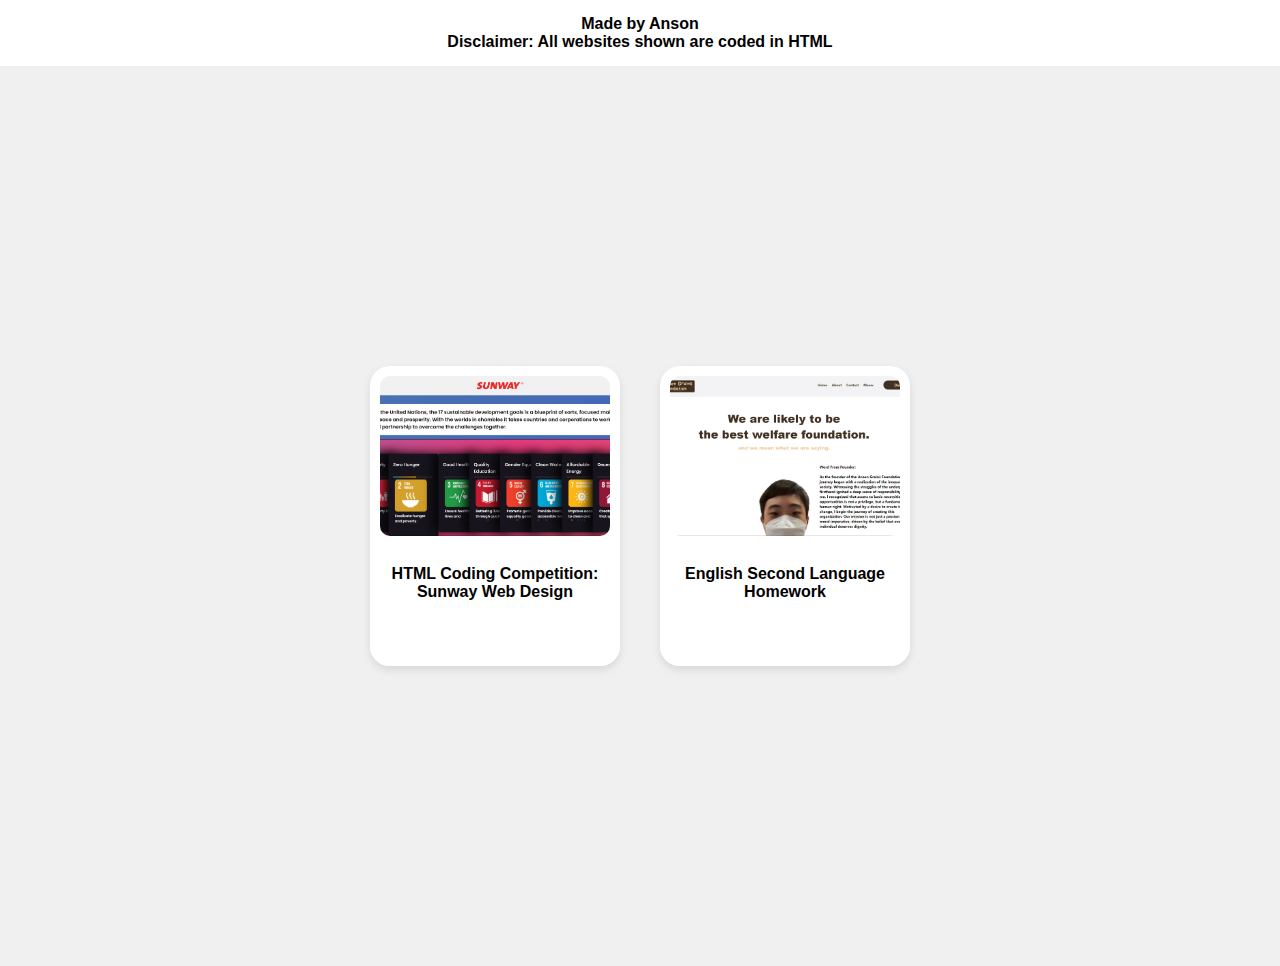
<file: index.html>
<!DOCTYPE html>
<html lang="en">
<head>
<meta charset="UTF-8">
<meta name="viewport" content="width=device-width, initial-scale=1.0">
<title>Choose a project</title>
<style>
  body {
    margin: 0;
    padding: 0;
    font-family: Arial, sans-serif;
    background-color: #f0f0f0; /* Background color of your choice */
  }
  .container {
    display: flex;
    justify-content: center;
    align-items: center;
    height: 100vh;
  }
  .box {
    width: 250px; /* Width of the box */
    height: 300px; /* Height of the box */
    background-color: #fff;
    border-radius: 20px;
    margin: 0 20px;
    box-shadow: 0 4px 8px rgba(0, 0, 0, 0.1);
    overflow: hidden;
    cursor: pointer;
    transition: transform 0.3s ease;
    text-decoration: none; /* Remove underline from links */
  }
  .box:hover {
    transform: scale(1.05);
  }
  .box img {
    width: calc(100% - 10px); /* Width of the image within the box */
    height: calc(60% - 10px); /* Height of the image within the box */
    object-fit: cover;
    border: 5px solid white; /* White border around the image */
    border-radius: 15px; /* Ensure rounded corners */
    margin: 5px; /* Space between the image and the box */
    box-sizing: border-box; /* Include border in the width and height calculation */
  }
  .content {
    padding: 15px;
    background-color: #fff;
    height: 40%; /* Height of the white box */
    text-align: center;
  }
  .content p {
    margin: 0;
    color: #000;
    font-weight: bold;
  }
  .content a {
    text-decoration: none; /* Remove underline from links */
  }

  .scrollingtext {
    white-space: nowrap;
    overflow: hidden;
    animation: scrollText 10s linear infinite;
  }

  @keyframes scrollText {
    0% {
      transform: translateX(100%);
    }
    100% {
      transform: translateX(-100%);
    }
  }

</style>
</head>
<body>
<div class="content">
  <p>Made by Anson</p>
  <p class="scrollingtext">Disclaimer: All websites shown are coded in HTML</p>
</div>
<div class="container">
  <a href="https://yeettheanson.github.io/home.html" rel="noopener noreferrer" class="box">
    <img src="sunwayfrontpic.png" alt="Sample Image">
    <div class="content">
      <p>HTML Coding Competition: Sunway Web Design</p>
    </div>
  </a>
  <a href="https://yeettheanson.github.io/homework.html" rel="noopener noreferrer" class="box">
    <img src="homeworkfrontpic.png" alt="Sample Image">
    <div class="content">
      <p>English Second Language Homework</p>
    </div>
  </a>
</div>
</body>
</html>
</file>
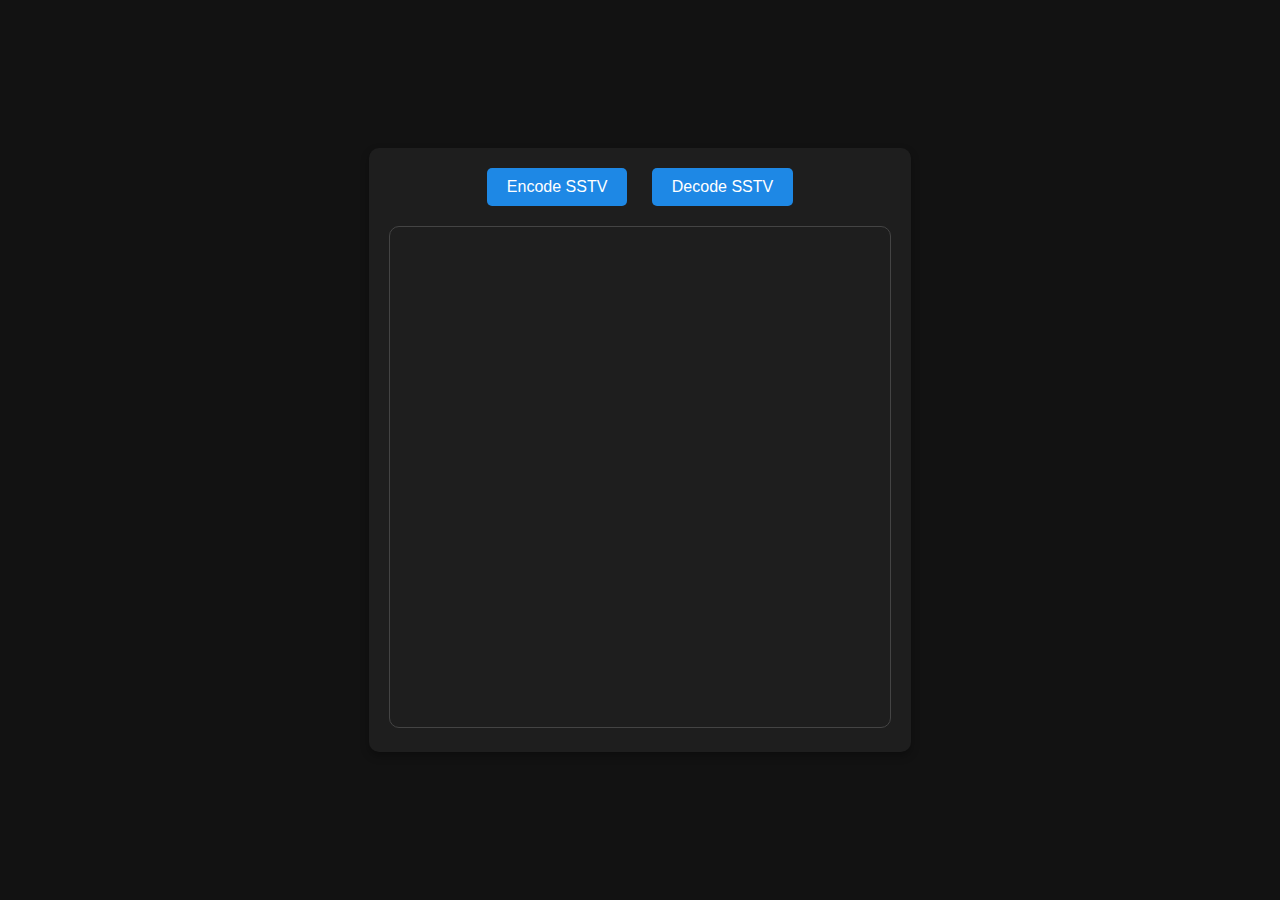
<file: AnsonSSTVProtocol/index.html>
<!DOCTYPE html>
<html lang="en">
<head>
    <meta charset="UTF-8">
    <meta name="viewport" content="width=device-width, initial-scale=1.0">
    <title>AnsonSSTVProtocol</title>
    <link rel="stylesheet" href="styles.css">
</head>
<body>
    <div class="container">
        <div class="buttons">
            <button id="encodeSSTV">Encode SSTV</button>
            <button id="decodeSSTV">Decode SSTV</button>
        </div>
        <div id="drop-area" class="drop-area">
            <p>Drag & Drop an image here or click to select one</p>
            <input type="file" id="fileInput" accept="image/*" />
        </div>
        <canvas id="canvas" width="500" height="500"></canvas>
    </div>
    <script src="script.js"></script>
</body>
</html>
</file>
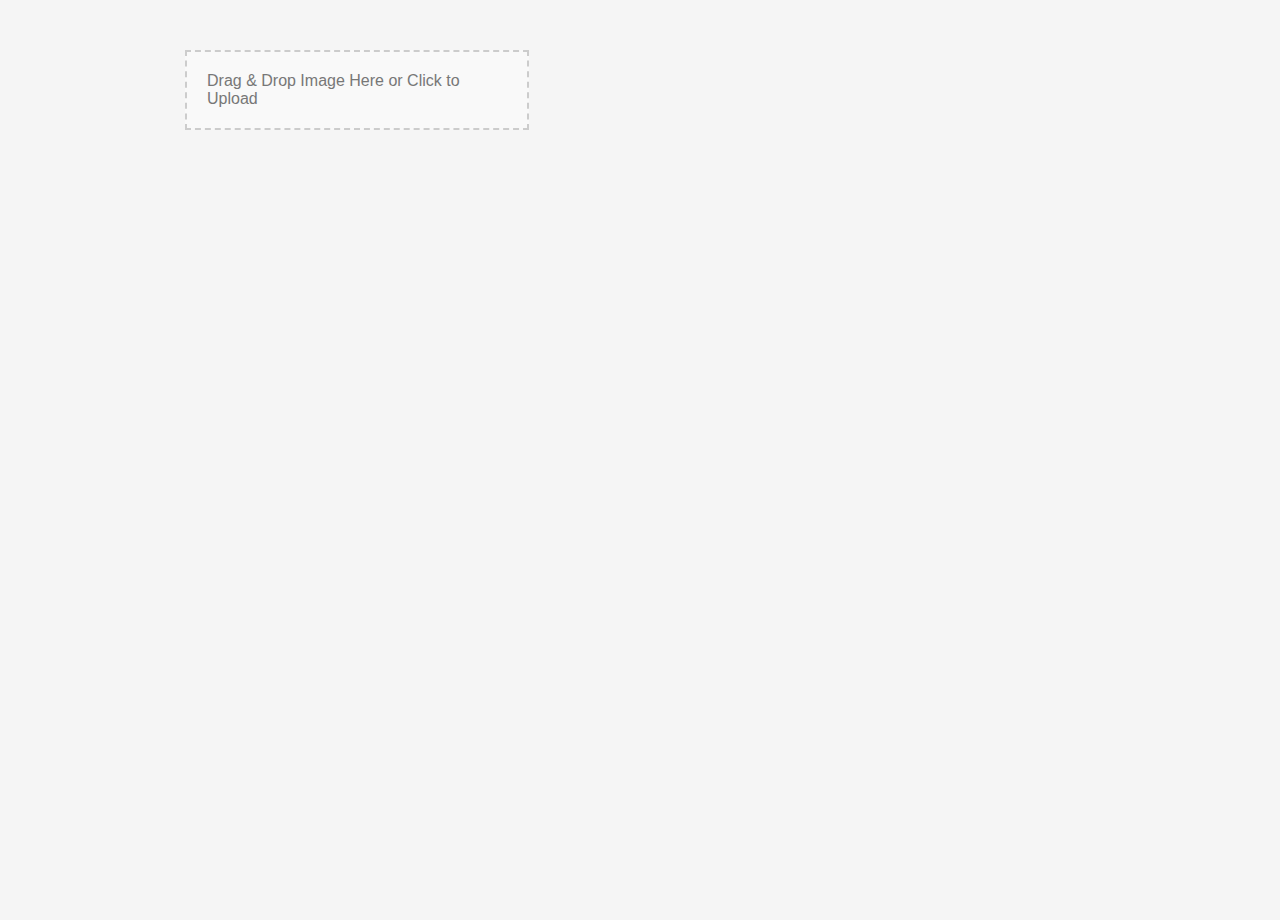
<file: html/index.html>
<!DOCTYPE html>
<html lang="en">
<head>
    <meta charset="UTF-8">
    <meta name="viewport" content="width=device-width, initial-scale=1.0">
    <title>Are you Bartosz?</title>
    <link rel="stylesheet" href="styles.css">
</head>
<body>
    <div class="container">
        <div class="left-column">
            <div id="uploadBox" class="upload-box full-width-upload-box">
                <p>Drag & Drop Image Here or Click to Upload</p>
                <input type="file" id="imageUpload">
            </div>
            
            <canvas id="imageCanvas"></canvas>
            <div id="matrix" class="matrix"></div>
        </div>
        <div class="right-column">
        </div>
    </div>

    <script src="script.js"></script>
</body>
</html>
</file>
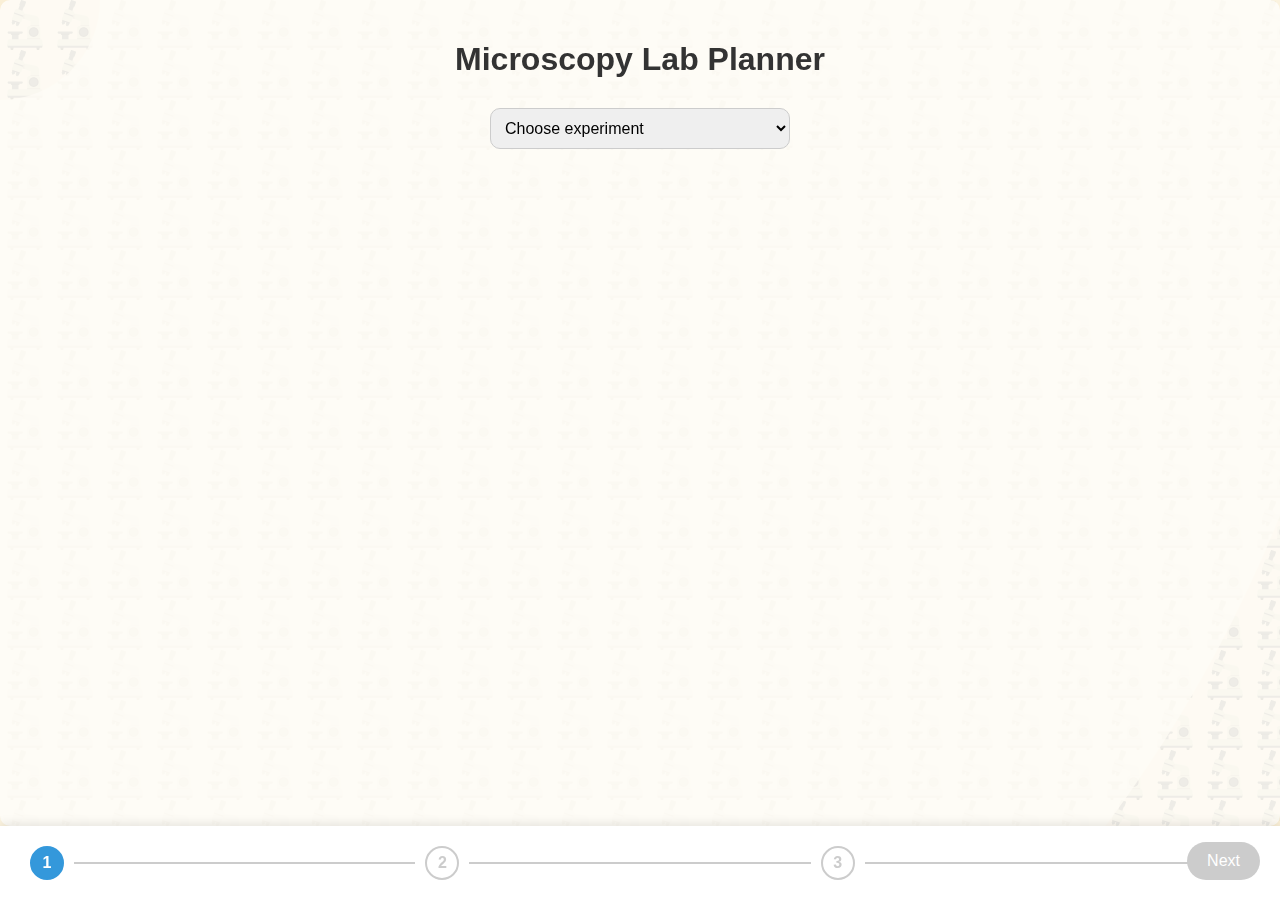
<file: microscopy/index.html>
<!DOCTYPE html>
<html lang="en">
<head>
    <meta charset="UTF-8">
    <meta name="viewport" content="width=device-width, initial-scale=1.0">
    <title>Microscopy Lab Planner</title>
    <link rel="stylesheet" href="styles.css">
</head>
<body>
    <div id="app">
        <div class="container">
            <h1>Microscopy Lab Planner</h1>
            <div id="stage-content"></div>
        </div>
        <div class="footer">
            <div class="progress-container">
                <div class="progress-stage" data-stage="1">1</div>
                <div class="progress-line"></div>
                <div class="progress-stage" data-stage="2">2</div>
                <div class="progress-line"></div>
                <div class="progress-stage" data-stage="3">3</div>
                <div class="progress-line"></div>
                <div class="progress-stage" data-stage="4">4</div>
            </div>
            <button id="next-button" class="next-button" disabled>Next</button>
        </div>
    </div>
    <div class="spotlight" id="spotlight"></div>
    <script src="script.js"></script>
</body>
</html>
</file>
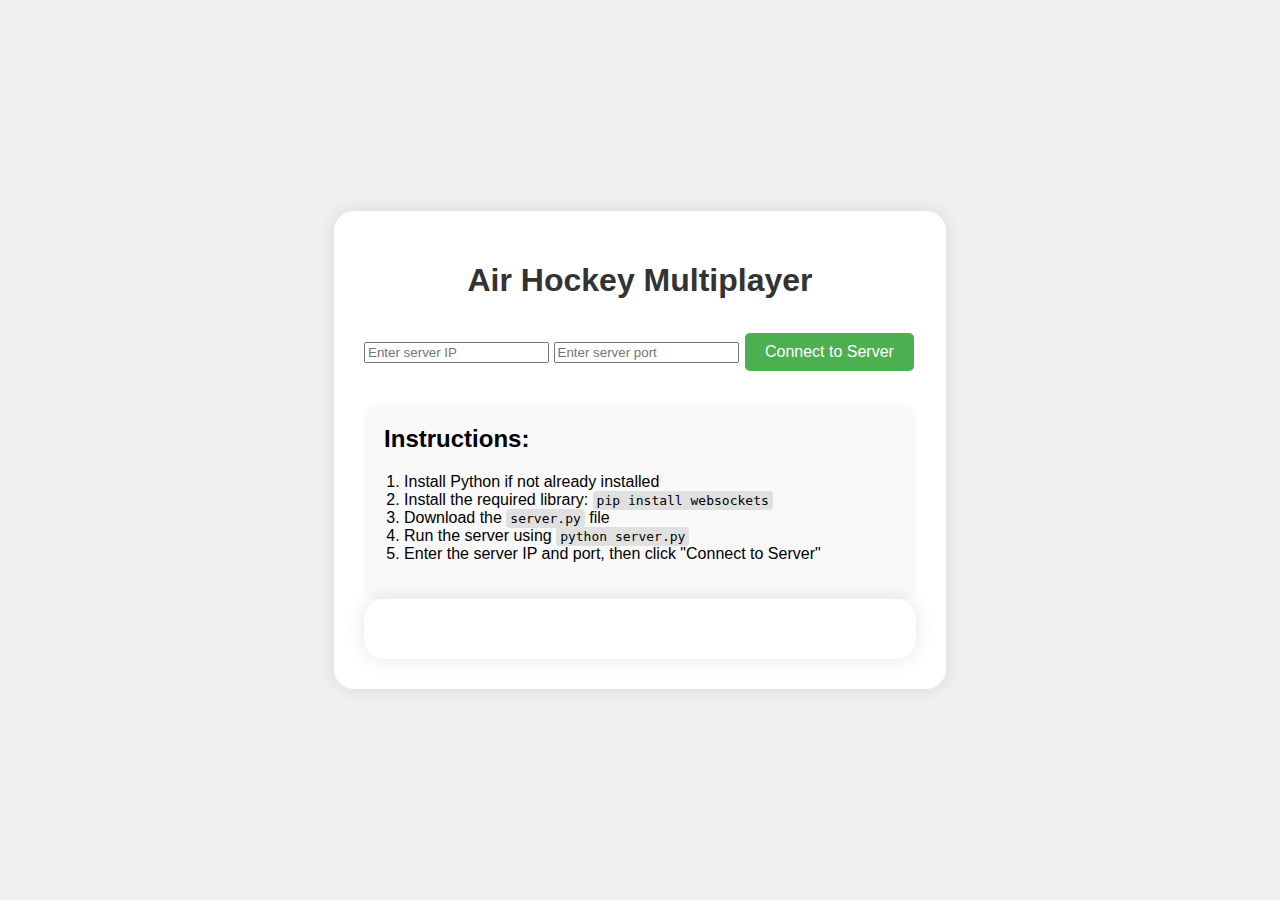
<file: MultiplayerAirHockey/index.html>
<!DOCTYPE html>
<html lang="en">
<head>
    <meta charset="UTF-8">
    <meta name="viewport" content="width=device-width, initial-scale=1.0">
    <title>Air Hockey Multiplayer</title>
    <link rel="stylesheet" href="styles.css">
</head>
<body>
    <div class="container">
        <h1>Air Hockey Multiplayer</h1>
        <div id="connection-container">
            <input type="text" id="server-ip" placeholder="Enter server IP">
            <input type="text" id="server-port" placeholder="Enter server port">
            <button id="connect-button">Connect to Server</button>
        </div>
        <div id="controls-container" style="display:none;">
            <div id="game-controls">
                <div class="join-container">
                    
                    <input type="text" id="join-code" placeholder="Enter code">
                    <button id="join-button">Join Server</button>
                    <button id="host-button">Host Server</button>
                </div>
            </div>
            <div id="user-list-container" style="display:none;">
                <h2>Users in Room</h2>
                <ul id="user-list-ul"></ul>
            </div>
        </div>
        <div id="status-message"></div>
        <div class="instructions">
            <h2>Instructions:</h2>
            <ol>
                <li>Install Python if not already installed</li>
                <li>Install the required library: <code>pip install websockets</code></li>
                <li>Download the <code>server.py</code> file</li>
                <li>Run the server using <code>python server.py</code></li>
                <li>Enter the server IP and port, then click "Connect to Server"</li>
            </ol>
        </div>
        <div class="container">
            <div class="game-box">
                <canvas id="hockeyTable" width="800" height="500"></canvas>
                <button id="startButton" class="start-button">Start Game</button>
                <div id="winnerMessage" class="winner-message"></div>
            </div>
        </div>
    </div>
    <script src="script.js"></script>
</body>
</html>
</file>
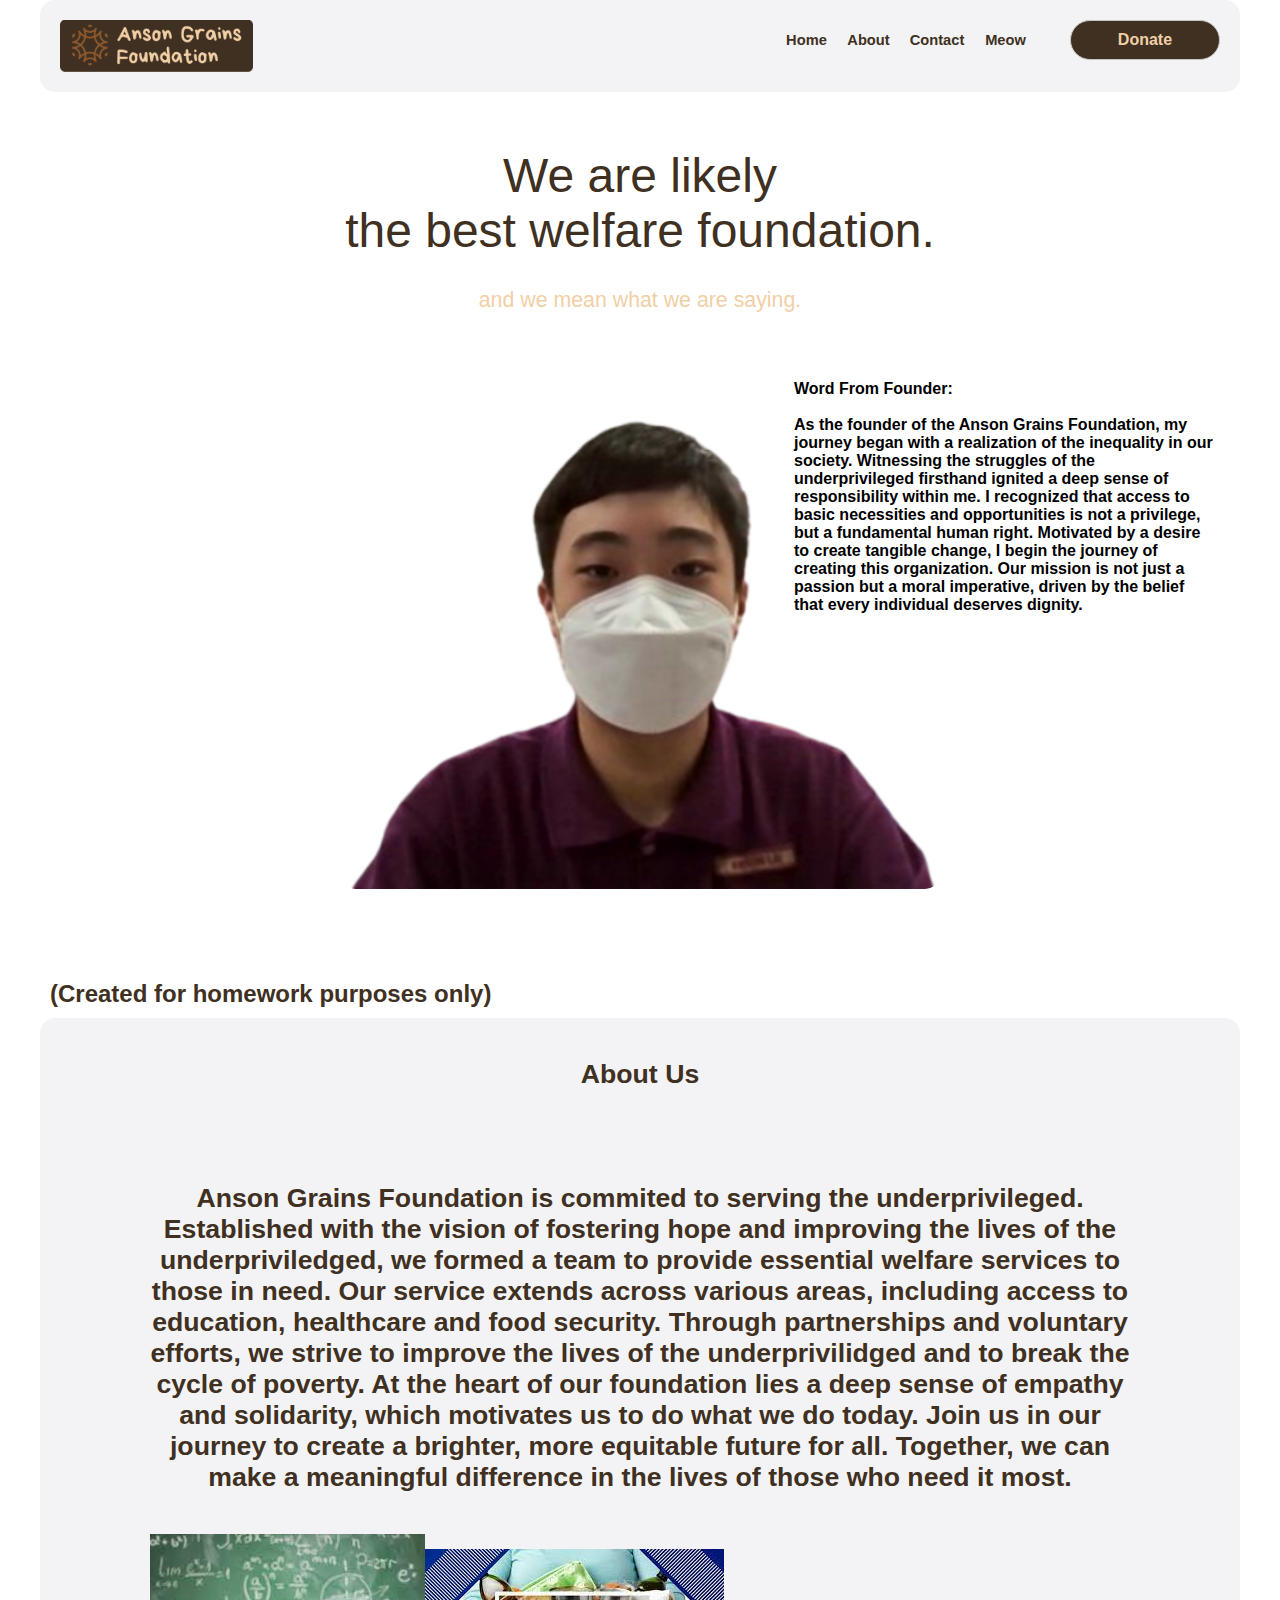
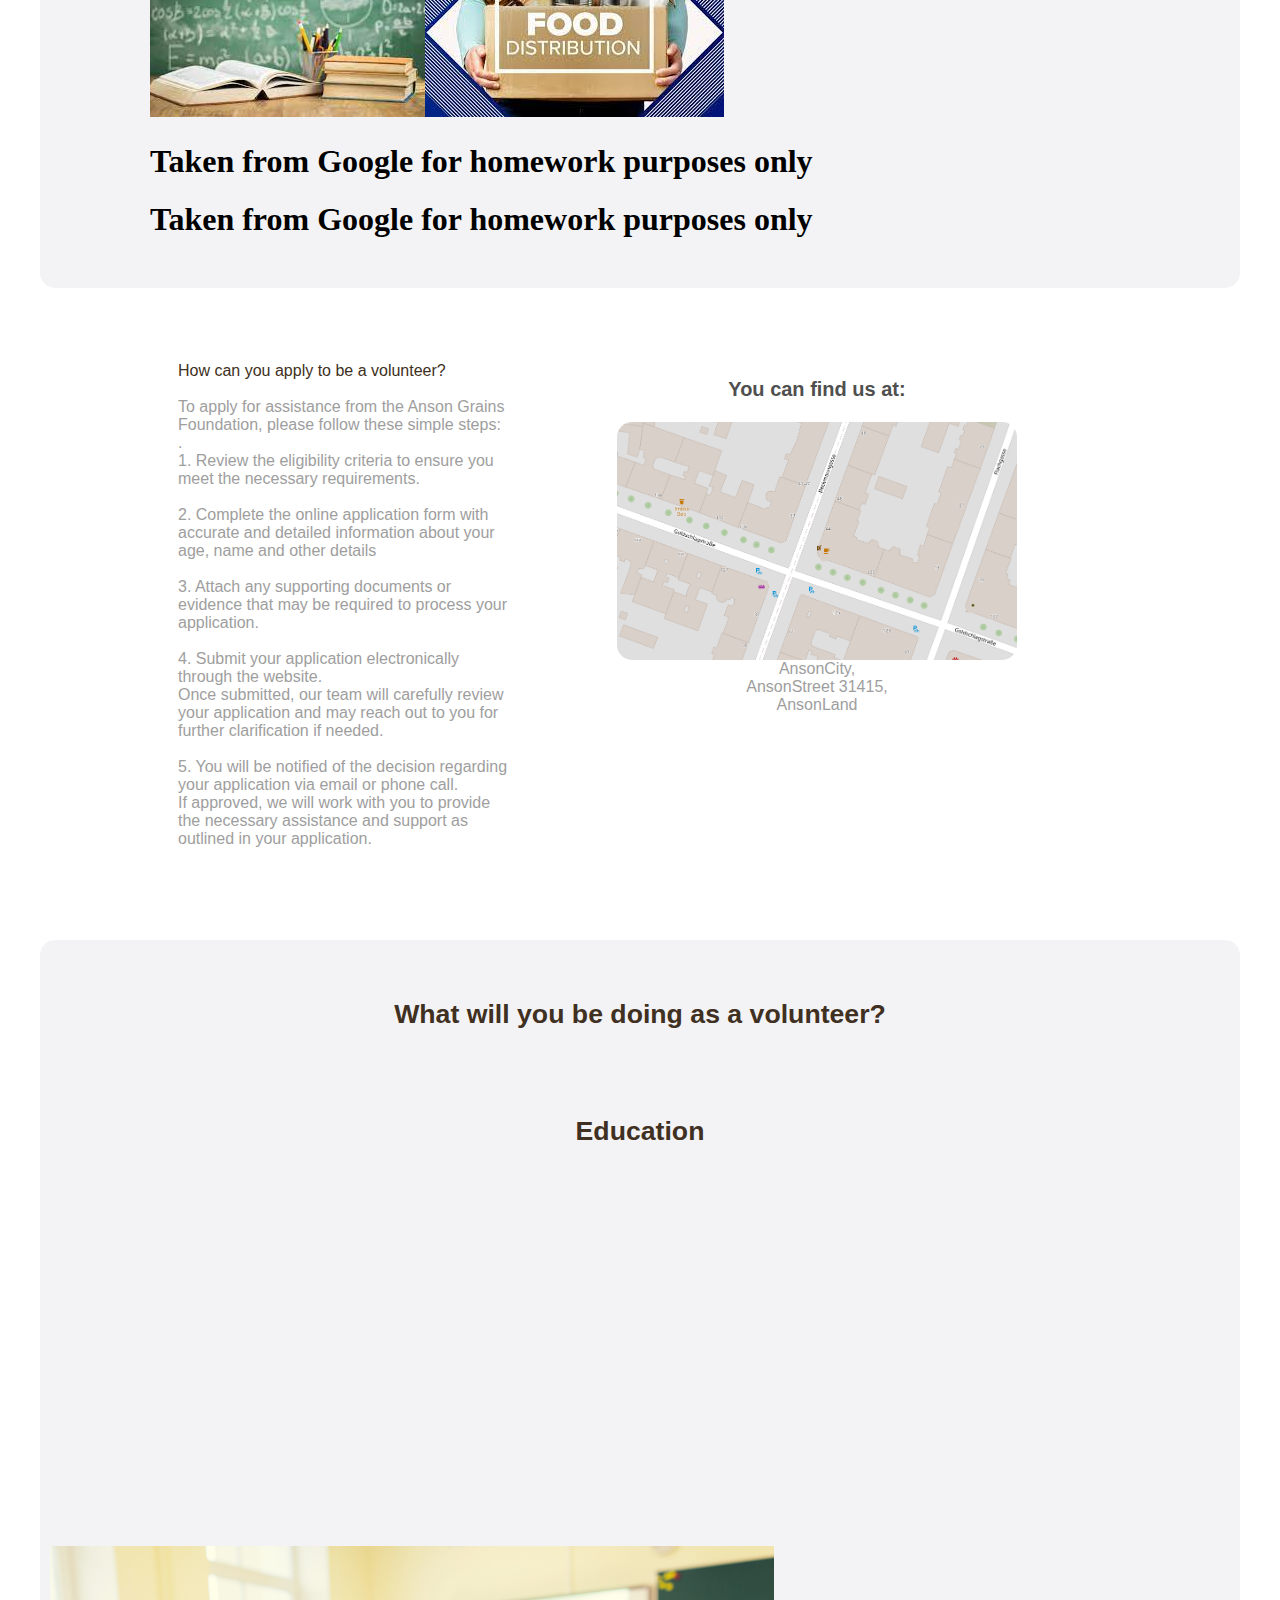
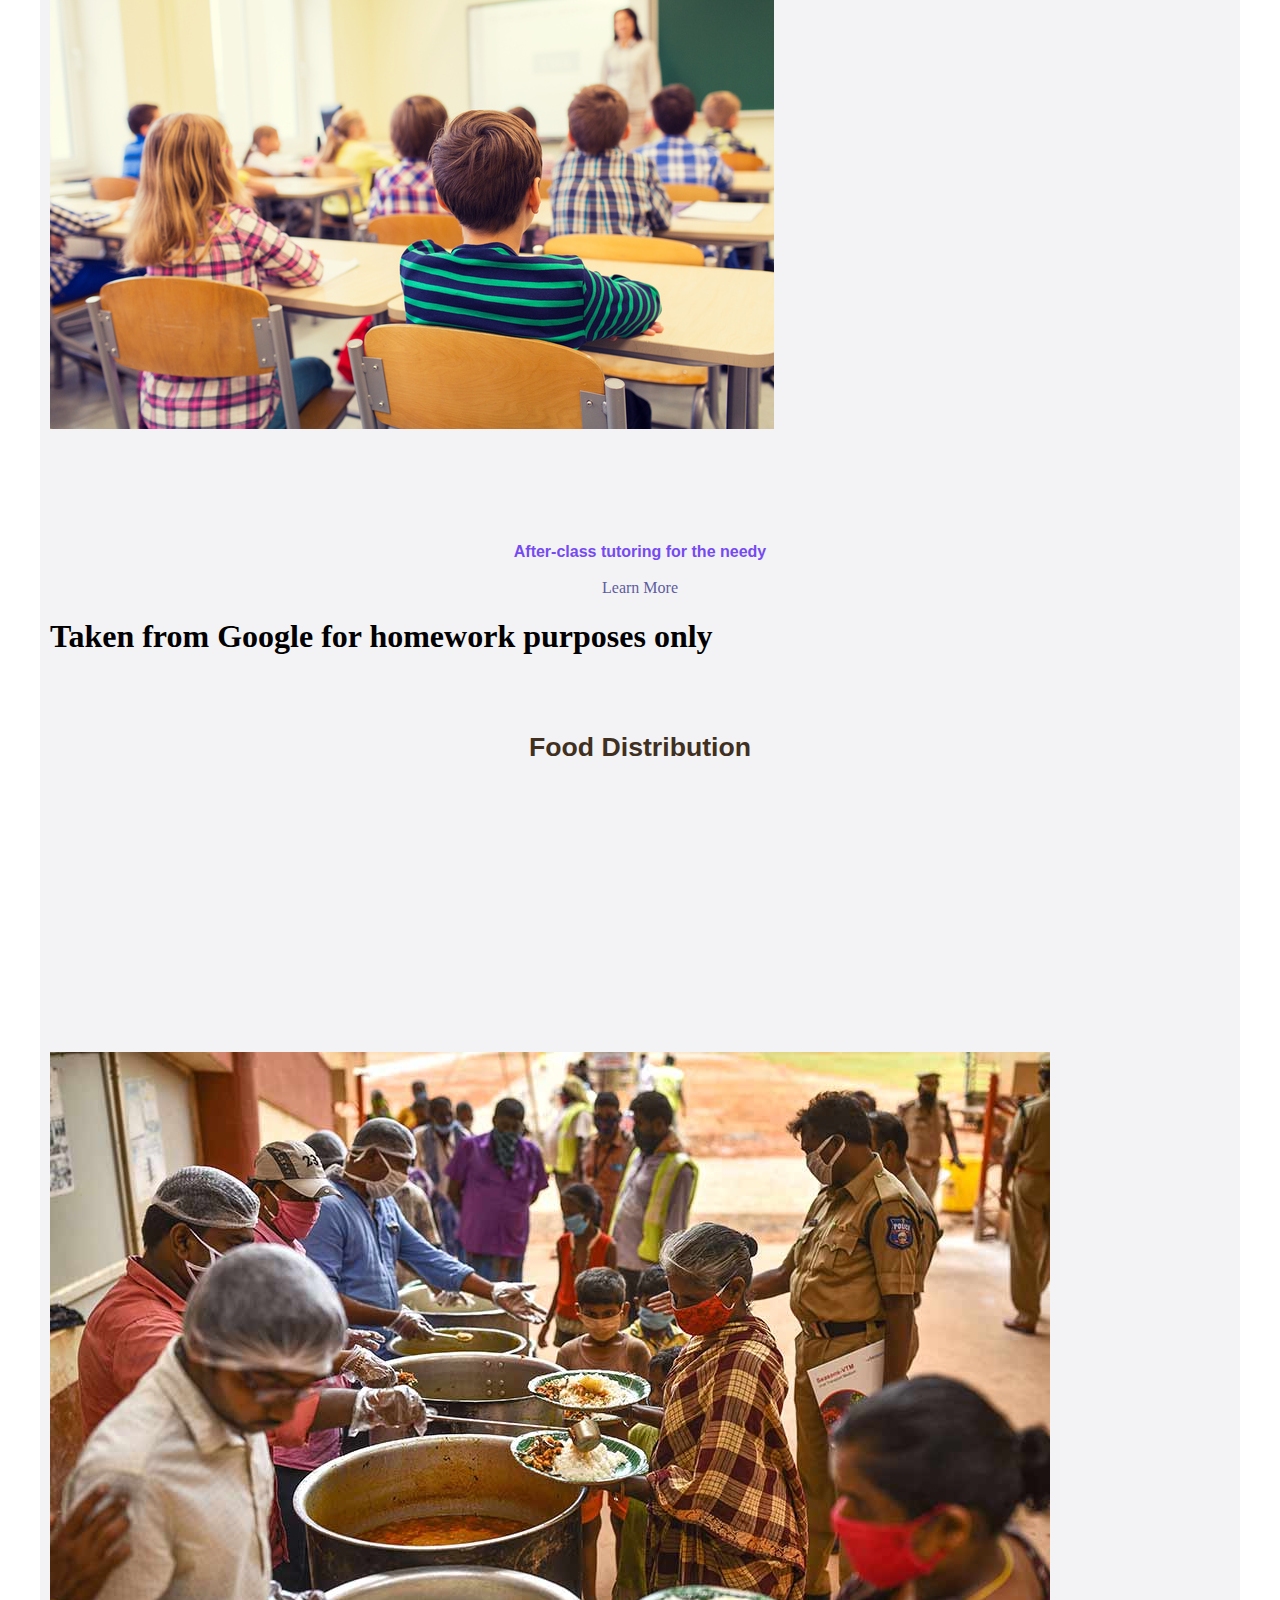
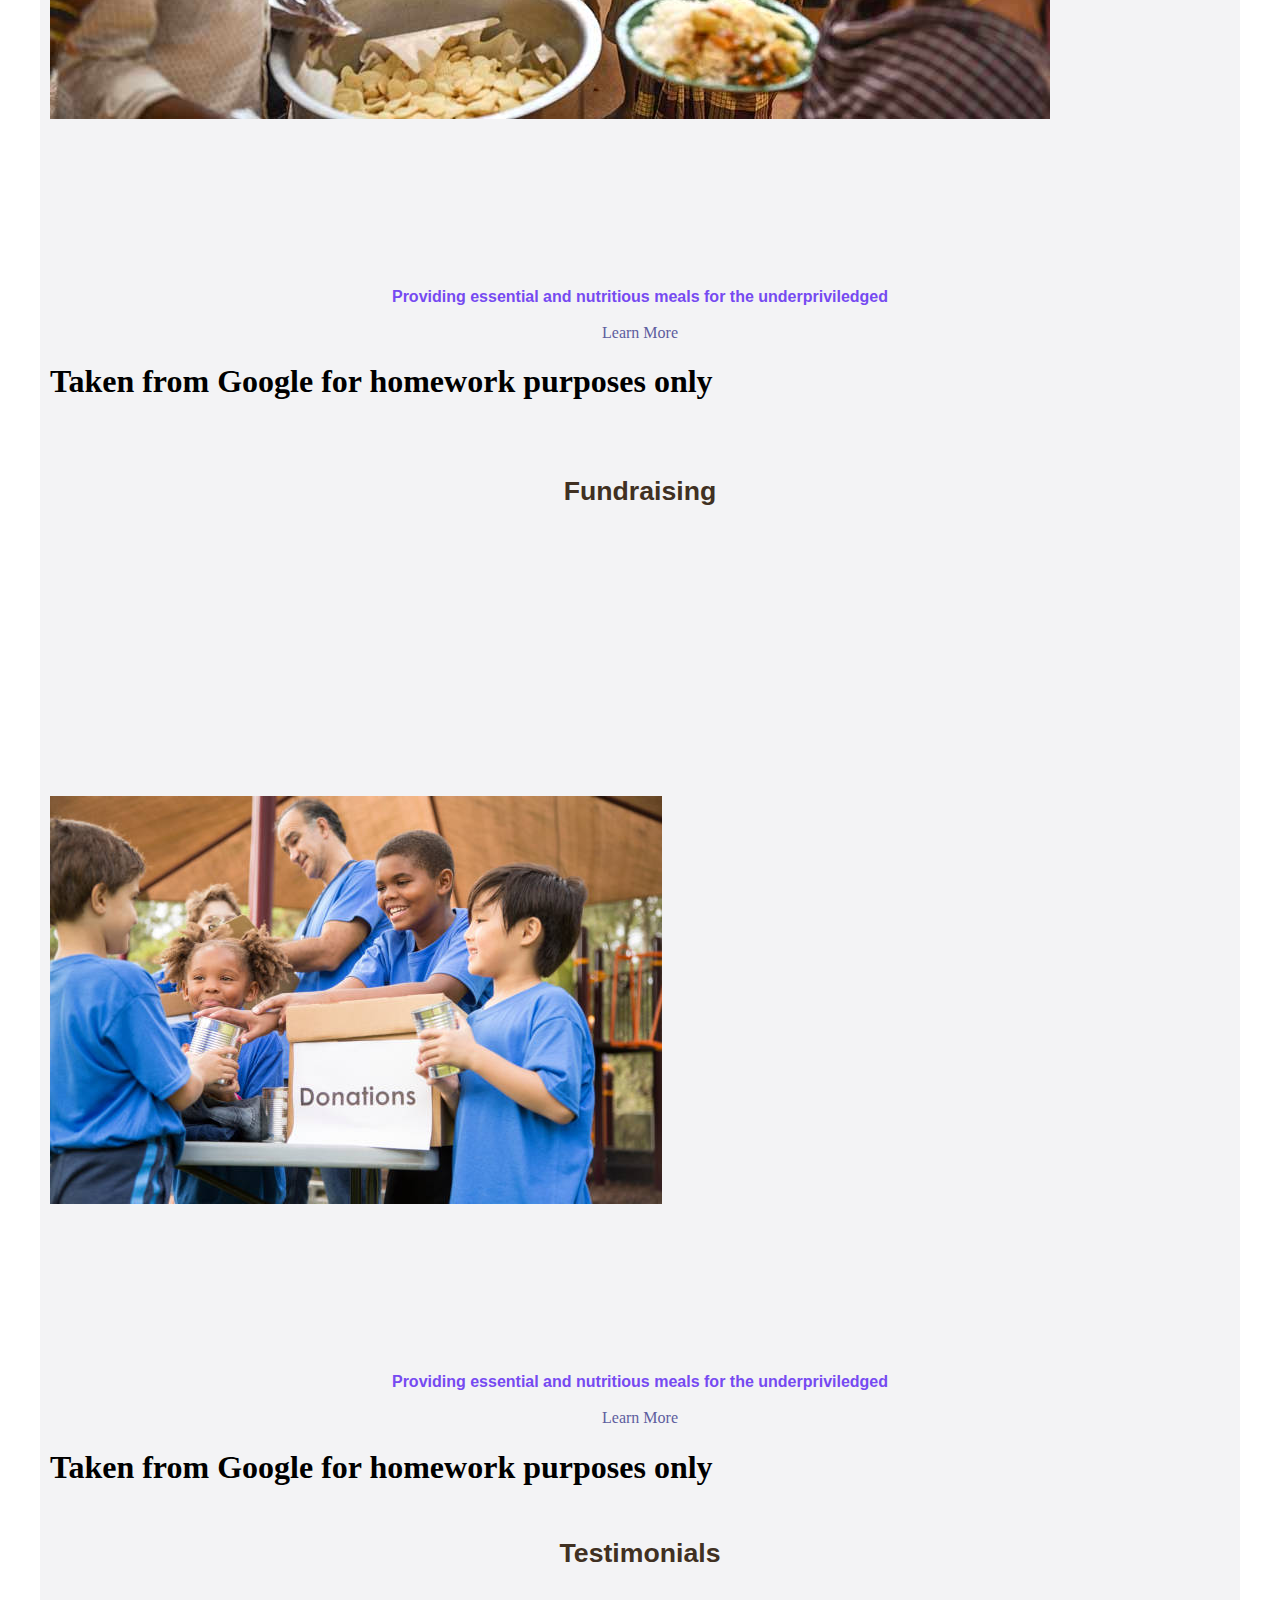
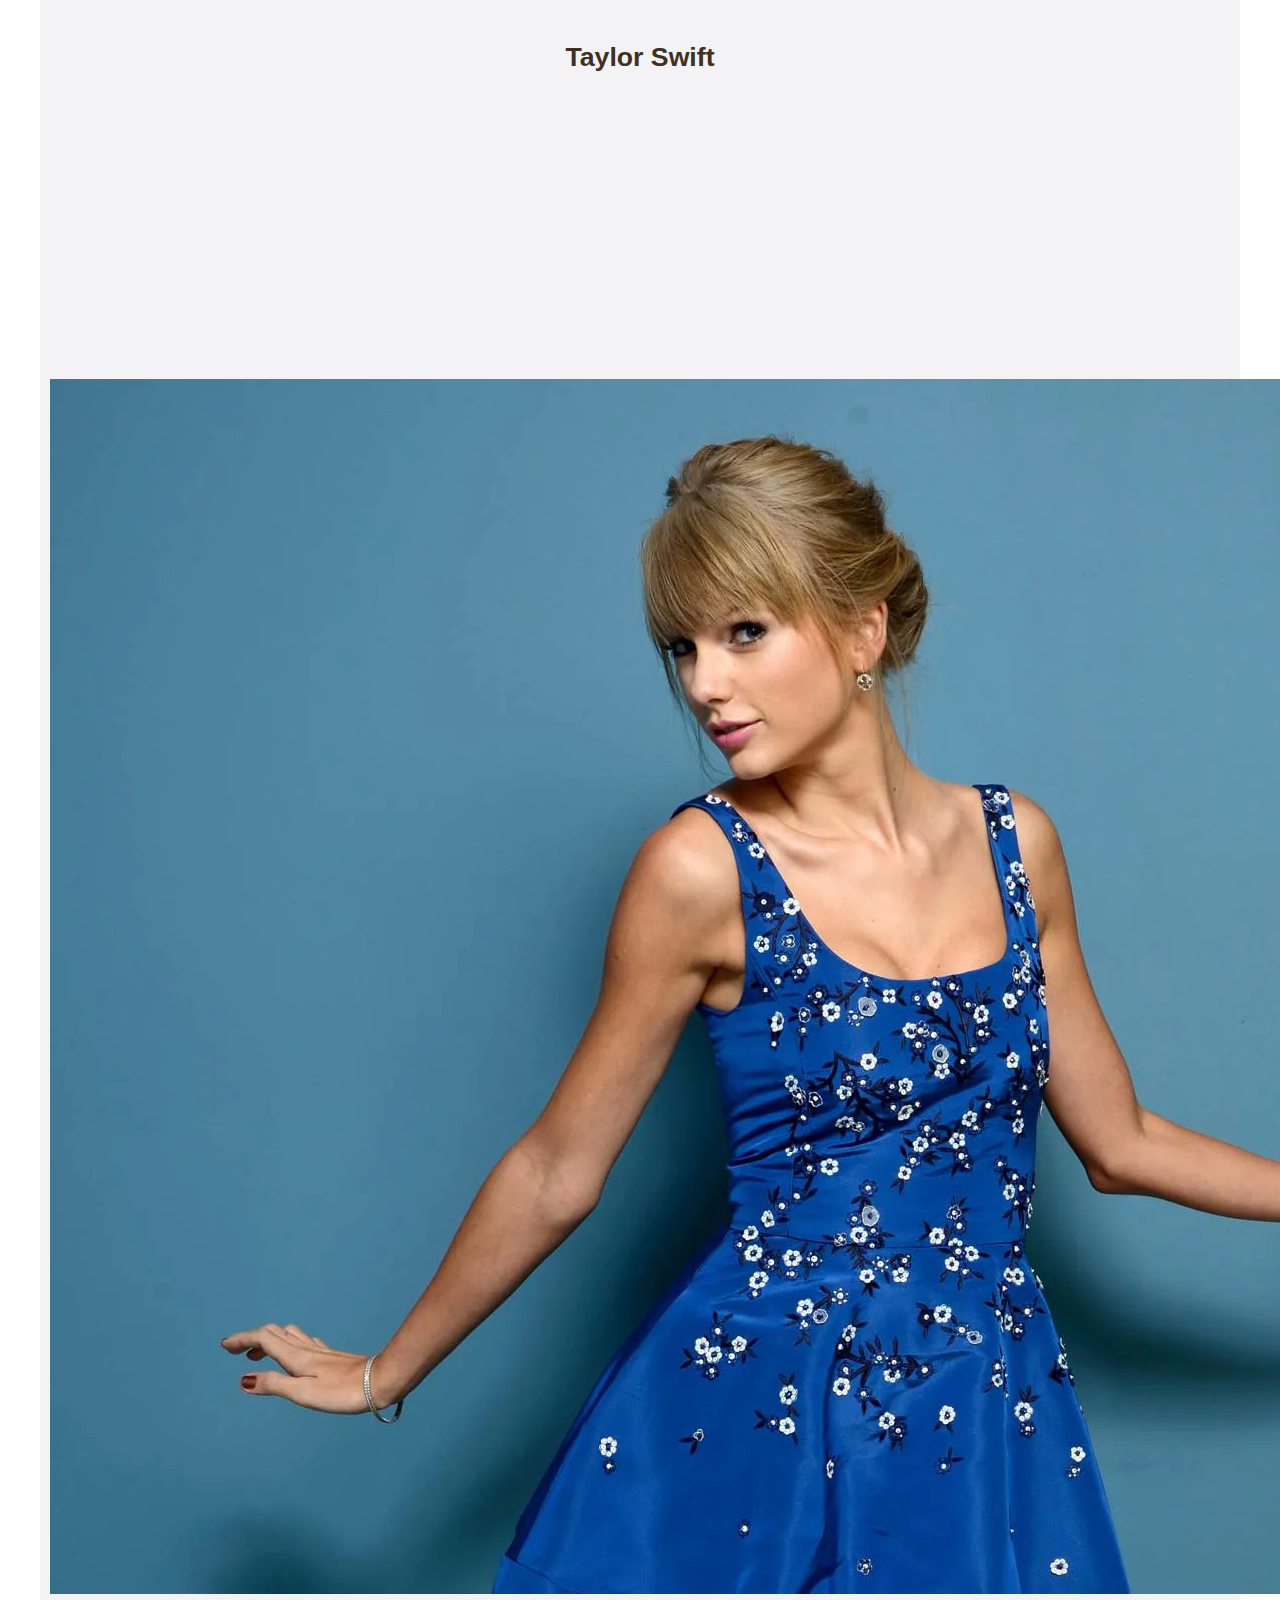
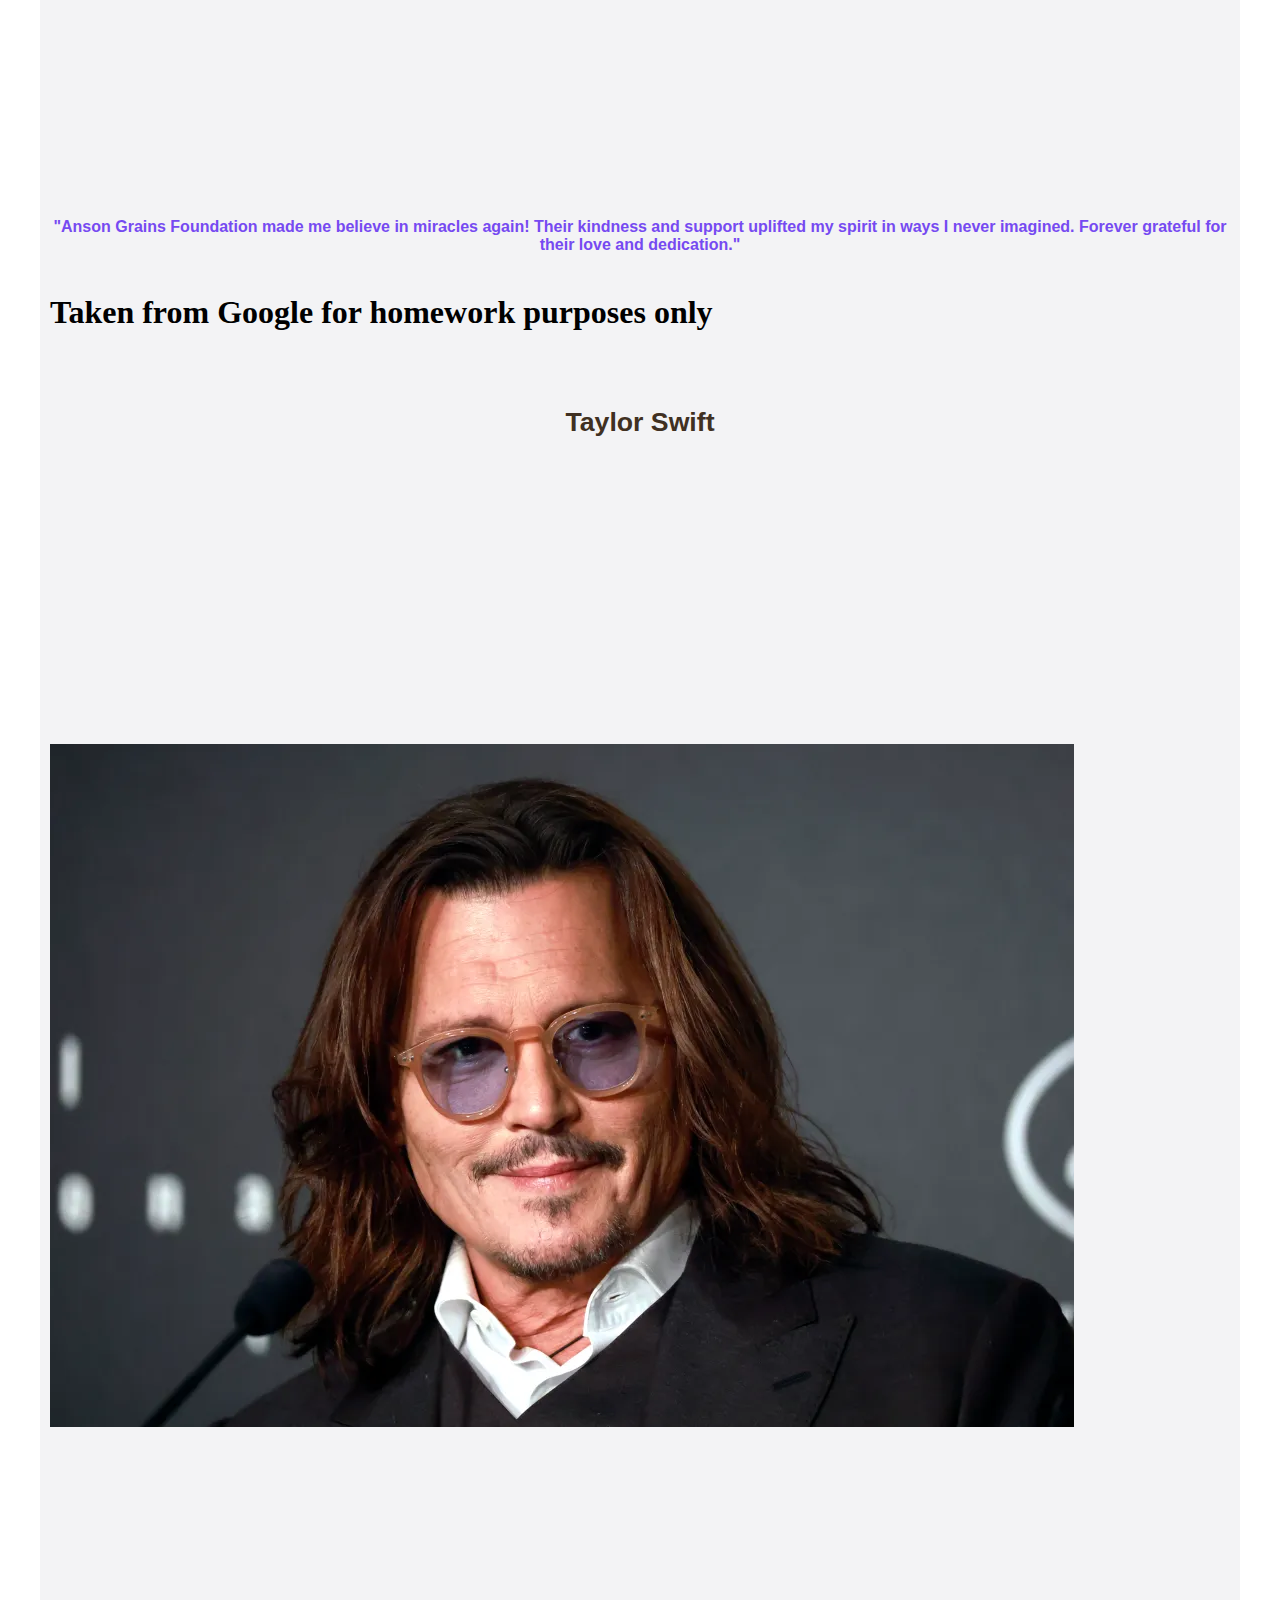
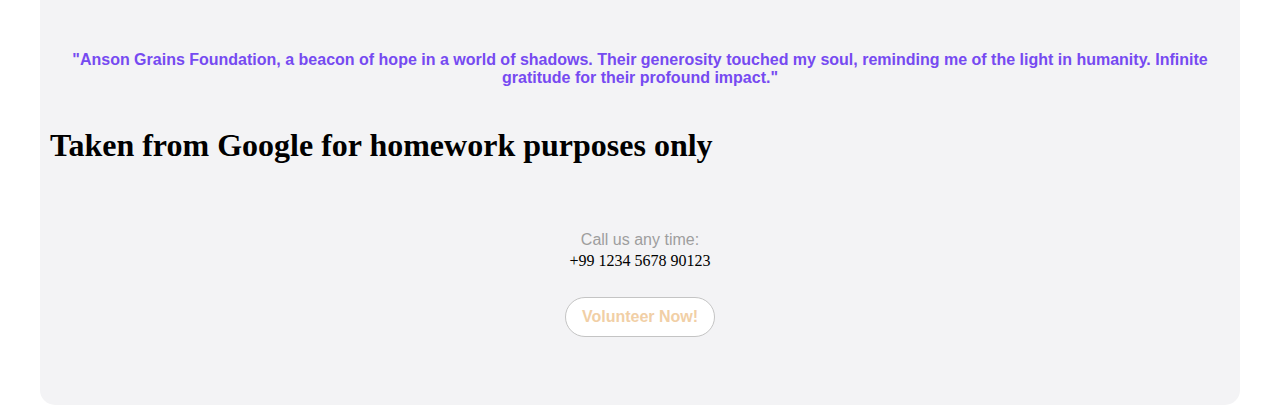
<file: homework.html>
<!DOCTYPE html>
<html> 
<head>
	<meta charset="utf-8">
	<meta name="viewport" content="width=device-width, initial-scale=1">
	<meta name="generator" content="RocketCake">
	<title></title>
	<link rel="stylesheet" type="text/css" href="index_html.css">
</head>
<body>
<div class="textstyle1">
<div id="container_a8bef60"><div class="textstyle2"><div id="container_29ee7549"><div id="container_29ee7549_padding" ><div class="textstyle2"><div id="container_23dd7d16"><div id="container_23dd7d16_padding" ><div class="textstyle2"><img src="logo.png" width="1920" height="513" id="img_5367cd03" alt="" title="" /></div>
<div style="clear:both"></div></div></div><div id="container_61f69dfd"><div id="container_61f69dfd_padding" ><div class="textstyle3">  <div id="menu_15070e93">
    <div  class="menuholder1"><a href="javascript:void(0);">
	<div id="menuentry_65d20358"  class="menustyle1 menu_15070e93_mainMenuEntry mobileEntry">
		<div class="menuentry_text1">
      <span class="textstyle4">&#8801;</span>
		</div>
	</div>
</a>
<a href="javascript:void(0);">
	<div id="menuentry_5687a04e"  class="menustyle2 menu_15070e93_mainMenuEntry normalEntry">
		<div class="menuentry_text2">
      <span class="textstyle5">Home</span>
		</div>
	</div>
</a>
<a href="" style="text-decoration:none">
	<div id="menuentry_1ac047bb"  class="menustyle3 menu_15070e93_mainMenuEntry normalEntry">
		<div class="menuentry_text2">
      <span class="textstyle5">About</span>
		</div>
	</div>
</a>
<a href="" style="text-decoration:none">
	<div id="menuentry_18f46d01"  class="menustyle4 menu_15070e93_mainMenuEntry normalEntry">
		<div class="menuentry_text2">
      <span class="textstyle5">Contact</span>
		</div>
	</div>
</a>
<a href="javascript:void(0);">
	<div id="menuentry_3e2f4515"  class="menustyle5 menu_15070e93_mainMenuEntry normalEntry">
		<div class="menuentry_text2">
      <span class="textstyle5">Meow</span>
		</div>
	</div>
</a>

	<script type="text/javascript" src="wsp_menu.js"></script>
	<script type="text/javascript">
		var js_menu_15070e93= new wsp_menu('menu_15070e93', 'menu_15070e93', 10, null, true);

		js_menu_15070e93.createMenuForItem('menuentry_65d20358', ["      <span class=\"textstyle6\">Home</span> ", 'javascript:void(0);', '',
		                                   "      <span class=\"textstyle6\">&#160;&#160;&#160;Hi</span> ", 'javascript:void(0);', '',
		                                   "      <span class=\"textstyle6\">&#160;&#160;&#160;This is an</span> ", 'javascript:void(0);', '',
		                                   "      <span class=\"textstyle6\">&#160;&#160;&#160;Easter egg</span> ", 'javascript:void(0);', '',
		                                   "      <span class=\"textstyle6\">About</span> ", '', '',
		                                   "      <span class=\"textstyle6\">&#160;&#160;&#160;nice</span> ", 'javascript:void(0);', '',
		                                   "      <span class=\"textstyle6\">Contact</span> ", '', '',
		                                   "      <span class=\"textstyle6\">&#160;&#160;&#160;you found an</span> ", 'javascript:void(0);', '',
		                                   "      <span class=\"textstyle6\">&#160;&#160;&#160;easter egg</span> ", 'javascript:void(0);', '',
		                                   "      <span class=\"textstyle6\">Meow</span> ", 'javascript:void(0);', '']);
		js_menu_15070e93.createMenuForItem('menuentry_5687a04e', ["      <span class=\"textstyle6\">Hi</span> ", 'javascript:void(0);', '',
		                                   "      <span class=\"textstyle7\">This is an</span> ", 'javascript:void(0);', '',
		                                   "      <span class=\"textstyle7\">Easter egg</span> ", 'javascript:void(0);', '']);
		js_menu_15070e93.createMenuForItem('menuentry_1ac047bb', ["      <span class=\"textstyle7\">nice</span> ", 'javascript:void(0);', '']);
		js_menu_15070e93.createMenuForItem('menuentry_18f46d01', ["      <span class=\"textstyle7\">you found an</span> ", 'javascript:void(0);', '',
		                                   "      <span class=\"textstyle7\">easter egg</span> ", 'javascript:void(0);', '']);
		js_menu_15070e93.createMenuForItem('menuentry_3e2f4515', []);

	</script>
      </div>
    </div>
  <a href="https://" style="text-decoration:none"><div id="button_56d2fcb6">
    <div class="vcenterstyle1"><div class="vcenterstyle2">      <div class="textstyle2">
        </div>
      <div class="textstyle1">
        <span class="textstyle8">Donate</span>
        </div>
      </div></div>
    </div></a>
</div>
<div style="clear:both"></div></div></div></div>
<div style="clear:both"></div></div></div><div id="container_7b56f8c2"><div id="container_7b56f8c2_padding" ><div class="textstyle2"><span class="textstyle9"><br/><br/></span><div id="container_6008bb2e"><div id="container_6008bb2e_padding" ><div class="textstyle1">  <span class="textstyle10">We are likely<br/>the best welfare foundation.</span>
</div>
<div class="textstyle2"></div>
</div></div></div>
<div class="textstyle1"><span class="textstyle11">and we mean what we are saying.<br/></span><span class="textstyle12"> <br/></span><img src="founder.png" width="1242" height="1080" id="img_63e95b3a" alt="" title="" /></div>
<div class="textstyle2"><div id="container_b0df8f6"><div id="container_b0df8f6_padding" ><div class="textstyle2">  <span class="textstyle13">Word From Founder:<br/><br/>As the founder of the Anson Grains Foundation, my journey began with a realization of the inequality in our society. Witnessing the struggles of the underprivileged firsthand ignited a deep sense of responsibility within me. I recognized that access to basic necessities and opportunities is not a privilege, but a fundamental human right. Motivated by a desire to create tangible change, I begin the journey of creating this organization. Our mission is not just a passion but a moral imperative, driven by the belief that every individual deserves dignity.<br/></span>
</div>
</div></div></div>
<div class="textstyle1"><span class="textstyle12"><br/></span></div>
<div class="textstyle2"><span class="textstyle9"><br/><br/></span><div id="text_518754ee"><div class="textstyle2">  <span class="textstyle14">(Created for homework purposes only)</span>
</div>
</div></div>
<div style="clear:both"></div></div></div><div id="container_438337b7"><div id="container_438337b7_padding" ><div class="textstyle1"><span class="textstyle15"><br/>About Us<br/><br/><br/><br/>Anson Grains Foundation is commited to serving the underprivileged. Established with the vision of fostering hope and improving the lives of the underpriviledged, we formed a team to provide essential welfare services to those in need. Our service extends across various areas, including access to education, healthcare and food security. Through partnerships and voluntary efforts, we strive to improve the lives of the underprivilidged and to break the cycle of poverty. At the heart of our foundation lies a deep sense of empathy and solidarity, which motivates us to do what we do today. Join us in our journey to create a brighter, more equitable future for all. Together, we can make a meaningful difference in the lives of those who need it most.<br/><br/></span><div id="container_7912be8c"><div id="container_7912be8c_padding" ><div class="textstyle2"><img src="download.jpeg" width="275" height="183" id="img_70954eb3" alt="" title="" /><img src="download__1_.jpeg" width="299" height="168" id="img_756977fa" alt="" title="" /><h1 id="heading_39cca7a0">Taken from Google for homework purposes only</h1><h1 id="heading_36419ac0">Taken from Google for homework purposes only</h1></div>
<div style="clear:both"></div></div></div></div>
<div class="textstyle2"><span class="textstyle16"><br/></span></div>
<div style="clear:both"></div></div></div><div id="container_77363bda"><div id="container_77363bda_padding" ><div class="textstyle2"><span class="textstyle17"><br/><br/></span></div>
<div class="textstyle1"><div id="container_1da729e9"><div id="container_1da729e9_padding" ><div class="textstyle2"><span class="textstyle18"><br/></span><span class="textstyle19">How can you apply to be a volunteer?</span><span class="textstyle20"><br/><br/>To apply for assistance from the Anson Grains Foundation, please follow these simple steps:<br/>.<br/>1. Review the eligibility criteria to ensure you meet the necessary requirements.<br/><br/>2. Complete the online application form with accurate and detailed information about your age, name and other details<br/><br/>3. Attach any supporting documents or evidence that may be required to process your application.<br/><br/>4. Submit your application electronically through the website.<br/>Once submitted, our team will carefully review your application and may reach out to you for further clarification if needed.<br/><br/>5. You will be notified of the decision regarding your application via email or phone call.<br/>If approved, we will work with you to provide the necessary assistance and support as outlined in your application.</span><span class="textstyle18"><br/></span><span class="textstyle21"><br/><br/></span></div>
</div></div><div id="container_3aab6ea4"><div id="container_3aab6ea4_padding" ><div class="textstyle1"><span class="textstyle22"><br/>You can find us at:</span><span class="textstyle18"><br/><br/></span><img src="map.png" width="903" height="537" id="img_55674728" alt="" title="" /><span class="textstyle18"><br/></span><span class="textstyle20">AnsonCity,<br/>AnsonStreet 31415,<br/>AnsonLand</span><span class="textstyle18"><br/><br/></span></div>
<div style="clear:both"></div></div></div><span class="textstyle23"><br/><br/></span></div>
<div style="clear:both"></div></div></div><div id="container_433edc8a"><div id="container_433edc8a_padding" ><div class="textstyle2"><span class="textstyle17"><br/></span><div id="container_22bff3a2"><div id="container_22bff3a2_padding" ><div class="textstyle1"><span class="textstyle15"><br/>What will you be doing as a volunteer? <br/><br/></span><div id="container_5355ec6"><div id="container_5355ec6_padding" ><div class="textstyle1"><div id="container_77b41708"><div id="container_77b41708_padding" ><div class="textstyle2"></div>
<div class="textstyle1"><span class="textstyle24"><br/></span><span class="textstyle15">Education<br/><br/><br/><br/><br/></span><span class="textstyle24"><br/><br/><br/><br/><br/></span></div>
<div class="textstyle2">  <img src="istock_499343530.jpg" width="724" height="483" id="img_1669005b" alt="" title="" />
</div>
<div class="textstyle1">  <span class="textstyle24"><br/><br/></span>
<span class="textstyle25"> After-class tutoring for the needy</span><span class="textstyle16"><br/><br/></span>  <a href="" style="text-decoration:none"><div id="button_2120d1ae">
    <div class="vcenterstyle1"><div class="vcenterstyle2">      <div class="textstyle2">
        </div>
      <div class="textstyle1">
        <span class="textstyle26">Learn More</span>
        </div>
      </div></div>
    </div></a>
</div>
<div class="textstyle2"><h1 id="heading_7d1e410e">Taken from Google for homework purposes only</h1></div>
<div style="clear:both"></div></div></div><div id="container_313f930"><div id="container_313f930_padding" ><div class="textstyle2"></div>
<div class="textstyle1"><span class="textstyle24"><br/></span><span class="textstyle15">Food Distribution<br/><br/><br/><br/><br/></span><span class="textstyle24"><br/><br/><br/></span></div>
<div class="textstyle2">  <img src="food_distribution_20200825.jpg" width="1000" height="667" id="img_3ef7e28a" alt="" title="" />
</div>
<div class="textstyle1"><span class="textstyle24"><br/><br/><br/></span><span class="textstyle25">Providing essential and nutritious meals for the underpriviledged</span><span class="textstyle16"><br/><br/></span>  <a href="" style="text-decoration:none"><div id="button_fb7d91b">
    <div class="vcenterstyle1"><div class="vcenterstyle2">      <div class="textstyle2">
        </div>
      <div class="textstyle1">
        <span class="textstyle26">Learn More</span>
        </div>
      </div></div>
    </div></a>
</div>
<div class="textstyle2"><h1 id="heading_75a780d4">Taken from Google for homework purposes only</h1></div>
<div style="clear:both"></div></div></div><div id="container_48916986"><div id="container_48916986_padding" ><div class="textstyle2"></div>
<div class="textstyle1"><span class="textstyle24"><br/></span><span class="textstyle15">Fundraising<br/><br/><br/><br/><br/></span><span class="textstyle24"><br/><br/><br/></span></div>
<div class="textstyle2">  <img src="istockphoto_863105740_612x612.jpg" width="612" height="408" id="img_64802b77" alt="" title="" />
</div>
<div class="textstyle1"><span class="textstyle24"><br/><br/><br/></span><span class="textstyle25">Providing essential and nutritious meals for the underpriviledged</span><span class="textstyle16"><br/><br/></span>  <a href="" style="text-decoration:none"><div id="button_322a2f93">
    <div class="vcenterstyle1"><div class="vcenterstyle2">      <div class="textstyle2">
        </div>
      <div class="textstyle1">
        <span class="textstyle26">Learn More</span>
        </div>
      </div></div>
    </div></a>
</div>
<div class="textstyle2"><h1 id="heading_dfedc4">Taken from Google for homework purposes only</h1></div>
<div style="clear:both"></div></div></div></div>
<div style="clear:both"></div></div></div></div>
<div class="textstyle2"><div id="container_2be9ba87"><div id="container_2be9ba87_padding" ><div class="textstyle1">  <span class="textstyle15"><br/>Testimonials</span>
</div>
</div></div><span class="textstyle16"><br/></span></div>
<div class="textstyle1"><div id="container_4b9a073a"><div id="container_4b9a073a_padding" ><div class="textstyle2"></div>
<div class="textstyle1"><span class="textstyle24"><br/></span><span class="textstyle15">Taylor Swift<br/><br/></span><span class="textstyle24"><br/><br/><br/><br/><br/></span></div>
<div class="textstyle2">  <img src="taylor_swift_2013.webp" width="1600" height="1215" id="img_182db28" alt="" title="" />
</div>
<div class="textstyle1">  <span class="textstyle24"><br/><br/><br/><br/></span>
<span class="textstyle25"> &quot;Anson Grains Foundation made me believe in miracles again! Their kindness and support uplifted my spirit in ways I never imagined. Forever grateful for their love and dedication.&quot;</span><span class="textstyle16"><br/><br/></span></div>
<div class="textstyle2"><h1 id="heading_632c9f8c">Taken from Google for homework purposes only</h1></div>
<div style="clear:both"></div></div></div><div id="container_3fe39059"><div id="container_3fe39059_padding" ><div class="textstyle2"></div>
<div class="textstyle1"><span class="textstyle24"><br/></span><span class="textstyle15">Taylor Swift<br/><br/></span><span class="textstyle24"><br/><br/><br/><br/><br/></span></div>
<div class="textstyle2">  <img src="gettyimages_1490945319.webp" width="1024" height="683" id="img_1aa02385" alt="" title="" />
</div>
<div class="textstyle1">  <span class="textstyle24"><br/><br/><br/><br/></span>
<span class="textstyle25"> &quot;Anson Grains Foundation, a beacon of hope in a world of shadows. Their generosity touched my soul, reminding me of the light in humanity. Infinite gratitude for their profound impact.&quot;</span><span class="textstyle16"><br/><br/></span></div>
<div class="textstyle2"><h1 id="heading_6c4cca11">Taken from Google for homework purposes only</h1></div>
<div style="clear:both"></div></div></div></div>
<div style="clear:both"></div></div></div><span class="textstyle17"><br/></span></div>
<div class="textstyle1"><div id="container_3479b30e"><div id="container_3479b30e_padding" ><div class="textstyle2"><span class="textstyle18"><br/></span></div>
<div class="textstyle1"><span class="textstyle20">Call us any time:<br/></span><span class="textstyle27">+99 1234 5678 90123</span><span class="textstyle21"><br/><br/></span>  <a href="" style="text-decoration:none"><div id="button_5e8ba020">
    <div class="vcenterstyle1"><div class="vcenterstyle2">      <div class="textstyle2">
        </div>
      <div class="textstyle1">
        <span class="textstyle8">Volunteer Now!</span>
        </div>
      </div></div>
    </div></a>
</div>
<div class="textstyle2">  <span class="textstyle21"><br/></span>
</div>
<div style="clear:both"></div></div></div><span class="textstyle23"><br/><br/></span></div>
<div style="clear:both"></div></div></div></div>
</div>  </div>
</body>
</html>
</file>
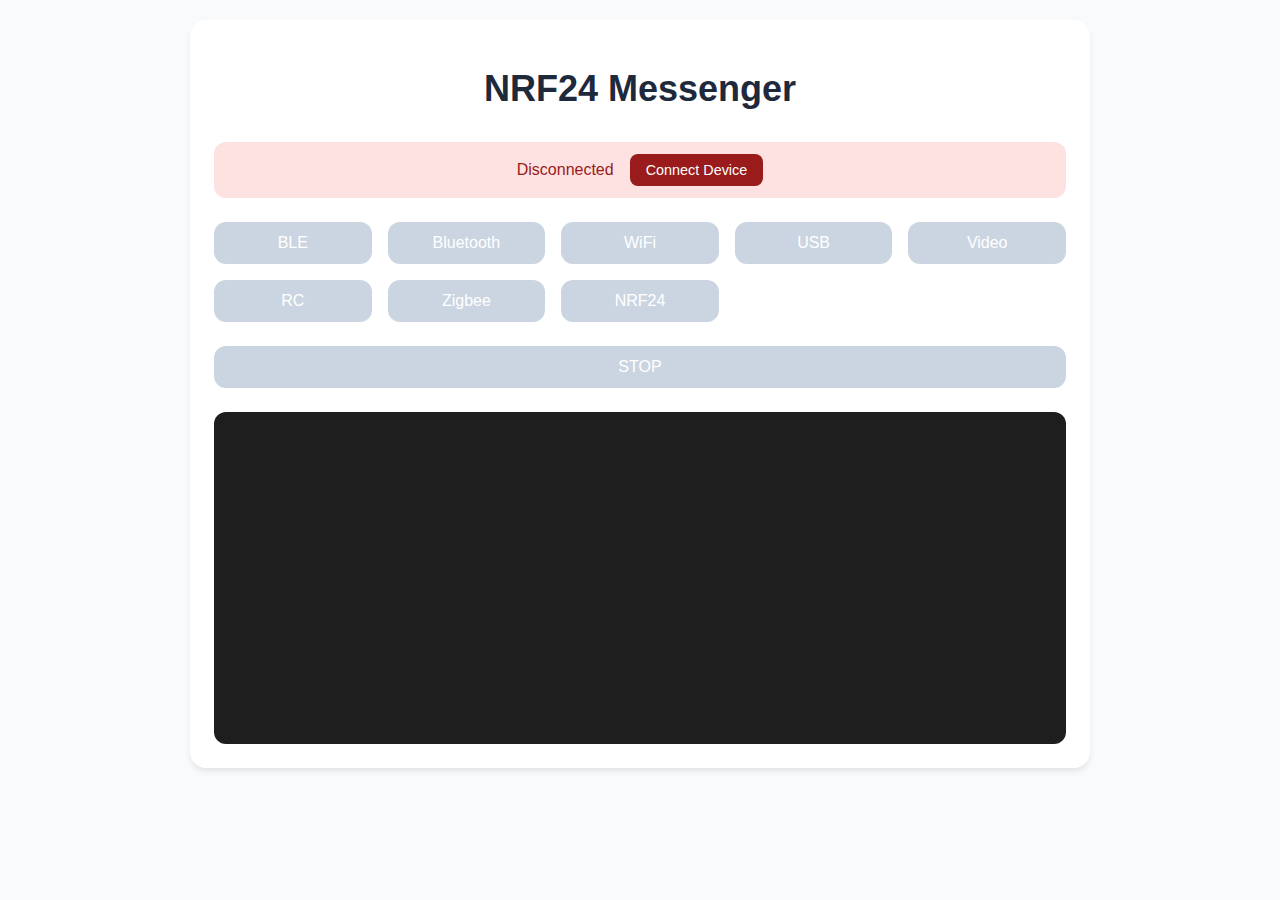
<file: jammer.html>
<!DOCTYPE html>
<html lang="en">
<head>
    <meta charset="UTF-8">
    <meta name="viewport" content="width=device-width, initial-scale=1.0">
    <title>NRF24 Messenger</title>
    <style>
        :root {
            --primary-color: #6366f1;
            --primary-hover: #4f46e5;
            --danger-color: #ef4444;
            --danger-hover: #dc2626;
            --bg-color: #f8fafc;
            --card-bg: #ffffff;
            --text-color: #1e293b;
            --border-color: #e2e8f0;
        }

        body {
            font-family: 'Inter', -apple-system, BlinkMacSystemFont, sans-serif;
            max-width: 900px;
            margin: 0 auto;
            padding: 20px;
            background-color: var(--bg-color);
            color: var(--text-color);
        }

        .container {
            background-color: var(--card-bg);
            padding: 24px;
            border-radius: 16px;
            box-shadow: 0 4px 6px -1px rgb(0 0 0 / 0.1);
        }

        h1 {
            text-align: center;
            color: var(--text-color);
            margin-bottom: 32px;
            font-size: 2.25rem;
        }

        .status {
            margin-bottom: 24px;
            padding: 12px;
            border-radius: 12px;
            display: flex;
            align-items: center;
            justify-content: center;
            gap: 16px;
            font-weight: 500;
        }

        .connected {
            background-color: #dcfce7;
            color: #166534;
        }

        .disconnected {
            background-color: #fee2e2;
            color: #991b1b;
        }

        .connect-button {
            padding: 8px 16px;
            border: none;
            border-radius: 8px;
            cursor: pointer;
            background-color: #991b1b;
            color: white;
            font-size: 0.9rem;
            font-weight: 500;
            transition: all 0.2s ease;
        }

        .connect-button:hover {
            background-color: #7f1d1d;
            transform: translateY(-1px);
        }

        .button-grid {
            display: grid;
            grid-template-columns: repeat(auto-fit, minmax(140px, 1fr));
            gap: 16px;
            margin-bottom: 24px;
        }

        .control-button {
            padding: 12px 20px;
            border: none;
            border-radius: 12px;
            cursor: pointer;
            background-color: var(--primary-color);
            color: white;
            font-size: 1rem;
            font-weight: 500;
            transition: all 0.2s ease;
        }

        .control-button:hover {
            background-color: var(--primary-hover);
            transform: translateY(-1px);
        }

        .control-button:disabled {
            background-color: #cbd5e1;
            cursor: not-allowed;
            transform: none;
        }

        .stop-button {
            background-color: var(--danger-color);
            grid-column: 1 / -1;
            margin-top: 8px;
        }

        .stop-button:hover {
            background-color: var(--danger-hover);
        }

        .terminal {
            background-color: #1e1e1e;
            padding: 16px;
            border-radius: 12px;
            height: 300px;
            overflow-y: auto;
            font-family: 'Menlo', 'Monaco', 'Courier New', monospace;
        }

        .log-entry {
            display: flex;
            align-items: center;
            margin: 8px 0;
            color: #e2e8f0;
            font-size: 0.9rem;
        }

        .tx {
            color: #34d399;
        }

        .rx {
            color: #60a5fa;
        }

        @media (max-width: 640px) {
            body {
                padding: 12px;
            }

            .container {
                padding: 16px;
            }

            .button-grid {
                grid-template-columns: repeat(2, 1fr);
            }

            .status {
                flex-direction: column;
                text-align: center;
                padding: 16px;
            }
        }
    </style>
</head>
<body>
    <div class="container">
        <h1>NRF24 Messenger</h1>
        
        <div id="connectionStatus" class="status disconnected">
            <span>Disconnected</span>
            <button id="connectButton" class="connect-button" onclick="connect()">Connect Device</button>
        </div>

        <div class="button-grid">
            <button class="control-button" onclick="sendCommand('BLE')" disabled>BLE</button>
            <button class="control-button" onclick="sendCommand('Bluetooth')" disabled>Bluetooth</button>
            <button class="control-button" onclick="sendCommand('WiFi')" disabled>WiFi</button>
            <button class="control-button" onclick="sendCommand('USB')" disabled>USB</button>
            <button class="control-button" onclick="sendCommand('Video')" disabled>Video</button>
            <button class="control-button" onclick="sendCommand('RC')" disabled>RC</button>
            <button class="control-button" onclick="sendCommand('Zigbee')" disabled>Zigbee</button>
            <button class="control-button" onclick="sendCommand('NRF24')" disabled>NRF24</button>
            <button class="control-button stop-button" onclick="sendCommand('STOP')" disabled>STOP</button>
        </div>

        <div id="terminal" class="terminal"></div>
    </div>

    <script>
        let port = null;
        let reader = null;
        let keepReading = true;
        let messageBuffer = '';
        const terminal = document.getElementById('terminal');
        const connectionStatus = document.getElementById('connectionStatus');
        const connectButton = document.getElementById('connectButton');
        const controlButtons = document.querySelectorAll('.control-button');

        async function connect() {
            try {
                port = await navigator.serial.requestPort();
                await port.open({ baudRate: 115200 });
                
                // Update status
                connectionStatus.className = 'status connected';
                connectionStatus.innerHTML = '<span>Connected</span>';
                
                // Enable all control buttons
                controlButtons.forEach(button => button.disabled = false);
                
                // Reset message buffer
                messageBuffer = '';
                
                // Start reading from the serial port
                keepReading = true;
                startReading();
            } catch (error) {
                console.error('Error:', error);
                disconnect();
            }
        }

        async function startReading() {
            while (port && keepReading) {
                try {
                    reader = port.readable.getReader();
                    
                    try {
                        while (true) {
                            const { value, done } = await reader.read();
                            if (done) {
                                break;
                            }
                            // Process the received data
                            const text = new TextDecoder().decode(value);
                            processReceivedData(text);
                        }
                    } catch (error) {
                        console.error('Error while reading:', error);
                        if (error.name === 'BufferOverrunError') {
                            addToTerminal('ERROR', 'Buffer overrun - Reconnecting...');
                        }
                    } finally {
                        reader.releaseLock();
                    }

                    // Small delay before trying to read again
                    await new Promise(resolve => setTimeout(resolve, 100));
                } catch (error) {
                    console.error('Fatal reading error:', error);
                    disconnect();
                    break;
                }
            }
        }

        function processReceivedData(text) {
            // Add new data to buffer
            messageBuffer += text;
            
            // Process complete messages
            let messages = messageBuffer.split('\n');
            
            // If the last message is incomplete, keep it in the buffer
            messageBuffer = messages[messages.length - 1];
            
            // Process all complete messages
            for (let i = 0; i < messages.length - 1; i++) {
                let message = messages[i].trim();
                if (message) {  // Only show non-empty messages
                    addToTerminal('RX', message);
                }
            }
        }

        async function disconnect() {
            keepReading = false;
            messageBuffer = '';  // Clear the buffer
            
            if (reader) {
                try {
                    await reader.cancel();
                } catch (error) {
                    console.error('Error cancelling reader:', error);
                }
                reader = null;
            }
            
            if (port) {
                try {
                    await port.close();
                } catch (error) {
                    console.error('Error closing port:', error);
                }
                port = null;
            }
            
            connectionStatus.className = 'status disconnected';
            connectionStatus.innerHTML = `
                <span>Disconnected</span>
                <button id="connectButton" class="connect-button" onclick="connect()">Connect Device</button>
            `;
            
            // Disable all control buttons
            controlButtons.forEach(button => button.disabled = true);
        }

        async function sendCommand(command) {
            if (!port) {
                disconnect();
                return;
            }
            
            try {
                const writer = port.writable.getWriter();
                try {
                    const data = new TextEncoder().encode(command + '\n');
                    await writer.write(data);
                    addToTerminal('TX', command);
                } finally {
                    writer.releaseLock();
                }
            } catch (error) {
                console.error('Error sending command:', error);
                addToTerminal('ERROR', 'Failed to send command: ' + command);
                disconnect();
            }
        }

        function addToTerminal(type, message) {
            const entry = document.createElement('div');
            entry.className = 'log-entry ' + type.toLowerCase();
            const timestamp = new Date().toLocaleTimeString();
            entry.textContent = `[${timestamp}] [${type}] ${message}`;
            terminal.appendChild(entry);
            
            // Keep only the last 1000 messages
            while (terminal.childNodes.length > 1000) {
                terminal.removeChild(terminal.firstChild);
            }
            
            terminal.scrollTop = terminal.scrollHeight;
        }
    </script>
</body>
</html>
</file>
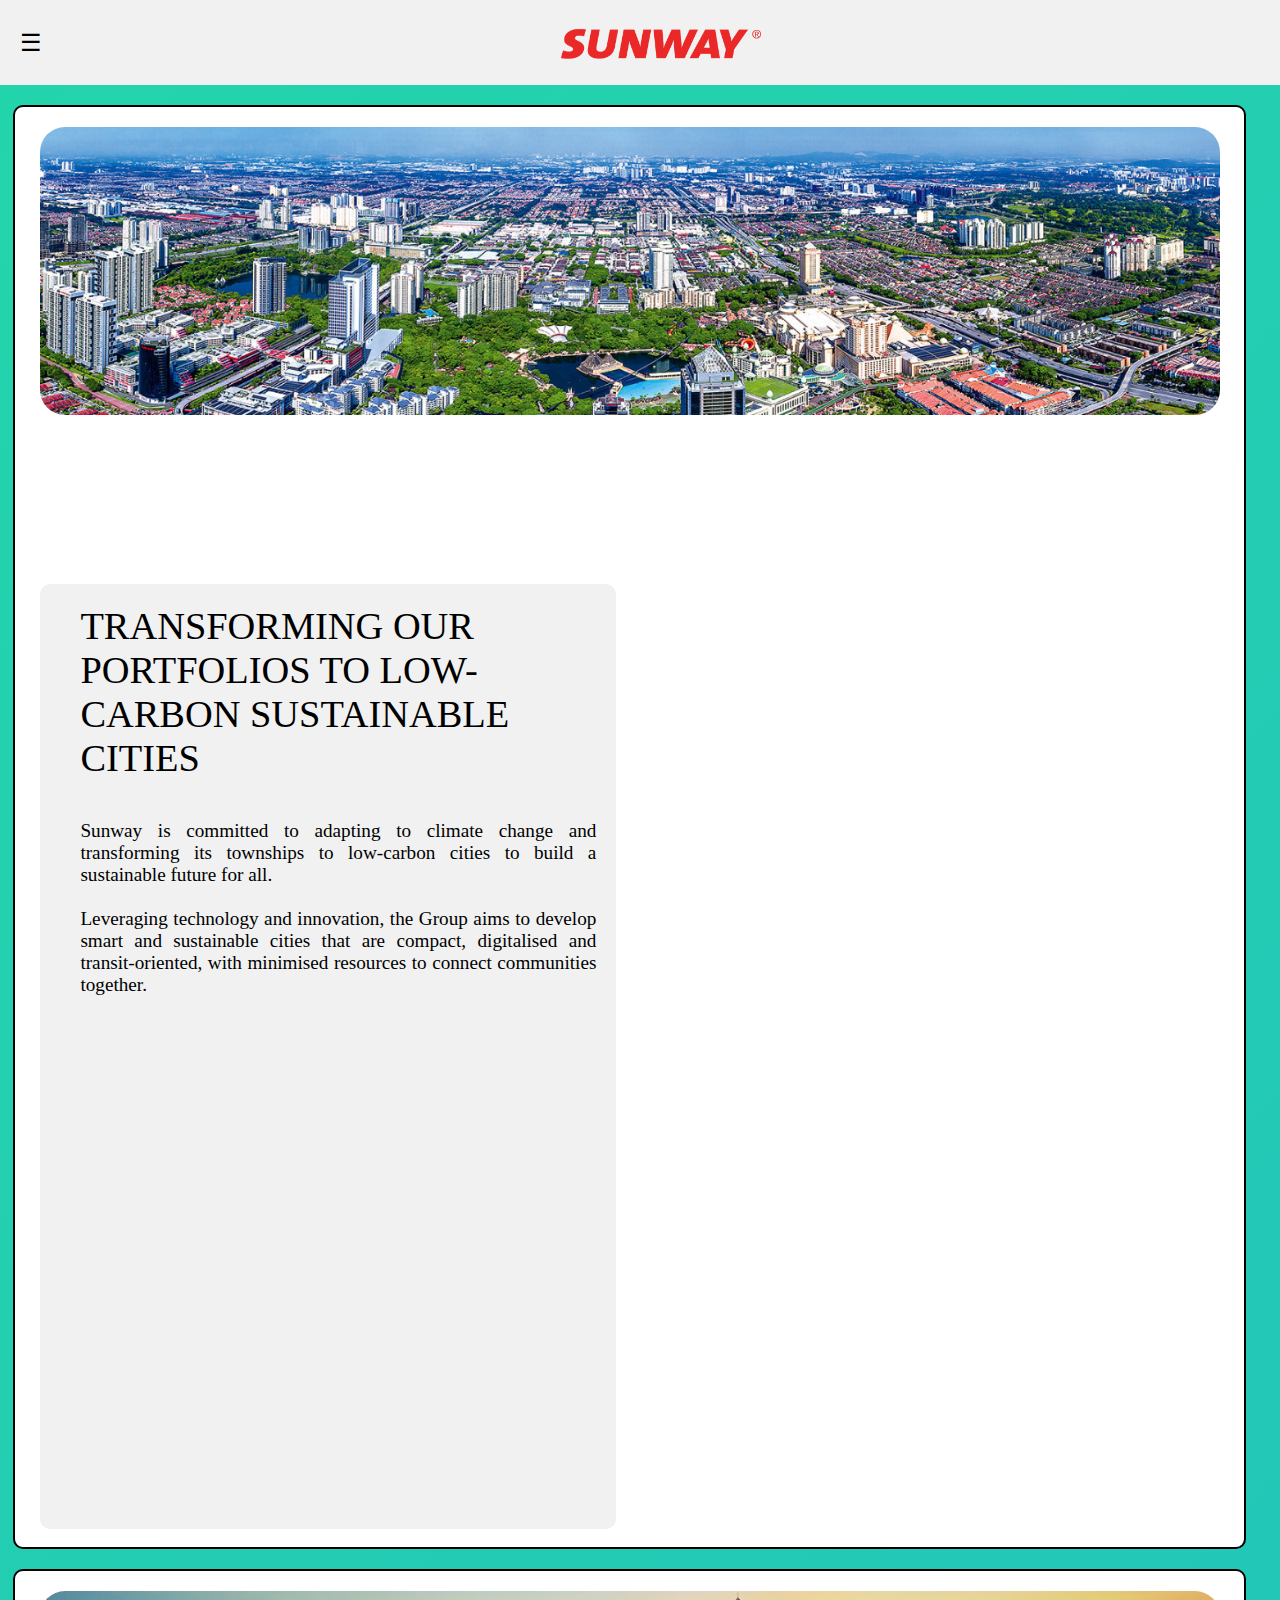
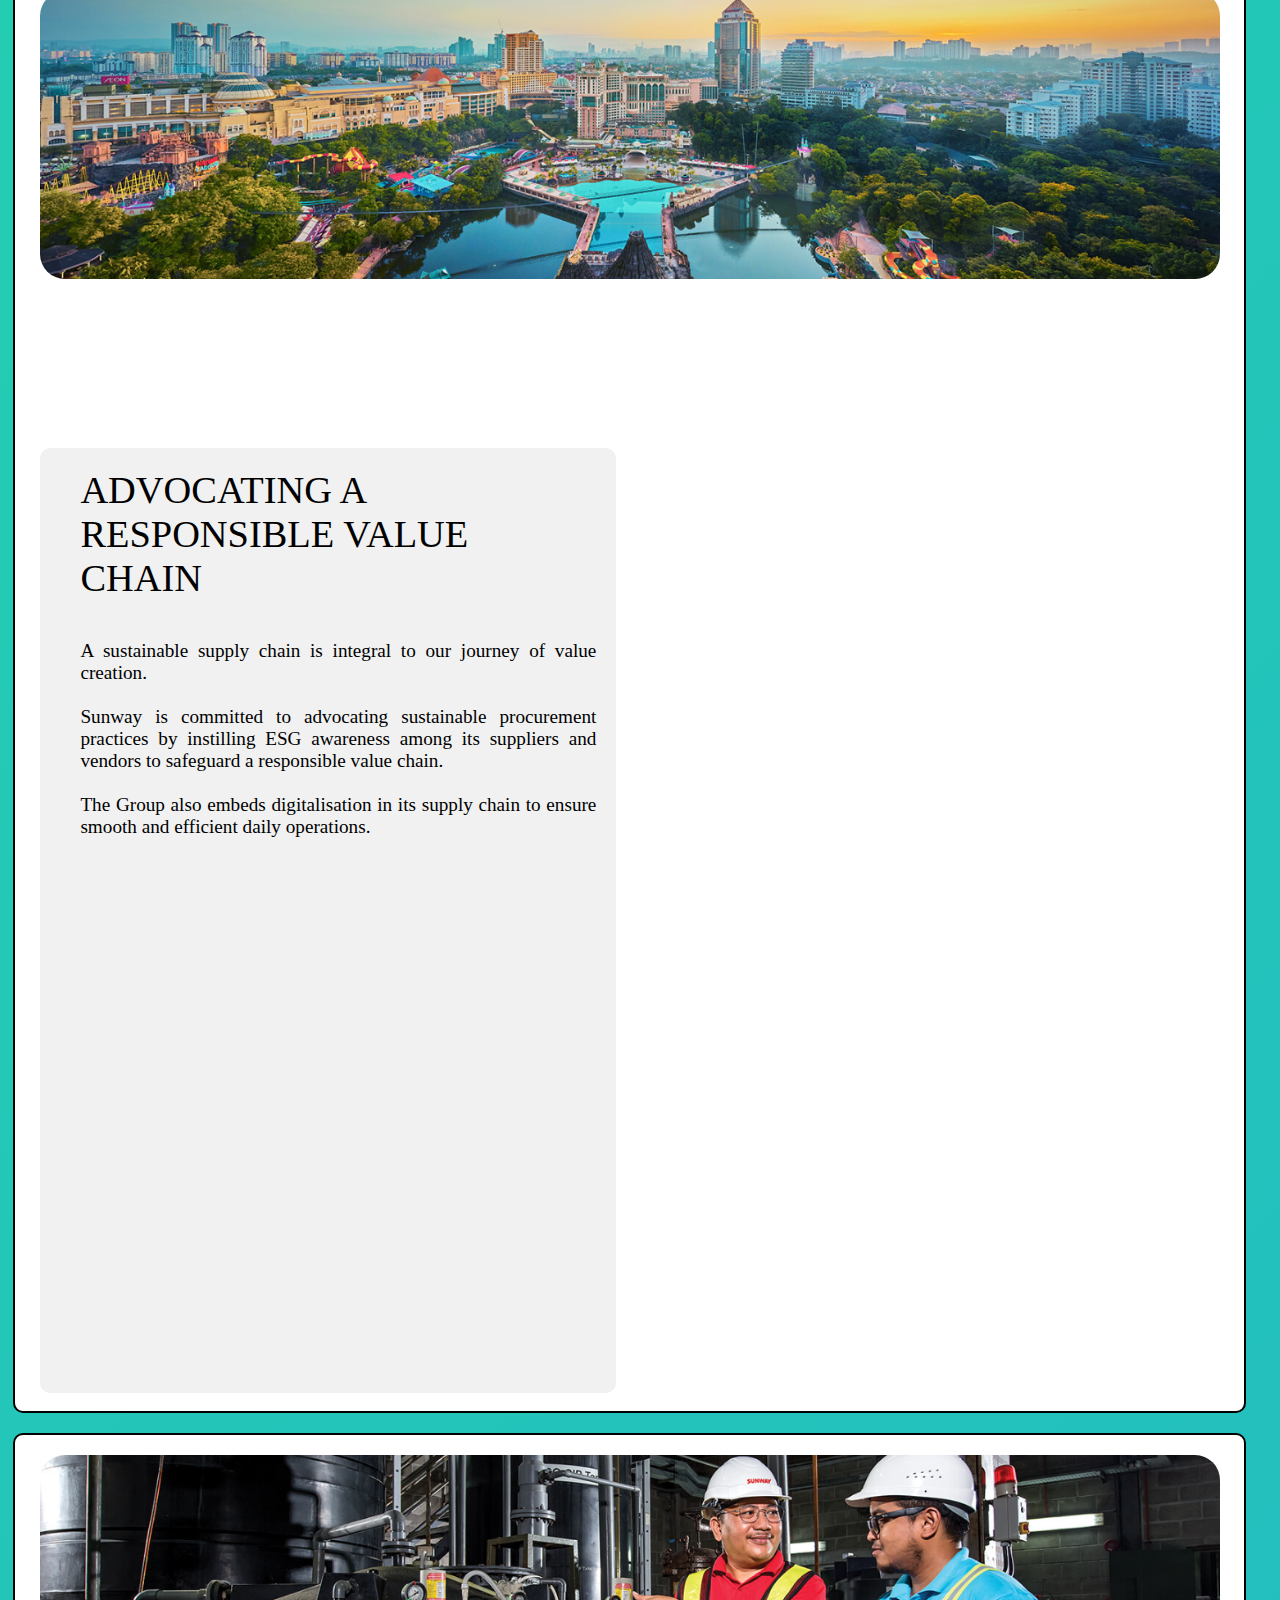
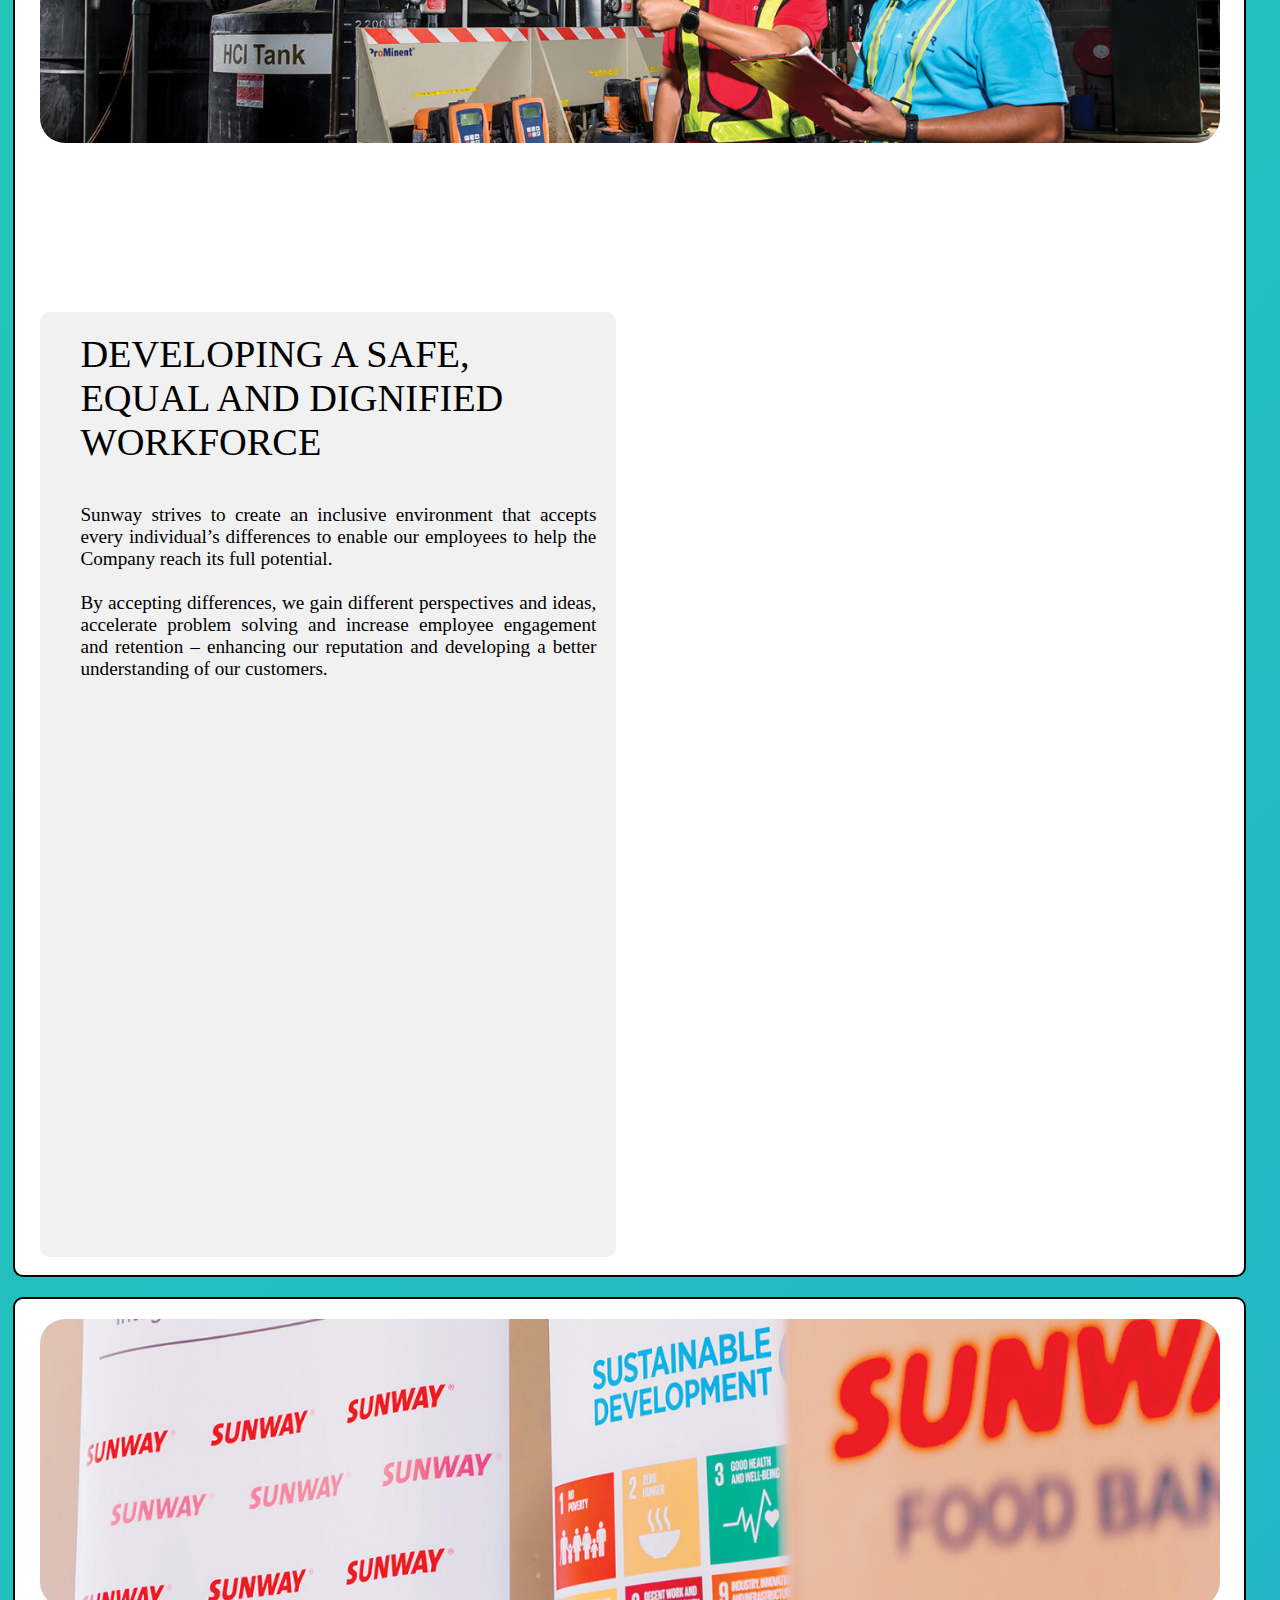
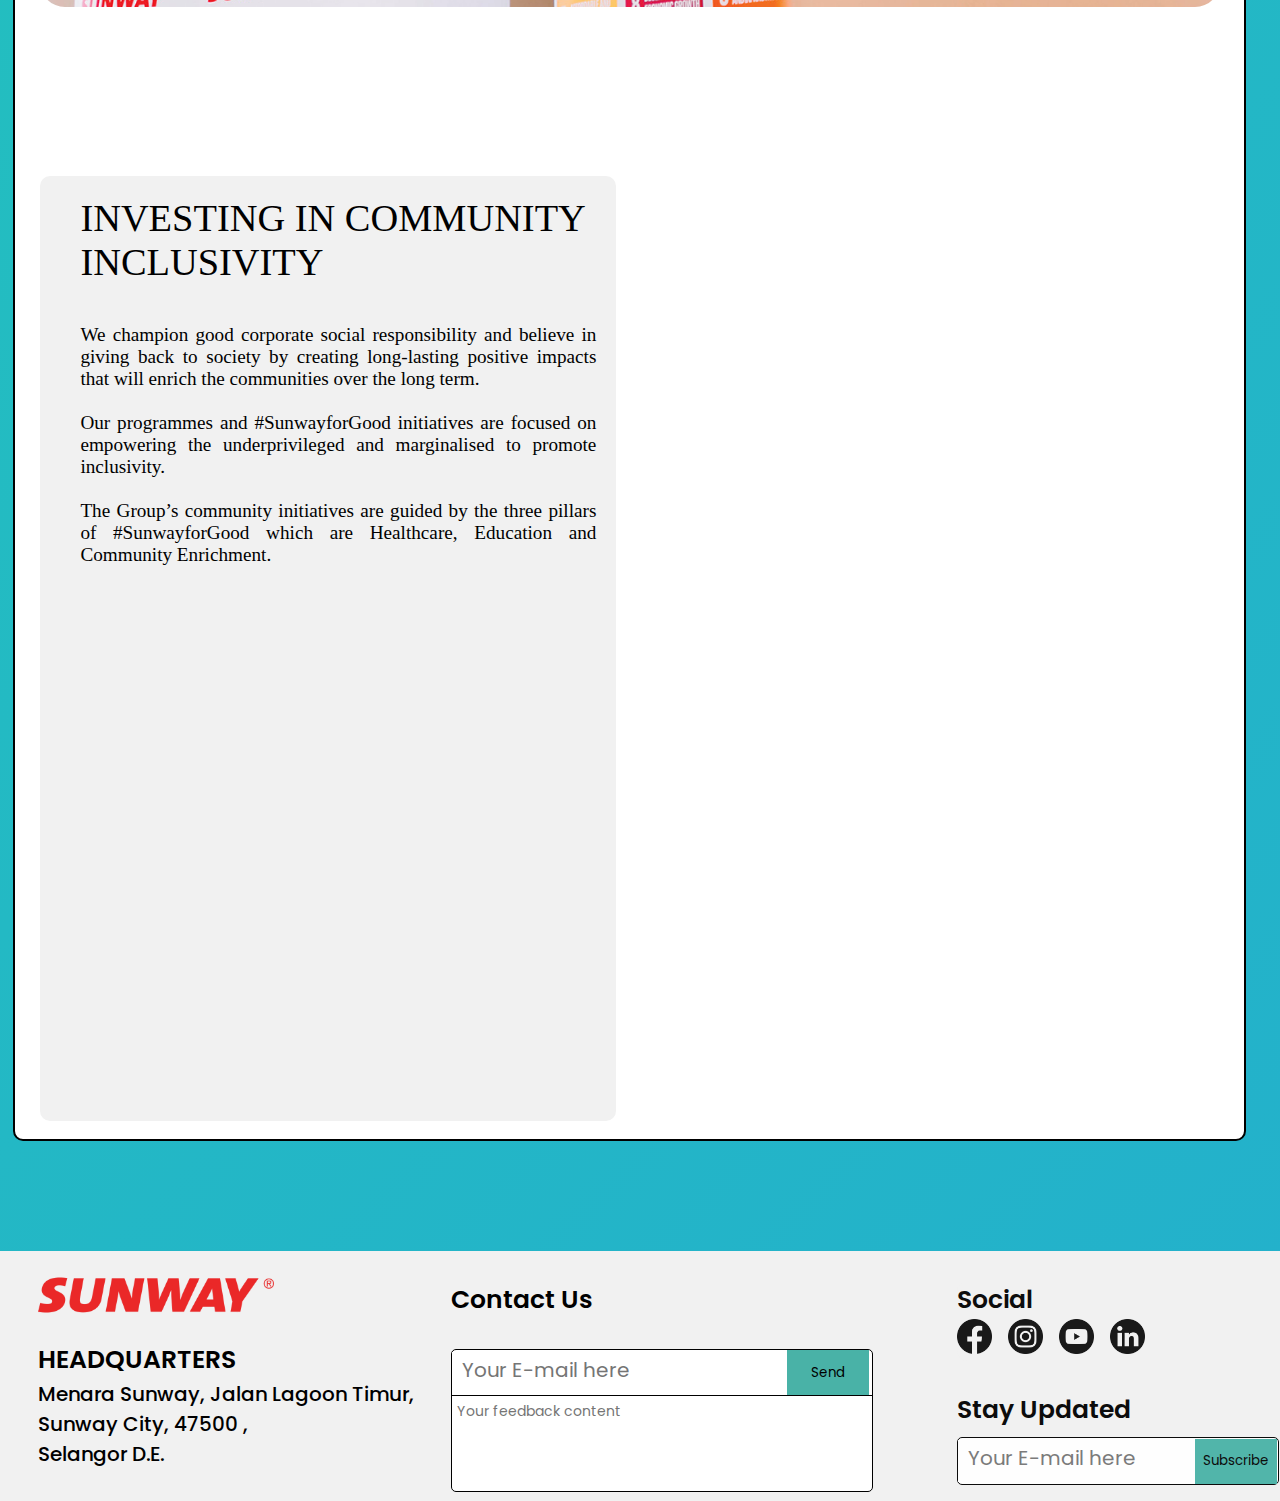
<file: OUR GOALS.html>
<!DOCTYPE html>
<html>
<head>
  <!--Import google fonts and SDGstyle.css stylesheet-->
  <title>Our Goals | Sunway</title>
  <link rel="shortcut icon" type="image/png" href="sunwayicon.png">
  <link rel="stylesheet" href="OUR GOALSstyle.css">
  <link rel="preconnect" href="https://fonts.googleapis.com">
  <link rel="preconnect" href="https://fonts.gstatic.com" crossorigin>
  <link href="https://fonts.googleapis.com/css2?family=Poppins:wght@500;600&display=swap" rel="stylesheet">
  <link rel="preconnect" href="https://fonts.googleapis.com">
  <link rel="preconnect" href="https://fonts.gstatic.com" crossorigin>
  <link href="https://fonts.googleapis.com/css2?family=Libre+Franklin:wght@600&display=swap" rel="stylesheet">
  <script>

  </script>
</head>

<body>
  <input type="checkbox" id="menu-toggle">

  <header>
    <label for="menu-toggle" class="menu-icon">&#9776;</label>
    <div class="logo">
      <a href="index.html"><img src="sunwaylogo.png" alt="Website Logo"></a>
    </div>
    <nav class="menu">
      <img class="menured" src="ff0000.png">
      <label for="menu-toggle" class="close-icon">&#10006;</label>
      <a href="index.html">HOME</a>
      <hr class="menuline">
      <a href="SDG.html">SDG</a>
      <hr class="menuline">
      <a href="OUR GOALS.html">OUR GOALS</a>
      <hr class="menuline">
      <a href="SUSTAINABLE PROGRAM.html">SUSTAINABLE PROGRAM</a>
    </nav>
  </header>

<!--container for each section (contains banner image, info text, and image carousel)-->
<div class="container">
  <div class="bannercontainer">
    <img class="banner" src="goal1banner.png  ">
  </div>
    <div class="textcontainer">
      <div class="textheading">
        TRANSFORMING OUR PORTFOLIOS TO LOW-CARBON SUSTAINABLE CITIES
      </div>
      <div class="textbody">
        Sunway is committed to adapting to climate change and transforming its townships to low-carbon cities to build a sustainable future for all.
        <br><br>
        Leveraging technology and innovation, the Group aims to develop smart and sustainable cities that are compact, digitalised and transit-oriented, with minimised resources to connect communities together.
      </div>
    </div>
    <!--container for the image carousel-->
    <div class="imageslidercontainer">
      <div class="pic-ctn">
        <img class="slideimage" src="carbon1.jpg" alt="" class="pic">
        <img class="slideimage" src="carbon2.jpg" alt="" class="pic">
        <img class="slideimage" src="carbon3.jpg" alt="" class="pic">
        <img class="slideimage" src="carbon1.jpg" alt="" class="pic">
        <img class="slideimage" src="carbon2.jpg" alt="" class="pic">
      </div>
    </div>
</div>

<!--container for each section (contains banner image, info text, and image carousel)-->
<div class="container">
  <div class="bannercontainer">
    <img class="banner" src="goal2banner.png">
  </div>
    <div class="textcontainer">
      <div class="textheading">
        ADVOCATING A RESPONSIBLE VALUE CHAIN
      </div>
      <div class="textbody">
        A sustainable supply chain is integral to our journey of value creation.
        <br><br>
        Sunway is committed to advocating sustainable procurement practices by instilling ESG awareness among its suppliers and vendors to safeguard a responsible value chain.
        <br><br>
        The Group also embeds digitalisation in its supply chain to ensure smooth and efficient daily operations.
      </div>
    </div>
    <!--container for the image carousel-->
    <div class="imageslidercontainer">
      <div class="pic-ctn">
        <img class="slideimage" src="valuechain1.jpg" alt="" class="pic">
        <img class="slideimage" src="valuechain2.jpeg" alt="" class="pic">
        <img class="slideimage" src="valuechain3.png" alt="" class="pic">
        <img class="slideimage" src="valuechain1.jpg" alt="" class="pic">
        <img class="slideimage" src="valuechain2.jpeg" alt="" class="pic">
      </div>
    </div>
</div>

<!--container for each section (contains banner image, info text, and image carousel)-->
<div class="container">
  <div class="bannercontainer">
    <img class="banner" src="goal3banner.png">
  </div>
    <div class="textcontainer">
      <div class="textheading">
        DEVELOPING A SAFE, EQUAL AND DIGNIFIED WORKFORCE
      </div>
      <div class="textbody">
        Sunway strives to create an inclusive environment that accepts every individual’s differences to enable our employees to help the Company reach its full potential.
        <br><br>
        By accepting differences, we gain different perspectives and ideas, accelerate problem solving and increase employee engagement and retention – enhancing our reputation and developing a better understanding of our customers.​
      </div>
    </div>
    <!--container for the image carousel-->
    <div class="imageslidercontainer">
      <div class="pic-ctn">
        <img class="slideimage" src="safeworkspace1.jpg" alt="" class="pic">
        <img class="slideimage" src="safeworkspace2.jpg" alt="" class="pic">
        <img class="slideimage" src="safeworkspace3.jpg" alt="" class="pic">
        <img class="slideimage" src="safeworkspace1.jpg" alt="" class="pic">
        <img class="slideimage" src="safeworkspace2.jpg" alt="" class="pic">
      </div>
    </div>
</div>

<!--container for each section (contains banner image, info text, and image carousel)-->
<div class="container">
  <div class="bannercontainer">
    <img class="banner" src="goal4banner.png">
  </div>
    <div class="textcontainer">
      <div class="textheading">
        INVESTING IN COMMUNITY INCLUSIVITY
      </div>
      <div class="textbody">
        We champion good corporate social responsibility and believe in giving back to society by creating long-lasting positive impacts that will enrich the communities over the long term.
        <br><br>
        Our programmes and #SunwayforGood initiatives are focused on empowering the underprivileged and marginalised to promote inclusivity.
        <br><br>
        The Group’s community initiatives are guided by the three pillars of #SunwayforGood which are Healthcare, Education and Community Enrichment.
      </div>
    </div>
    <!--container for the image carousel-->
    <div class="imageslidercontainer">
      <div class="pic-ctn">
        <img class="slideimage" src="sfg1.jpg" alt="" class="pic">
        <img class="slideimage" src="sfg2.jpg" alt="" class="pic">
        <img class="slideimage" src="sfg3.jpg" alt="" class="pic">
        <img class="slideimage" src="sfg1.jpg" alt="" class="pic">
        <img class="slideimage" src="sfg2.jpg" alt="" class="pic">
      </div>
    </div>
</div>


<!--footer-->
  <div class="footer">
    <div class="footerline1">
      <div class="footerlogocontainer">
        <img class="footerlogo" src="sunwaylogo.png">
      </div>
      <div class="contactuscontainer">
        <div class="contactus">Contact Us</div>
      </div>
      <div class="footernavsocialcontainer">
        <div class="footernavsocial">
          Social
          <div class="footernavsocialiconcontainer">
           <a href="https://www.facebook.com/SunwayGroupOfficial/" target="_blank"><img class="socmeico" src="fb.png"></a>
           <a href="https://www.instagram.com/SunwayGroupOfficial/" target="_blank"><img class="socmeico" src="ig.png"></a>
           <a href="https://www.youtube.com/c/sunwaygroup" target="_blank"><img class="socmeico" src="yt.png"></a>
            <a href="https://www.linkedin.com/company/sunway-group/" target="_blank" ><img class="socmeico" src="in.png"></a>
           <a href="https://www.sunway.city/kualalumpur/blog/" target="_blank" ><img class="socmeico" src="bp.png"></a>
          </div> 
      </div>
      </div>
    </div>

    <div class="footerline2">
      <div class="hqlocationcontainer">
        <div class="hqlocation">
          <div class="hqt">HEADQUARTERS</div>
          <div class="hql">Menara Sunway, Jalan Lagoon Timur,
            <br>
            Sunway City, 47500 , 
            <br>Selangor D.E.</div>
        </div>
      </div>
      <div class="contactemailboxcontainer">
        <div class="contactemailbox">
          <input type="text" class="contactemail" placeholder="Your E-mail here">
          <button type="button" class="btemail">Send</button>
          <textarea type="text" class="contactform" placeholder="Your feedback content"></textarea>
        </div>
      </div>
      <div class="footernavsubscribecontainer">
        <div class="footernavsubscribe">
          Stay Updated
          <br>
          <div class="subscribe">
          <input type="text" class="tbupdated" placeholder="Your E-mail here">
          <button type="button" class="btupdated">Subscribe</button>
        </div>
      </div>
    </div>
</body>
</html>
</file>
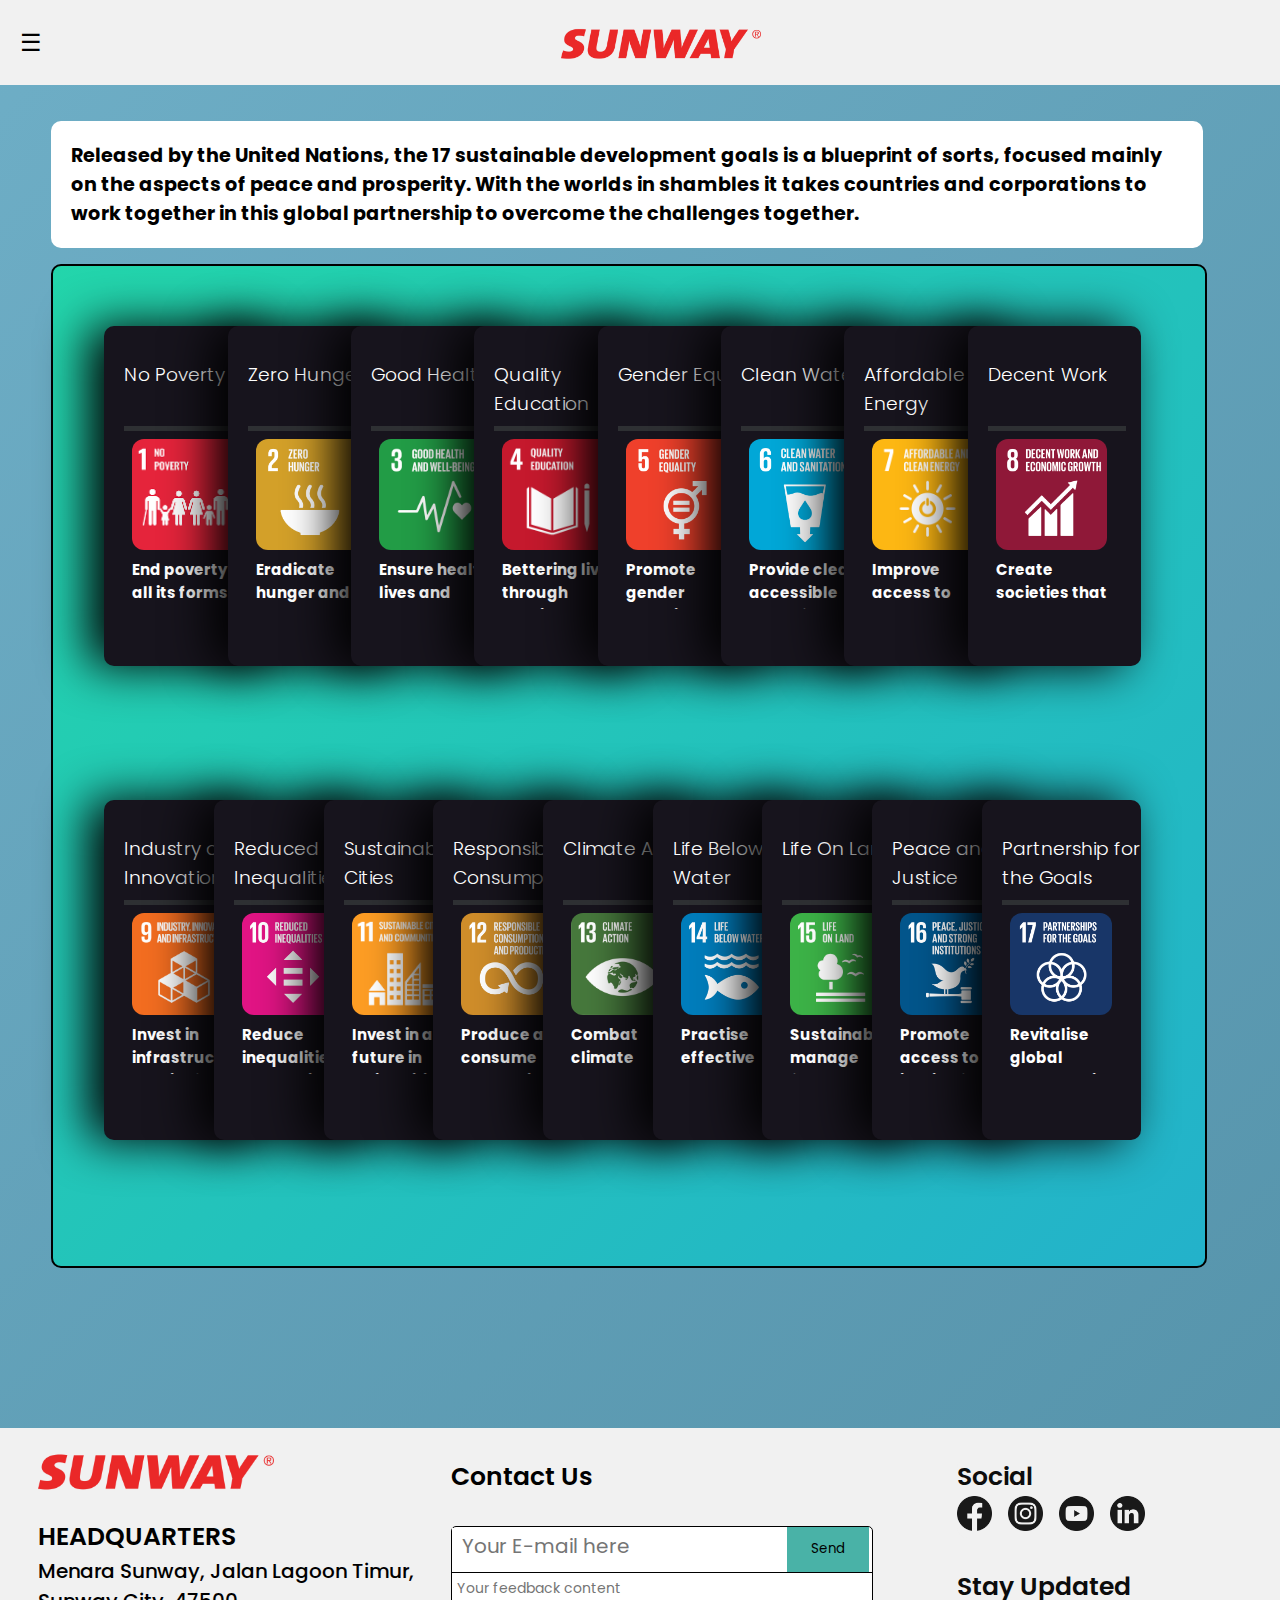
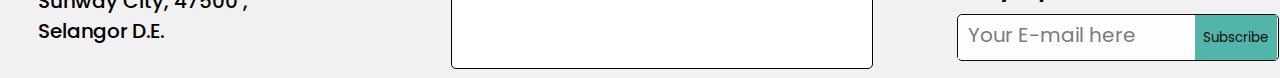
<file: SDG.html>
<!DOCTYPE html>
<html>
<head>
  <title>SDG | Sunway</title>
  <!--Import google fonts and SDGstyle.css stylesheet-->
  <link rel="shortcut icon" type="image/png" href="sunwayicon.png">
  <link rel="stylesheet" href="SDGstyle.css">
  <link rel="preconnect" href="https://fonts.googleapis.com">
  <link rel="preconnect" href="https://fonts.gstatic.com" crossorigin>
  <link href="https://fonts.googleapis.com/css2?family=Poppins:wght@500;600&display=swap" rel="stylesheet">
  <link rel="preconnect" href="https://fonts.googleapis.com">
  <link rel="preconnect" href="https://fonts.gstatic.com" crossorigin>
  <link href="https://fonts.googleapis.com/css2?family=Libre+Franklin:wght@600&display=swap" rel="stylesheet">
  <script>

  </script>
</head>

<body>
  <!--navigation bar-->
  <input type="checkbox" id="menu-toggle">

  <header>
    <label for="menu-toggle" class="menu-icon">&#9776;</label>
    <div class="logo">
      <a href="index.html"><img src="sunwaylogo.png" alt="Website Logo"></a>
    </div>
    <nav class="menu">
      <img class="menured" src="ff0000.png">
      <label for="menu-toggle" class="close-icon">&#10006;</label>
      <a href="index.html">HOME</a>
      <hr class="menuline">
      <a href="SDG.html">SDG</a>
      <hr class="menuline">
      <a href="OUR GOALS.html">OUR GOALS</a>
      <hr class="menuline">
      <a href="SUSTAINABLE PROGRAM.html">SUSTAINABLE PROGRAM</a>
    </nav>
  </header>


<!--Container box to store infor about UN-->
<div class="UNContainer">
  <h2>
  Released by the United Nations, the 17 sustainable development goals is a blueprint of sorts, focused mainly on the aspects of peace and prosperity. With the worlds in shambles it takes countries and corporations to work together in this global partnership to overcome the challenges together. 
  </h2>
</div>

<!--maincontainerholder stores all the card-->
<div class="maincontainerholder">
  <!--container stores the first row of cards-->
  <div class="container">
    <div class="card">
      <h3 class="title">No Poverty</h3>
      <div class="bar">
        <div class="emptybar"></div>
        <div class="filledbar"></div>
        <img class="cardimage" src="1.png">
        <h6>End poverty in all its forms, everywhere.</h6>
      </div>
    </div>
    <div class="card">
      <h3 class="title">Zero Hunger</h3>
      <div class="bar">
        <div class="emptybar"></div>
        <div class="filledbar"></div>
        <img class="cardimage" src="2.png">
        <h6>Eradicate hunger and poverty.</h6>
      </div>
    </div>
    <div class="card">
      <h3 class="title">Good Health</h3>
      <div class="bar">
        <div class="emptybar"></div>
        <div class="filledbar"></div>
        <img class="cardimage" src="3.png">
        <h6>Ensure healthy lives and promote well-being for all ages.</h6>
      </div>
    </div>
    <div class="card">
      <h3 class="title">Quality Education</h3>
      <div class="bar">
        <div class="emptybar"></div>
        <div class="filledbar"></div>
        <img class="cardimage" src="4.png">
        <h6>Bettering lives through quality education.</h6>
      </div>
    </div>
    <div class="card">
      <h3 class="title">Gender Equality</h3>
      <div class="bar">
        <div class="emptybar"></div>
        <div class="filledbar"></div>
        <img class="cardimage" src="5.png">
        <h6>Promote gender equality gender equality as a fundamental human right and a necessary foundation for a prosperous world.</h6>
      </div>
    </div>
    <div class="card">
      <h3 class="title">Clean Water</h3>
      <div class="bar">
        <div class="emptybar"></div>
        <div class="filledbar"></div>
        <img class="cardimage" src="6.png">
        <h6>Provide clean, accessible water for all.</h6>
      </div>
    </div>
    <div class="card">
      <h3 class="title">Affordable Energy</h3>
      <div class="bar">
        <div class="emptybar"></div>
        <div class="filledbar"></div>
        <img class="cardimage" src="7.png">
        <h6>Improve access to clean and affordable energy.</h6>
      </div>
    </div>
    <div class="card">
      <h3 class="title">Decent Work</h3>
      <div class="bar">
        <div class="emptybar"></div>
        <div class="filledbar"></div>
        <img class="cardimage" src="8.png">
        <h6>Create societies that spur the generation of quality jobs, furthering sustainable economic growth.</h6>
      </div>
    </div>
</div>
<br><br><br>
  
<!--container 2 stores the second row of cards-->
<div class="container2">
  <div class="card">
    <h3 class="title">Industry and Innovation</h3>
    <div class="bar">
      <div class="emptybar"></div>
      <div class="filledbar"></div>
      <img class="cardimage" src="9.png">
      <h6>Invest in infrastructure crucial for sustainable development.</h6>
    </div>
  </div>
  <div class="card">
    <h3 class="title">Reduced Inequalities</h3>
    <div class="bar">
      <div class="emptybar"></div>
      <div class="filledbar"></div>
      <img class="cardimage" src="10.png">
      <h6>Reduce inequalities by meeting the needs of disadvantaged and marginalised populations.</h6>
    </div>
  </div>
  <div class="card">
    <h3 class="title">Sustainable Cities</h3>
    <div class="bar">
      <div class="emptybar"></div>
      <div class="filledbar"></div>
      <img class="cardimage" src="11.png">
      <h6>Invest in a future in which cities provide opportunities for all.</h6>
    </div>
  </div>
  <div class="card">
    <h3 class="title">Responsible Consumption</h3>
    <div class="bar">
      <div class="emptybar"></div>
      <div class="filledbar"></div>
      <img class="cardimage" src="12.png">
      <h6>Produce and consume responsibly.</h6>

    </div>
  </div>
  <div class="card">
    <h3 class="title">Climate Action</h3>
    <div class="bar">
      <div class="emptybar"></div>
      <div class="filledbar"></div>
      <img class="cardimage" src="13.png">
      <h6>Combat climate change</h6>
    </div>
  </div>
  <div class="card">
    <h3 class="title">Life Below Water</h3>
    <div class="bar">
      <div class="emptybar"></div>
      <div class="filledbar"></div>
      <img class="cardimage" src="14.png">
      <h6>Practise effective management that preserves aquatic biodiversity.</h6>
    </div>
  </div>
  <div class="card">
    <h3 class="title">Life On Land</h3>
    <div class="bar">
      <div class="emptybar"></div>
      <div class="filledbar"></div>
      <img class="cardimage" src="15.png">
      <h6>Sustainably manage forests, reverse land degradation and desertification and halt biodiversity loss.</h6>
    </div>
  </div>
  <div class="card">
    <h3 class="title">Peace and Justice</h3>
    <div class="bar">
      <div class="emptybar"></div>
      <div class="filledbar"></div>
      <img class="cardimage" src="16.png">
      <h6>Promote access to justice for all through the building of effective and accountable institutions at all levels.</h6>
    </div>
  </div>
  <div class="card">
    <h3 class="title">Partnership for the Goals</h3>
    <div class="bar">
      <div class="emptybar"></div>
      <div class="filledbar"></div>
      <img class="cardimage" src="17.png">
      <h6>Revitalise global partnerships for a sustainable development.</h6>
    </div>
  </div>
</div>
</div>

<!--Footer-->
  <div class="footer">
    <div class="footerline1">
      <div class="footerlogocontainer">
        <img class="footerlogo" src="sunwaylogo.png">
      </div>
      <div class="contactuscontainer">
        <div class="contactus">Contact Us</div>
      </div>
      <div class="footernavsocialcontainer">
        <div class="footernavsocial">
          Social
          <div class="footernavsocialiconcontainer">
           <a href="https://www.facebook.com/SunwayGroupOfficial/" target="_blank"><img class="socmeico" src="fb.png"></a>
           <a href="https://www.instagram.com/SunwayGroupOfficial/" target="_blank"><img class="socmeico" src="ig.png"></a>
           <a href="https://www.youtube.com/c/sunwaygroup" target="_blank"><img class="socmeico" src="yt.png"></a>
            <a href="https://www.linkedin.com/company/sunway-group/" target="_blank" ><img class="socmeico" src="in.png"></a>
           <a href="https://www.sunway.city/kualalumpur/blog/" target="_blank" ><img class="socmeico" src="bp.png"></a>
          </div> 
      </div>
      </div>
    </div>

    <div class="footerline2">
      <div class="hqlocationcontainer">
        <div class="hqlocation">
          <div class="hqt">HEADQUARTERS</div>
          <div class="hql">Menara Sunway, Jalan Lagoon Timur,
            <br>
            Sunway City, 47500 , 
            <br>Selangor D.E.</div>
        </div>
      </div>
      <div class="contactemailboxcontainer">
        <div class="contactemailbox">
          <input type="text" class="contactemail" placeholder="Your E-mail here">
          <button type="button" class="btemail">Send</button>
          <textarea type="text" class="contactform" placeholder="Your feedback content"></textarea>
        </div>
      </div>
      <div class="footernavsubscribecontainer">
        <div class="footernavsubscribe">
          Stay Updated
          <br>
          <div class="subscribe">
          <input type="text" class="tbupdated" placeholder="Your E-mail here">
          <button type="button" class="btupdated">Subscribe</button>
        </div>
      </div>
    </div>


</body>
</html>
</file>
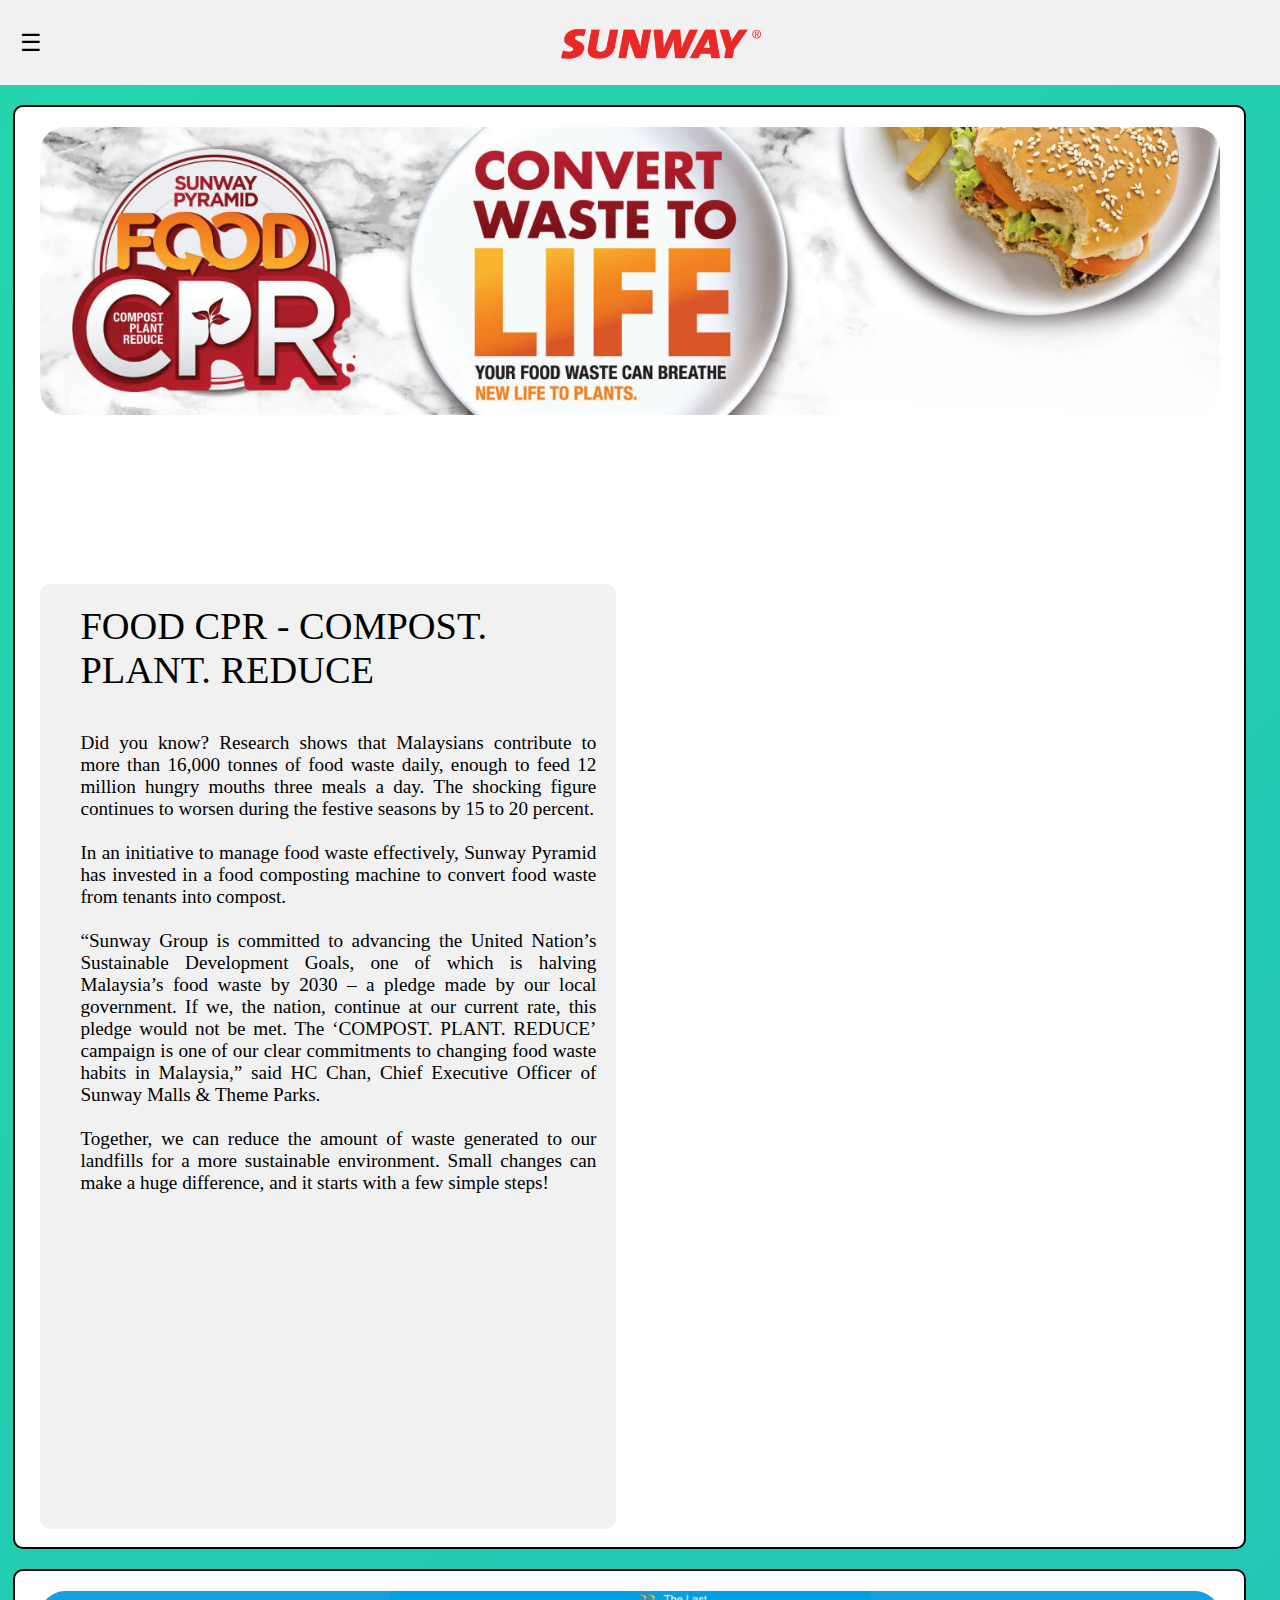
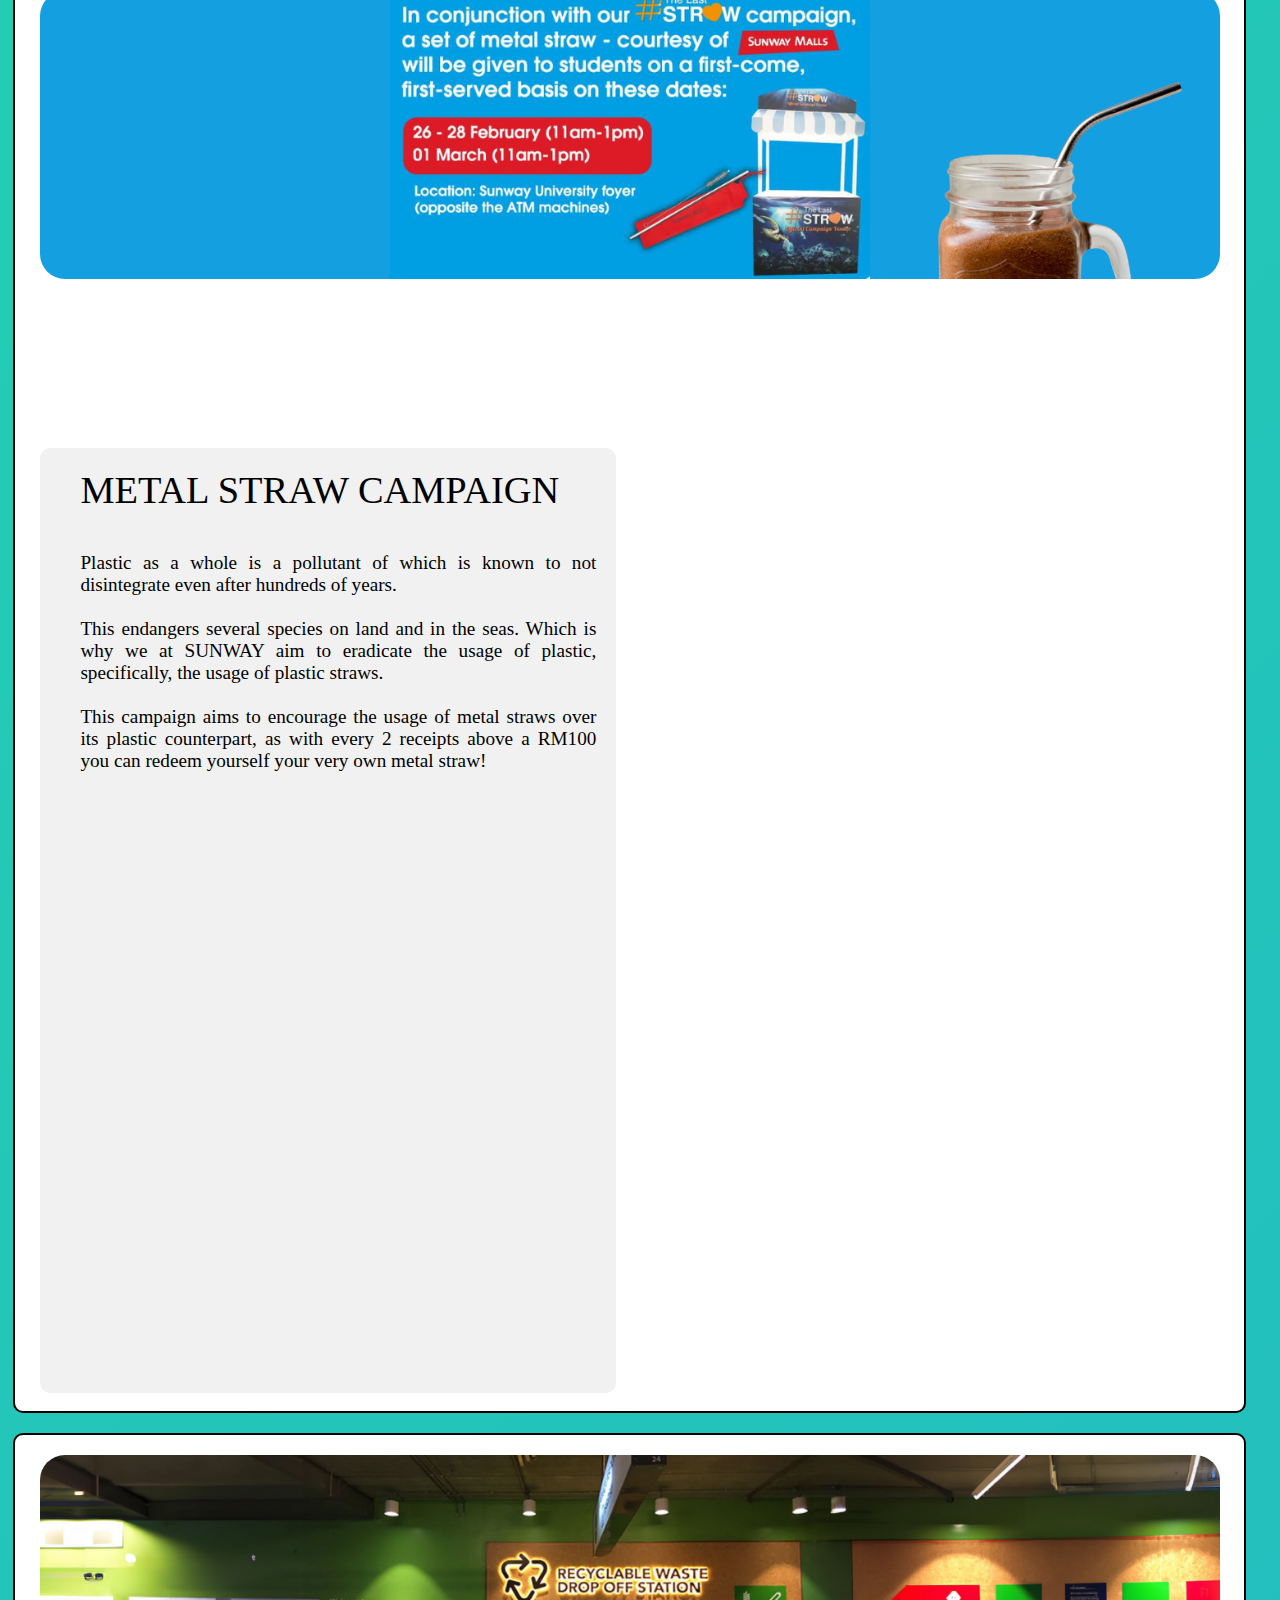
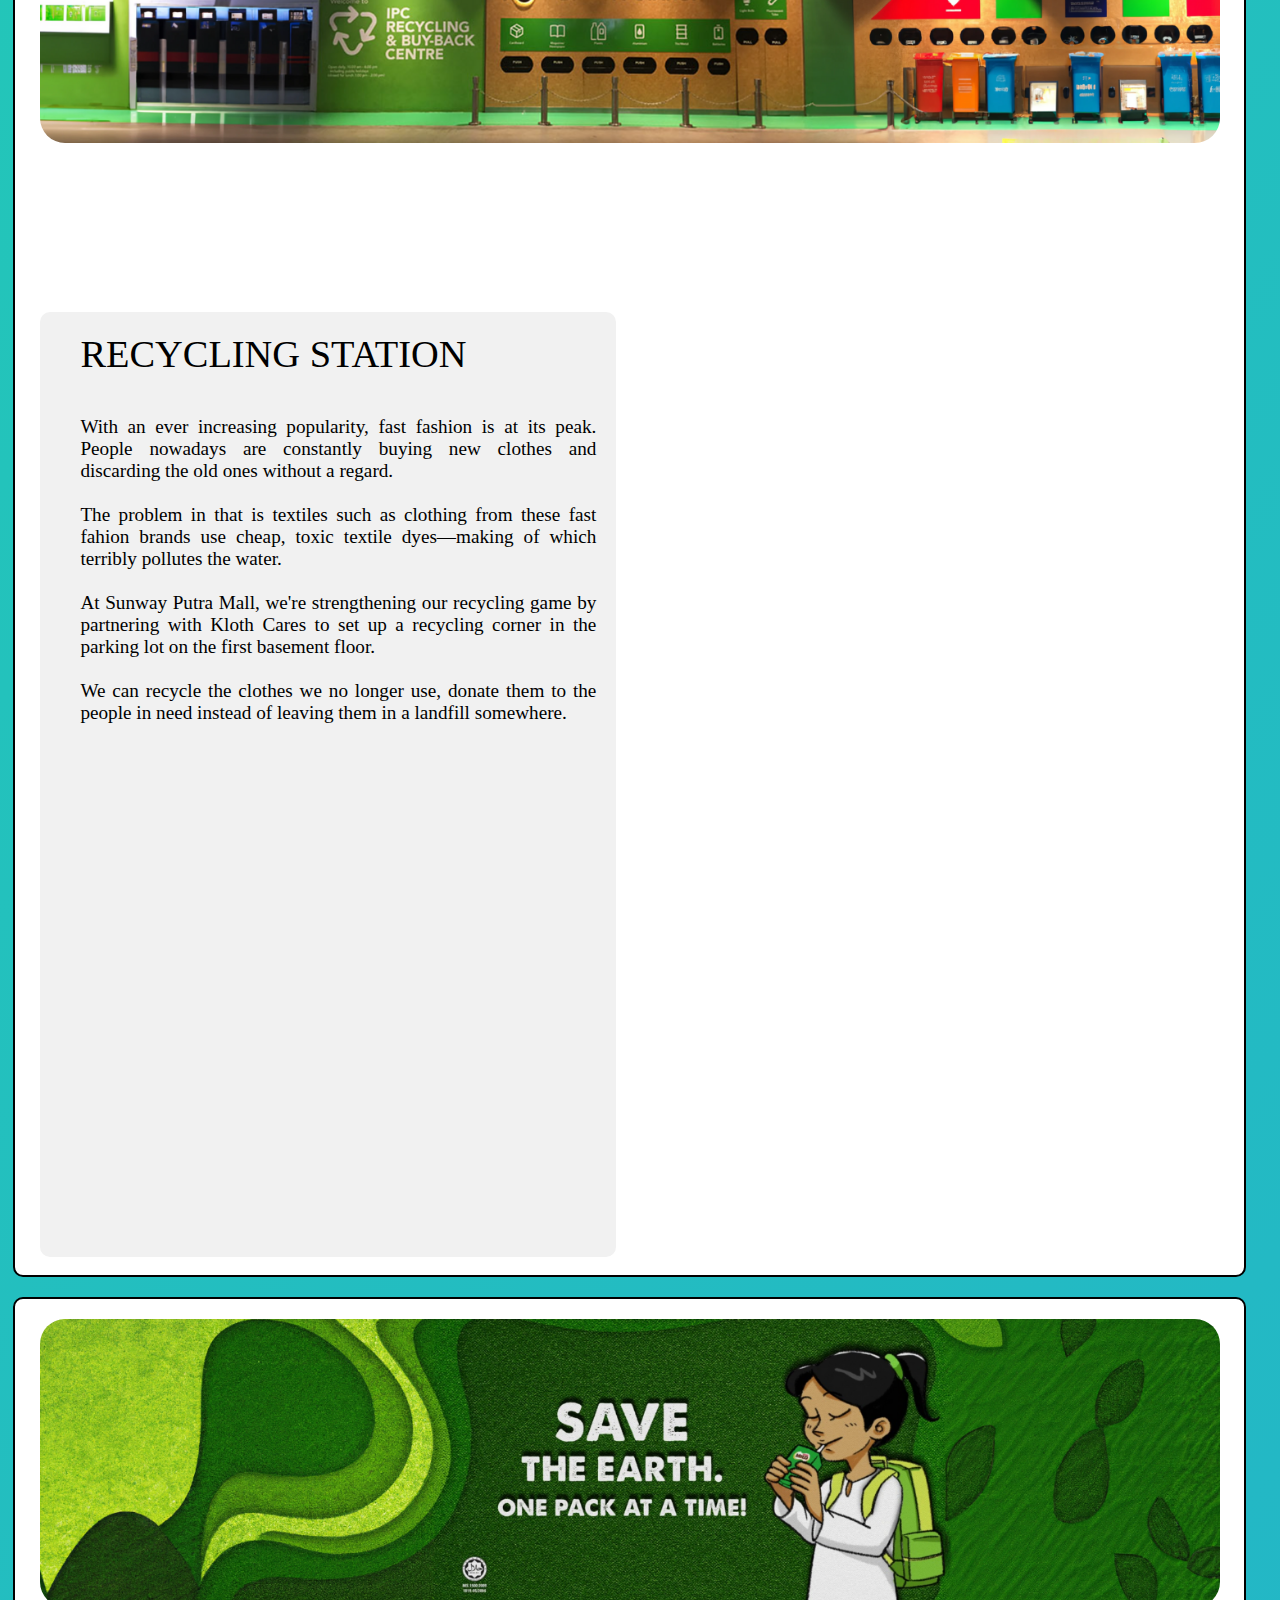
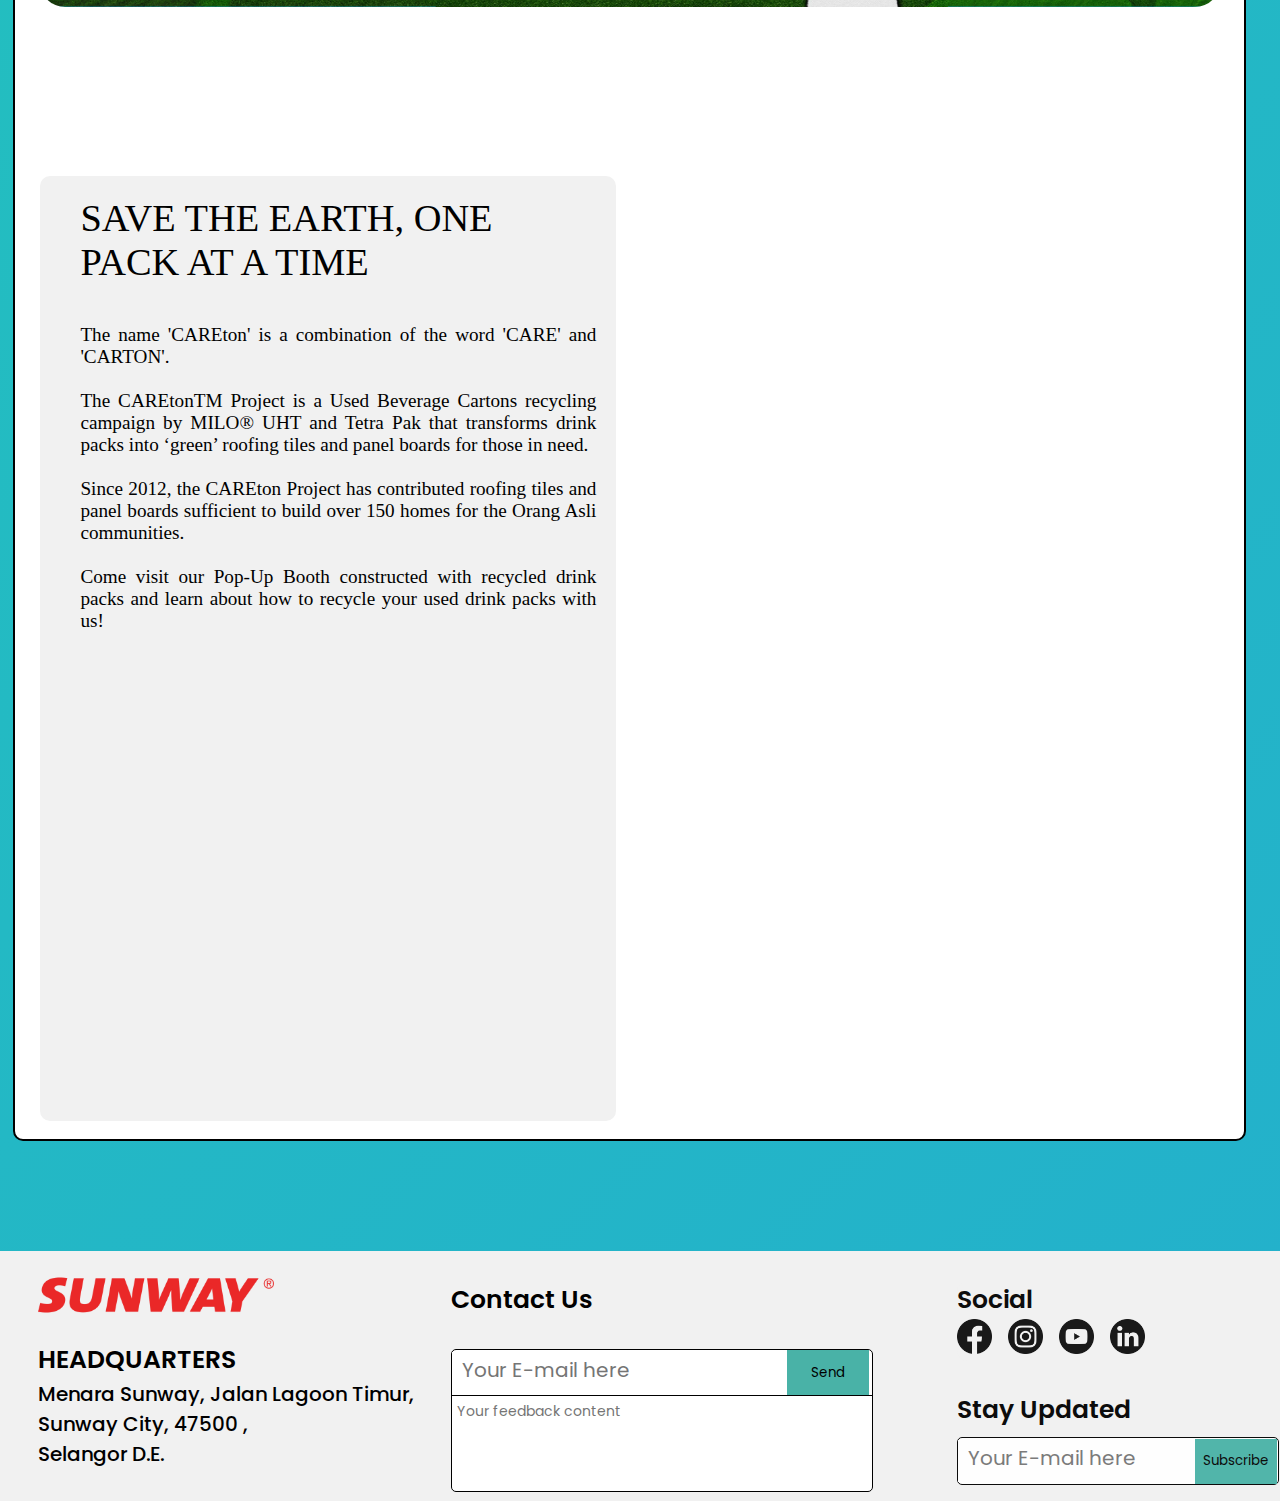
<file: SUSTAINABLE PROGRAM.html>
<!DOCTYPE html>
<html>
<head>
  <!--Import google fonts and SUSTAINABLE PROGRAMstyle.css stylesheet-->
  <title>Sustainable Program | Sunway</title>
  <link rel="shortcut icon" type="image/png" href="sunwayicon.png">
  <link rel="stylesheet" href="SUSTAINABLE PROGRAMstyle.css">
  <link rel="preconnect" href="https://fonts.googleapis.com">
  <link rel="preconnect" href="https://fonts.gstatic.com" crossorigin>
  <link href="https://fonts.googleapis.com/css2?family=Poppins:wght@500;600&display=swap" rel="stylesheet">
  <link rel="preconnect" href="https://fonts.googleapis.com">
  <link rel="preconnect" href="https://fonts.gstatic.com" crossorigin>
  <link href="https://fonts.googleapis.com/css2?family=Libre+Franklin:wght@600&display=swap" rel="stylesheet">
  <script>

  </script>
</head>

<body>
  <input type="checkbox" id="menu-toggle">

  <header>
    <label for="menu-toggle" class="menu-icon">&#9776;</label>
    <div class="logo">
      <a href="HOME.html"><img src="sunwaylogo.png" alt="Website Logo"></a>
    </div>
    <nav class="menu">
      <img class="menured" src="ff0000.png">
      <label for="menu-toggle" class="close-icon">&#10006;</label>
      <a href="HOME.html">HOME</a>
      <hr class="menuline">
      <a href="SDG.html">SDG</a>
      <hr class="menuline">
      <a href="OUR GOALS.html">OUR GOALS</a>
      <hr class="menuline">
      <a href="SUSTAINABLE PROGRAM.html">SUSTAINABLE PROGRAM</a>
    </nav>
  </header>

<!--container for each section (contains banner image, info text, and image carousel)-->
<div class="container">
  <div class="bannercontainer">
    <img class="banner" src="foodbanner.png">
  </div>
    <div class="textcontainer">
      <div class="textheading">
        FOOD CPR - COMPOST. PLANT. REDUCE
      </div>
      <div class="textbody">
        Did you know? Research shows that Malaysians contribute to more than 16,000 tonnes of food waste daily, enough to feed 12 million hungry mouths three meals a day. The shocking figure continues to worsen during the festive seasons by 15 to 20 percent.
        <br><br>
        In an initiative to manage food waste effectively, Sunway Pyramid has invested in a food composting machine to convert food waste from tenants into compost.
        <br><br>
        “Sunway Group is committed to advancing the United Nation’s Sustainable Development Goals, one of which is halving Malaysia’s food waste by 2030 – a pledge made by our local government. If we, the nation, continue at our current rate, this pledge would not be met. The ‘COMPOST. PLANT. REDUCE’ campaign is one of our clear commitments to changing food waste habits in Malaysia,” said HC Chan, Chief Executive Officer of Sunway Malls & Theme Parks.
        <br><br>
        Together, we can reduce the amount of waste generated to our landfills for a more sustainable environment. Small changes can make a huge difference, and it starts with a few simple steps!
      </div>
    </div>
    <!--container for the image carousel-->
    <div class="imageslidercontainer">
      <div class="pic-ctn">
        <img class="slideimage" src="foodcpr.png" alt="" class="pic">
        <img class="slideimage" src="foodcpr2.jpg" alt="" class="pic">
        <img class="slideimage" src="foodcpr3.jpg" alt="" class="pic">
        <img class="slideimage" src="foodcpr.png" alt="" class="pic">
        <img class="slideimage" src="foodcpr2.jpg" alt="" class="pic">
      </div>
    </div>
</div>

<!--container for each section (contains banner image, info text, and image carousel)-->
<div class="container">
  <div class="bannercontainer">
    <img class="banner" src="strawbanner.png">
  </div>
    <div class="textcontainer">
      <div class="textheading">
        METAL STRAW CAMPAIGN
      </div>
      <div class="textbody">
        Plastic as a whole is a pollutant of which is known to not disintegrate even after hundreds of years.
        <br><br>
        This endangers several species on land and in the seas. Which is why we at SUNWAY aim to eradicate the usage of plastic, specifically, the usage of plastic straws.
        <br><br>
        This campaign aims to encourage the usage of metal straws over its plastic counterpart, as with every 2 receipts above a RM100 you can redeem yourself your very own metal straw!
      </div>
    </div>
    <!--container for the image carousel-->
    <div class="imageslidercontainer">
      <div class="pic-ctn">
        <img class="slideimage" src="metalstraw1.jpg" alt="" class="pic">
        <img class="slideimage" src="metalstraw2.jpg" alt="" class="pic">
        <img class="slideimage" src="metalstraw3.jpg" alt="" class="pic">
        <img class="slideimage" src="metalstraw1.jpg" alt="" class="pic">
        <img class="slideimage" src="metalstraw2.jpg" alt="" class="pic">
      </div>
    </div>
</div>

<!--container for each section (contains banner image, info text, and image carousel)-->
<div class="container">
  <div class="bannercontainer">
    <img class="banner" src="recyclebanner.png">
  </div>
    <div class="textcontainer">
      <div class="textheading">
        RECYCLING STATION
      </div>
      <div class="textbody">
        With an ever increasing popularity, fast fashion is at its peak. People nowadays are constantly buying new clothes and discarding the old ones without a regard.
        <br><br>
        The problem in that is textiles such as clothing from these fast fahion brands use cheap, toxic textile dyes—making of which terribly pollutes the water.
        <br><br>
        At Sunway Putra Mall, we're strengthening our recycling game by partnering with Kloth Cares to set up a recycling corner in the parking lot on the first basement floor. 
        <br><br>
        We can recycle the clothes we no longer use, donate them to the people in need instead of leaving them in a landfill somewhere.
      </div>
    </div>
    <!--container for the image carousel-->
    <div class="imageslidercontainer">
      <div class="pic-ctn">
        <img class="slideimage" src="recycle1left.jpg" alt="" class="pic">
        <img class="slideimage" src="recycle1right.jpg" alt="" class="pic">
        <img class="slideimage" src="recycle2.jpg" alt="" class="pic">
        <img class="slideimage" src="recycle3.png" alt="" class="pic">
        <img class="slideimage" src="recycle2.jpg" alt="" class="pic">
      </div>
    </div>
</div>

<!--container for each section (contains banner image, info text, and image carousel)-->
<div class="container">
  <div class="bannercontainer">
    <img class="banner" src="milobanner.png">
  </div>
    <div class="textcontainer">
      <div class="textheading">
        SAVE THE EARTH, ONE PACK AT A TIME
      </div>
      <div class="textbody">
        The name 'CAREton' is a combination of the word 'CARE' and 'CARTON'.
        <br><br>
        The CAREtonTM Project is a Used Beverage Cartons recycling campaign by MILO® UHT and Tetra Pak that transforms drink packs into ‘green’ roofing tiles and panel boards for those in need.
        <br><br>
        Since 2012, the CAREton Project has contributed roofing tiles and panel boards sufficient to build over 150 homes for the Orang Asli communities. 
        <br><br>
        Come visit our Pop-Up Booth constructed with recycled drink packs and learn about how to recycle your used drink packs with us!
      </div>
    </div>
    <!--container for the image carousel-->
    <div class="imageslidercontainer">
      <div class="pic-ctn">
        <img class="slideimage" src="milo1.jpg" alt="" class="pic">
        <img class="slideimage" src="milo2.jpg" alt="" class="pic">
        <img class="slideimage" src="milo3.png" alt="" class="pic">
        <img class="slideimage" src="milo1.jpg" alt="" class="pic">
        <img class="slideimage" src="milo2.jpg" alt="" class="pic">
      </div>
    </div>
</div>

<!--footer-->
  <div class="footer">
    <div class="footerline1">
      <div class="footerlogocontainer">
        <img class="footerlogo" src="sunwaylogo.png">
      </div>
      <div class="contactuscontainer">
        <div class="contactus">Contact Us</div>
      </div>
      <div class="footernavsocialcontainer">
        <div class="footernavsocial">
          Social
          <div class="footernavsocialiconcontainer">
           <a href="https://www.facebook.com/SunwayGroupOfficial/" target="_blank"><img class="socmeico" src="fb.png"></a>
           <a href="https://www.instagram.com/SunwayGroupOfficial/" target="_blank"><img class="socmeico" src="ig.png"></a>
           <a href="https://www.youtube.com/c/sunwaygroup" target="_blank"><img class="socmeico" src="yt.png"></a>
            <a href="https://www.linkedin.com/company/sunway-group/" target="_blank" ><img class="socmeico" src="in.png"></a>
           <a href="https://www.sunway.city/kualalumpur/blog/" target="_blank" ><img class="socmeico" src="bp.png"></a>
          </div> 
      </div>
      </div>
    </div>

    <div class="footerline2">
      <div class="hqlocationcontainer">
        <div class="hqlocation">
          <div class="hqt">HEADQUARTERS</div>
          <div class="hql">Menara Sunway, Jalan Lagoon Timur,
            <br>
            Sunway City, 47500 , 
            <br>Selangor D.E.</div>
        </div>
      </div>
      <div class="contactemailboxcontainer">
        <div class="contactemailbox">
          <input type="text" class="contactemail" placeholder="Your E-mail here">
          <button type="button" class="btemail">Send</button>
          <textarea type="text" class="contactform" placeholder="Your feedback content"></textarea>
        </div>
      </div>
      <div class="footernavsubscribecontainer">
        <div class="footernavsubscribe">
          Stay Updated
          <br>
          <div class="subscribe">
          <input type="text" class="tbupdated" placeholder="Your E-mail here">
          <button type="button" class="btupdated">Subscribe</button>
        </div>
      </div>
    </div>
</body>
</html>
</file>
<file: AnsonSSTVProtocol/styles.css>
body {
    font-family: Arial, sans-serif;
    display: flex;
    justify-content: center;
    align-items: center;
    height: 100vh;
    margin: 0;
    background-color: #121212; /* Dark background */
    color: #e0e0e0; /* Light text color */
}

.container {
    text-align: center;
    border-radius: 10px;
    padding: 20px;
    background-color: #1e1e1e; /* Darker container background */
    box-shadow: 0 4px 8px rgba(0, 0, 0, 0.3);
}

.buttons {
    margin-bottom: 20px;
}

button {
    background-color: #1e88e5; /* Blue color */
    color: #ffffff;
    border: none;
    border-radius: 5px;
    padding: 10px 20px;
    font-size: 16px;
    cursor: pointer;
    margin: 0 10px;
    transition: background-color 0.3s;
}

button:hover {
    background-color: #1565c0; 
}

.drop-area {
    border: 2px dashed #444444; 
    border-radius: 10px;
    padding: 20px;
    background-color: #2c2c2c; 
    margin-bottom: 20px;
    cursor: pointer;
    box-shadow: 0 2px 4px rgba(0, 0, 0, 0.2);
    display: none; 
}

#canvas {
    border: 1px solid #444444; 
    border-radius: 10px;
}
</file>
<file: html/styles.css>
body {
    font-family: Arial, sans-serif;
    display: flex;
    justify-content: center;
    align-items: flex-start;
    height: 100vh;
    margin: 0;
    background-color: #f5f5f5;
    padding-top: 20px;
}


.container {
    display: flex;
    justify-content: center;
    width: 90%;
    padding: 10px;
    box-sizing: border-box;
}

.left-column, .right-column {
    flex: 1;
    display: flex;
    justify-content: center;
    align-items: center;
    flex-direction: column;
}

.upload-box {
    margin: 20px 0;
    padding: 20px;
    border: 2px dashed #ccc;
    cursor: pointer;
    transition: border-color 0.3s;
    max-width: 300px;
    position: relative;
    background-color: #f9f9f9;
}

.upload-box p {
    margin: 0;
    font-size: 16px;
    color: #777;
}

.upload-box.dragover {
    border-color: #007bff;
    background-color: #e6f7ff;
}

.upload-box input[type="file"] {
    display: none;
}

#imageCanvas {
    display: none;
}

.matrix {
    display: grid;
    grid-template-columns: repeat(30, 16px);
    grid-template-rows: repeat(30, 16px);
    gap: 0px; /* Start with no gap */
    position: relative;
    transform: translateY(10%);
    left: 50%;
    margin-top: 16px;
}

.matrix .pixel {
    width: 16px;
    height: 16px;
}

@keyframes spreadAndShrink {
    0% {
        gap: 0px; /* Pixels start tightly packed */
    }
    50% {
        gap: 2px; /* Pixels spread apart */
        animation-timing-function: cubic-bezier(0.25, 1, 0.5, 1); /* easeOutQuart */
    }
    100% {
        gap: 0px; /* Pixels come back together */
        animation-timing-function: cubic-bezier(0.47, 0, 0.75, 0.72); /* easeInSine */
    }
}
</file>
<file: microscopy/styles.css>
body {
    font-family: Arial, sans-serif;
    margin: 0;
    padding: 0;
    display: flex;
    flex-direction: column;
    min-height: 100vh;
    background-color: rgb(250, 239, 214);
    background-image: url('microscope.svg');
    background-repeat: repeat;
    background-position: top left;
    background-size: 50px 50px;
    position: relative;
    overflow: hidden;
}

body::after {
    content: "";
    position: absolute;
    top: 0;
    left: 0;
    width: 100%;
    height: 100%;
    background-color: rgba(250,239,214,0.7);
    pointer-events: none;
}

#app {
    display: flex;
    flex-direction: column;
    min-height: 100vh;
    position: relative;
    z-index: 1;
}

.container {
    flex: 1;
    display: flex;
    flex-direction: column;
    align-items: center;
    justify-content: flex-start;
    padding: 20px;
    overflow-y: auto;
    background-color: rgba(255, 255, 255, 0.7);
    border-radius: 10px;
}

h1 {
    color: #333;
    margin-bottom: 30px;
}

select {
    padding: 10px;
    font-size: 16px;
    border-radius: 10px;
    border: 1px solid #ccc;
    width: 300px;
    margin-bottom: 20px;
}

.footer {
    background-color: #fff;
    box-shadow: 0 -2px 10px rgba(0, 0, 0, 0.1);
    padding: 20px;
    position: relative;
}

.progress-container {
    display: flex;
    justify-content: center;
    align-items: center;
}

.progress-stage {
    width: 30px;
    height: 30px;
    border-radius: 50%;
    border: 2px solid #ccc;
    display: flex;
    justify-content: center;
    align-items: center;
    margin: 0 10px;
    font-weight: bold;
    color: #ccc;
    cursor: pointer;
    transition: background-color 0.3s, border-color 0.3s, color 0.3s;
}

.progress-stage:hover {
    background-color: #e0e0e0;
}

.progress-stage.active {
    background-color: #3498db;
    border-color: #3498db;
    color: #fff;
}

.progress-stage.completed {
    background-color: #2ecc71;
    border-color: #2ecc71;
    color: #fff;
}

.progress-line {
    flex: 1;
    height: 2px;
    background-color: #ccc;
}

.next-button {
    position: absolute;
    bottom: 20px;
    right: 20px;
    padding: 10px 20px;
    font-size: 16px;
    border-radius: 20px;
    border: none;
    background-color: #3498db;
    color: #fff;
    cursor: pointer;
    transition: background-color 0.3s;
}

.next-button:disabled {
    background-color: #ccc;
    cursor: not-allowed;
}

.checklist {
    list-style-type: none;
    padding: 0;
    width: 100%;
    max-width: 600px;
}

.checklist-item {
    display: flex;
    flex-direction: column;
    align-items: stretch;
    margin-bottom: 20px;
    padding: 20px;
    background-color: #fff;
    border-radius: 10px;
    box-shadow: 0 4px 6px rgba(0,0,0,0.1);
    transition: opacity 0.3s, transform 0.3s;
    height: auto;
    max-height: 25vh;
    overflow: hidden;
}

.checklist-item.completed {
    opacity: 0.6;
}

.checklist-item.blurred {
    filter: blur(3px);
    pointer-events: none;
}

.checklist-item-content {
    display: flex;
    align-items: center;
    margin-bottom: 15px;
}

.checklist-item input[type="checkbox"] {
    margin-right: 10px;
}

.checklist-item label {
    flex: 1;
    font-size: 18px;
}

.remarks-container {
    display: flex;
    flex-direction: column;
}

.remarks-input {
    width: 95%;
    padding: 10px;
    border: 1px solid #ccc;
    border-radius: 5px;
    font-size: 14px;
    resize: vertical;
    min-height: 60px;
}

.save-remarks {
    align-self: flex-end;
    margin-top: 10px;
    padding: 8px 15px;
    background-color: #3498db;
    color: #fff;
    border: none;
    border-radius: 5px;
    cursor: pointer;
    transition: background-color 0.3s;
}

.save-remarks:hover {
    background-color: #2980b9;
}

.download-remarks {
    display: block;
    margin: 20px auto;
    padding: 10px 20px;
    font-size: 16px;
    background-color: #3498db;
    color: #fff;
    border: none;
    border-radius: 5px;
    cursor: pointer;
    transition: background-color 0.3s;
}

.download-remarks:hover {
    background-color: #2980b9;
}

.spotlight {
    position: absolute;
    width: 200px;
    height: 200px;
    border-radius: 50%;
    background: transparent;
    box-shadow: 0 0 0 100vmax rgba(250, 239, 214, 0.85);
    pointer-events: none;
    transform: translate(-50%, -50%);
    mix-blend-mode: screen;
}

button {
    position: relative;
    z-index: 2;
}
</file>
<file: MultiplayerAirHockey/styles.css>
body {
    font-family: Arial, sans-serif;
    background-color: #f0f0f0;
    margin: 0;
    padding: 0;
    display: flex;
    justify-content: center;
    align-items: center;
    min-height: 100vh; 
    overflow: auto; 
}

.container {
    background-color: white;
    border-radius: 20px;
    padding: 30px;
    box-shadow: 0 0 20px rgba(0, 0, 0, 0.1);
    text-align: center;
}

h1 {
    color: #333;
    margin-bottom: 30px;
}

#game-controls {
    margin-bottom: 20px;
}

.join-container {
    display: flex;
    justify-content: center;
    margin-top: 10px;
}

#join-code {
    padding: 10px;
    font-size: 16px;
    border: 1px solid #ccc;
    border-radius: 5px 0 0 5px;
}

#join-button {
    border-radius: 0 5px 5px 0;
}

button {
    background-color: #4CAF50;
    border: none;
    color: white;
    padding: 10px 20px;
    text-align: center;
    text-decoration: none;
    display: inline-block;
    font-size: 16px;
    margin: 4px 2px;
    cursor: pointer;
    border-radius: 5px;
    transition: background-color 0.3s;
}

button:hover {
    background-color: #45a049;
}

#user-list-container {
    margin-top: 20px;
}

#user-list-ul {
    list-style-type: none;
    padding: 0;
}

#user-list-ul li {
    padding: 10px;
    border: 1px solid #ddd;
    margin-bottom: 5px;
    border-radius: 5px;
    display: flex;
    justify-content: space-between;
    align-items: center;
    background-color: #f9f9f9;
}

#user-list-ul li button {
    background-color: #f44336;
    border: none;
    padding: 5px 10px;
    color: white;
    font-size: 14px;
    border-radius: 5px;
    cursor: pointer;
}

#user-list-ul li button:hover {
    background-color: #d32f2f;
}

#status-message {
    margin-top: 20px;
    font-weight: bold;
    color: #333;
}

.instructions {
    margin-top: 30px;
    text-align: left;
    background-color: #f9f9f9;
    border-radius: 10px;
    padding: 20px;
}

.instructions h2 {
    margin-top: 0;
}

.instructions ol {
    padding-left: 20px;
}

.instructions code {
    background-color: #e0e0e0;
    padding: 2px 4px;
    border-radius: 4px;
}

.game-box {
    position: relative;
    width: 80vw;
    max-width: 800px;
    aspect-ratio: 8 / 5;
    background-color: #ccc;
    border-radius: 20px;
    box-shadow: 0px 0px 10px rgba(0, 0, 0, 0.1);
    overflow: hidden;
    display: none;
}

#hockeyTable {
    width: 100%;
    height: 100%;
    border-radius: 20px;
    background-color: #2c3e50;
}

.start-button {
    position: absolute;
    top: 50%;
    left: 50%;
    transform: translate(-50%, -50%);
    padding: 15px 30px;
    font-size: 20px;
    background-color: #808080;
    color: white;
    border: none;
    border-radius: 10px;
    cursor: pointer;
    z-index: 10;
    pointer-events: none;
    display: none
}

.start-button:hover {
    background-color: #2ecc71;
}

.winner-message {
    position: absolute;
    top: 50%;
    left: 50%;
    transform: translate(-50%, -50%);
    padding: 20px;
    font-size: 30px;
    background-color: rgba(0, 0, 0, 0.8);
    color: white;
    border-radius: 10px;
    box-shadow: 0px 0px 15px rgba(0, 0, 0, 0.3);
    display: none;
}
</file>
<file: index_html.css>
a { color:#5D5D9E; } 
a:visited { color:#5D5D9E; } 
a:active { color:#5C615E; } 
a:hover { color:#B2B3B4; } 
#menu_15070e93 a { text-decoration: none; }
#menu_15070e93_pane { background-color: #FFFFFF; border: 1px solid #FFFFFF; padding-top: 10px; padding-bottom: 10px; border-radius: 6px; box-shadow: 2px 2px 6px 0px rgba(8, 8, 8, 0.784314); }
#menu_15070e93_hr { background-color: #FFFFFF; height: 1px; border: none; }
#menu_15070e93_entry { padding-left: 10px; padding-right: 10px; padding-top: 3px; padding-bottom: 3px; }
#menu_15070e93_entry:hover { background-color: #323232; color: #FFFFFF !important; }
#menu_15070e93_entry:hover span { color:#FFFFFF !important; }
		.menu_15070e93_mainMenuEntry { text-align: center; }
		.menu_15070e93_mainMenuEntry:hover {	background-color:#282828; }
		.menu_15070e93_mainMenuEntry:hover span {	color:#FFFFFF !important; }
		#menu_15070e93 .mobileEntry { display: none; } 
		#menu_15070e93 .normalEntry { display: block; } 
		@media only screen and (max-width:900px) { 
			#menu_15070e93 .mobileEntry { display: block; } 
			#menu_15070e93 .normalEntry { display: none; } 
		}
#button_56d2fcb6 { box-sizing: border-box; vertical-align: bottom; border-radius: 20px; position:relative; display: inline-block; width:150px; height:40px; background-color:#403022; border: 1px solid #C4C4C4;  }
#button_56d2fcb6:hover { background-color:#DFDFDF; border-color:#C4C4C4;  }
#button_56d2fcb6:hover span { color:#000000; }
#button_4e2dc648 { vertical-align: bottom; border-radius: 20px; position:relative; display: inline-block; width:150px; height:40px; background-color:#403022;  }
#button_4e2dc648:hover { background-color:#5529D1;  }
#button_4e2dc648:hover span { color:#FFFFFF; }
#button_c364c6a { vertical-align: bottom; border-radius: 20px; position:relative; display: inline-block; width:150px; height:40px; background-color:#403022;  }
#button_c364c6a:hover { background-color:#5529D1;  }
#button_c364c6a:hover span { color:#FFFFFF; }
#button_5e8ba020 { box-sizing: border-box; vertical-align: bottom; border-radius: 20px; position:relative; display: inline-block; width:150px; height:40px; background-color:#FFFFFF; border: 1px solid #C4C4C4;  }
#button_5e8ba020:hover { background-color:#DFDFDF; border-color:#C4C4C4;  }
#button_5e8ba020:hover span { color:#000000; }
body { background-color:#FFFFFF; padding:0;  margin: 0; }
.textstyle1 { text-align:center; }
#container_a8bef60 { vertical-align: top; position:relative; display: inline-block; width:100%; min-height:150px; max-width:1200px; background:none;  }
.textstyle2 { text-align:left; }
#container_29ee7549 { vertical-align: top; border-radius: 15px; position:relative; display: inline-block; width:100%; min-height:63px; background-color:#F3F3F5;  }
#container_29ee7549_padding { margin: 10px; display: block;  }
#container_23dd7d16 { vertical-align: top; position:relative; display: inline-block; width:46%; min-height:60px; background:none;  }
#container_23dd7d16_padding { margin: 10px; display: block;  }
#img_5367cd03 { vertical-align: bottom; position:relative; display: inline-block; width:37%; background:none; height:auto;  }
#container_61f69dfd { vertical-align: top; position:relative; display: inline-block; width:54%; min-height:60px; background:none;  }
#container_61f69dfd_padding { margin: 10px; display: block;  }
.textstyle3 { text-align:right; }
#menu_15070e93 { vertical-align: bottom; border-radius: 6px; position:relative; display: inline-block; width:300px; height:38px; text-align:left; background:none;  }
.menuholder1 { position: relative; overflow: hidden; width: 100%; height: 100%; }
.menustyle1 { position:absolute; width:37px; height:38px; left:10px;  }
.menuentry_text1 { position:absolute; top:0px; bottom:0px; left:0px; right:0px; margin-top:auto; margin-bottom:auto; margin-left:auto; margin-right:auto; height:33px;  }
.textstyle4 { font-size:22pt; font-family:Arial, Helvetica, sans-serif; color:#000000;  white-space: nowrap; }
.menustyle2 { position:absolute; width:61px; height:38px; left:10px;  }
.menuentry_text2 { position:absolute; top:0px; bottom:0px; left:0px; right:0px; margin-top:auto; margin-bottom:auto; margin-left:auto; margin-right:auto; height:21px;  }
.textstyle5 { font-size:11pt; font-family:Segoe, 'Segoe UI', 'Helvetica Neue', sans-serif; color:#403022; font-weight:bold;  white-space: nowrap; }
.menustyle3 { position:absolute; width:63px; height:38px; left:71px;  }
.menustyle4 { position:absolute; width:74px; height:38px; left:134px;  }
.menustyle5 { position:absolute; width:63px; height:38px; left:208px;  }
.textstyle6 { font-size:12pt; font-family:Segoe, 'Segoe UI', 'Helvetica Neue', sans-serif; color:#656565; font-weight:bold;  white-space: nowrap; }
.textstyle7 { font-size:11pt; font-family:Segoe, 'Segoe UI', 'Helvetica Neue', sans-serif; color:#656565; font-weight:bold;  white-space: nowrap; }
.vcenterstyle1 { display: table; width: 100%; height: 100%; }
.vcenterstyle2 { display: table-cell; vertical-align: middle; }
.textstyle8 { font-size:12pt; font-family:Segoe, 'Segoe UI', 'Helvetica Neue', sans-serif; color:#F1CFA6; font-weight:bold;  }
#container_7b56f8c2 { vertical-align: top; position:relative; display: inline-block; width:100%; min-height:623px; background-color:#FFFFFF;  }
#container_7b56f8c2_padding { margin: 10px; display: block;  }
.textstyle9 { font-size:12pt; font-family:Arial, Helvetica, sans-serif; color:#F1CFA6;  }
#container_6008bb2e { vertical-align: top; position:relative; display: inline-block; width:100%; min-height:150px; background:none;  }
#container_6008bb2e_padding { margin: 10px; display: block;  }
.textstyle10 { font-size:36pt; font-family:'Arial Black', Gadget, sans-serif; color:#403022;  }
.textstyle11 { font-size:16pt; font-family:'Arial Black', Gadget, sans-serif; color:#F1CFA6;  }
.textstyle12 { font-size:36pt; font-family:'Arial Black', Gadget, sans-serif; color:#F1CFA6;  }
#img_63e95b3a { vertical-align: bottom; border-radius: 15px; position:relative; display: inline-block; width:83%; max-width:600px; background:none; height:auto;  }
#container_b0df8f6 { position:absolute; left:62%; top:30%; width:37%; min-height:394px; background:none;  }
#container_b0df8f6_padding { margin: 10px; display: block;  }
.textstyle13 { font-size:12pt; font-family:Segoe, 'Segoe UI', 'Helvetica Neue', sans-serif; color:#000000; font-weight:bold;  }
#container_438337b7 { vertical-align: top; border-radius: 15px; position:relative; display: inline-block; width:100%; min-height:150px; background-color:#F3F3F5;  }
#container_438337b7_padding { margin: 10px 100px 10px 100px;display: block;  }
.textstyle14 { font-size:18pt; font-family:Segoe, 'Segoe UI', 'Helvetica Neue', sans-serif; color:#403022; font-weight:bold;  }
#container_7912be8c { vertical-align: top; position:relative; display: inline-block; width:100%; min-height:150px; background:none;  }
#container_7912be8c_padding { margin: 10px; display: block;  }
#container_780a4201 { vertical-align: top; border-radius: 15px; position:relative; display: inline-block; margin:10px; width:30%; min-height:179px; background-color:#FFFFFF;  }
#container_780a4201_padding { margin: 10px; display: block;  }
.textstyle15 { font-size:20pt; font-family:Segoe, 'Segoe UI', 'Helvetica Neue', sans-serif; color:#403022; font-weight:bold;  }
.textstyle16 { font-size:12pt; font-family:Segoe, 'Segoe UI', 'Helvetica Neue', sans-serif; color:#403022; font-weight:bold;  }
#img_3a687b5a { border-radius: 15px; position:absolute; left:8%; top:30%; width:88%; background:none; height:auto;  }
.textstyle17 { font-size:12pt; font-family:Segoe, 'Segoe UI', 'Helvetica Neue', sans-serif; color:#403022;  }
.textstyle18 { font-size:12pt; font-family:Segoe, 'Segoe UI', 'Helvetica Neue', sans-serif; color:#FFFFFF; font-weight:bold;  }
#container_552b321a { vertical-align: top; border-radius: 15px; position:relative; display: inline-block; margin:10px; width:30%; min-height:150px; background-color:#FFFFFF;  }
#container_552b321a_padding { margin: 10px; display: block;  }
#img_23c309f5 { border-radius: 15px; position:absolute; left:10%; top:33%; width:79%; background:none; height:auto;  }
.textstyle19 { font-size:12pt; font-family:Arial, Helvetica, sans-serif; color:#403022;  }
#container_77363bda { vertical-align: top; position:relative; display: inline-block; width:100%; min-height:150px; background-color:#FFFFFF;  }
#container_77363bda_padding { margin: 10px; display: block;  }
.textstyle20 { font-size:12pt; font-family:Arial, Helvetica, sans-serif; color:#9E9E9E;  }
#container_1da729e9 { vertical-align: top; position:relative; display: inline-block; width:30%; min-height:150px; background:none;  }
#container_1da729e9_padding { margin: 10px; display: block;  }
.textstyle21 { font-size:12pt; font-family:Segoe, 'Segoe UI', 'Helvetica Neue', sans-serif; color:#4F4F4F; line-height: 1.5;  }
.textstyle22 { font-size:15pt; font-family:Segoe, 'Segoe UI', 'Helvetica Neue', sans-serif; color:#4F4F4F; font-weight:bold; line-height: 1.5;  }
.textstyle23 { font-size:12pt; font-family:Segoe, 'Segoe UI', 'Helvetica Neue', sans-serif; color:#4F4F4F; font-weight:bold; line-height: 1.5;  }
#container_3aab6ea4 { vertical-align: top; position:relative; display: inline-block; width:50%; min-height:150px; background:none;  }
#container_3aab6ea4_padding { margin: 10px; display: block;  }
#img_55674728 { vertical-align: bottom; border-radius: 15px; position:relative; display: inline-block; width:100%; max-width:400px; background:none; height:auto;  }
.textstyle24 { font-size:36pt; font-family:'Arial Black', Gadget, sans-serif; color:#9E9E9E;  }
#container_433edc8a { vertical-align: top; border-radius: 15px; position:relative; display: inline-block; width:100%; min-height:150px; background-color:#F3F3F5;  }
#container_433edc8a_padding { margin: 10px; display: block;  }
#container_3479b30e { vertical-align: top; position:relative; display: inline-block; width:100%; min-height:150px; max-width:800px; background:none;  }
#container_3479b30e_padding { margin: 10px; display: block;  }
.textstyle25 { font-size:12pt; font-family:Segoe, 'Segoe UI', 'Helvetica Neue', sans-serif; color:#764AF1; font-weight:bold;  }
@media only screen and (max-width: 900px)
{
		#menu_15070e93 { width:150px;  }
		#container_6008bb2e * span { font-size:22pt;  }
}
@media only screen and (max-width: 600px)
{
		#container_780a4201 { width:100%;  }
		#container_552b321a { width:100%;  }
}
</file>
<file: OUR GOALSstyle.css>
html {
  margin:0px;
}


/* configurations for navigation menu*/
nav{
  font-family: 'Libre Franklin', sans-serif;
  font-size: 10px;
  color: whitesmoke;
  padding: 20px;
  text-shadow: 2px 2px 5px rgba(0,0,0,0.3),
  5px 5px 70px rgba(255,255,255,0.5);
}

.menuline{
  width: 80%;
  border: 2px solid black;
  padding-left:20px;
}

.menured{
  width:5px;
  height:30px;
  transform:translate(8px,195px);
}

.menu-icon {
  font-size: 24px;
  margin-right: 10px;
  margin-left: 10px;
  cursor: pointer;
}

.close-icon {
  font-size: 24px;
  position: absolute;
  top: 10px;
  right: 10px;
  cursor: pointer;
  color:black;
}

.menu {
  position: fixed;
  top: 0;
  left: -100%;
  width: 20%;
  height: 500vh;
  background-color: #f1f1f1;
  transition: left 0.3s ease;
  display: flex;
  flex-direction: column;
  align-items:left;
  padding-top: 50px;
  padding-left: 20px; 
  z-index: 99999999999;
}

.menu a {
  text-decoration: none;
  color: #000;
  font-size: 18px;
  padding: 20px;
}

#menu-toggle:checked + header .menu {
  left: 0;
}

#menu-toggle {
  display: none;
}

/*------------------*/
body {
  margin: 0;
  width: 100vw;
  perspective: 1px;
  transform-style: preserve-3d;
  overflow-x: hidden;
  overflow-y: scroll;
  /*Gradient colours*/
  background: linear-gradient(-45deg, #ee7752, #e73c7e, #23a6d5, #23d5ab);
	background-size: 400% 400%;
	animation: gradient 15s ease infinite;
}

/*Animation for gradient background*/
@keyframes gradient {
	0% {
		background-position: 0% 50%;
	}
	50% {
		background-position: 100% 50%;
	}
	100% {
		background-position: 0% 50%;
	}

}


h1, p {
  font-family: Impact, Haettenschweiler, 'Arial Narrow Bold', sans-serif;
  color: #ffffff;
}

div.logo {
  background-color: #f1f1f1;
} 

header {
  background-color: #f1f1f1;
  padding: 10px;
  display: flex;
  align-items: center;
}

.logo {
  text-align: center;
  flex-grow: 1;
}

/*Sunway logo fadein*/

.logo img {
  padding-top: 5px;
  width: 200px; 
  animation: fadeInAnimation ease 3s;
  animation-iteration-count: 1;
  animation-fill-mode: forwards;
}

@keyframes fadeInAnimation {
  0% {
      opacity: 0;
  }
  100% {
      opacity: 1;
   }
}

/*footer*/
.footer {
  background-color: #f1f1f1;
  color:red;
  font-size: 19px;
  width:100vw;
  height:250px;
  transform:translateY(40vh);
  margin-top:-250px;
}

.footerline1{
  border-radius: 10px;
  width: 92%;
  height: 20%;
  position: relative;
  top: 30px;
  left: 3vw;

}

.footerlogocontainer{
  border-radius: 10px;
  width: 20%;
  height: 100%;
  position: relative;
}

.footerlogo {
  position:relative;
  width: 100%;
  top:-40%;
}

.contactuscontainer{
  border-radius: 10px;
  width: 20%;
  height: 100%;
  left:35%;
  top:-100%;
  position: relative;
}

.contactus {
  color:black;
  position:absolute;
  font-family: 'Poppins', sans-serif;
  font-weight: 600;
  font-size: 25px;
}

.footernavsocialcontainer{
  border-radius: 10px;
  width: 20%;
  height: 160%;
  left:78%;
  top:-200%;
  position: relative;
  overflow:hidden;
}

.footernavsocial{
  color:black;
  opacity:95%;
  font-family: 'Poppins', sans-serif;
  font-weight: 600;
  font-size: 25px;
  padding-bottom: 10px;
  position:relative;
  overflow:hidden;
}
/*-----------------------------*/


.footerline2{
  border-radius: 10px;
  width: 92%;
  height: 0px;
  position: relative;
  top: 40px;
  left: 3vw;
}

.hqlocationcontainer{
  border-radius: 10px;
  width: 30%;
  height: 100%;
  position: relative;
}

.hqlocation {
  position:relative;
  width:380px;
  font-family: 'Poppins', sans-serif;
  font-weight: 600;
  font-size: 25px;
  color:black;
}

.hql {
  font-weight: 500;
  font-size:20px;
  font-family: 'Poppins', sans-serif;
}

.contactemailboxcontainer{
  border-radius: 10px;
  width: 40%;
  height: 100%;
  left:35%;
  top:-100%;
  position: relative;
}


.contactemailbox{
  border: 1px solid black;
  border-radius:5px;
  width: 420px;
  background-color:white;
  transform:translateY(8px);
}

.contactemail {
height:40px;
width: 319px;
border:none ;
}

.contactemail::placeholder {
  font-size: 20px;
  font-family: 'Poppins', sans-serif;
}

input[type="text"] {
  font-family: 'Poppins', sans-serif;
  padding-left: 10px;
}

.btemail {
  background-color: #49b2a7;
  height:45px;
  width:82px;
  border:none;
  font-family: 'Poppins', sans-serif;
  color:black;
  cursor: pointer;
}


.contactform {
  height:80px;
  width: 410px;
  border:none ;
  border-top: 1px solid black;
  white-space: pre-wrap;
  resize:none;
  }
  
  .contactform::placeholder {
    font-size: 14px;
    font-family: 'Poppins', sans-serif;
  }
  
  .contactform[type="text"] {
    font-family: 'Poppins', sans-serif;
    font-size: 11px;
    padding: 5px;
  }

/*---------------------------------*/

.footernavsubscribecontainer{
  border-radius: 10px;
  width: 20%;
  height: 100%;
  left:78%;
  top:50px;
  position: relative;
}

.footernavsubscribe{
  color:black;
  opacity:95%;
  font-family: 'Poppins', sans-serif;
  font-weight: 600;
  font-size: 25px;
  padding-bottom: 10px;
  position:relative;
  height:20px;
}

.subscribe{
  border: 1px solid black;
  border-radius:5px;
  width: 320px;
  background-color:white;
  transform:translateY(8px);
}

.tbupdated {
height:40px;
width: 219px;
border:none ;
}

.tbupdated::placeholder {
  font-size: 20px;
  font-family: 'Poppins', sans-serif;
}

input[type="text"] {
  font-family: 'Poppins', sans-serif;
  padding-left: 10px;
}

.btupdated {
  background-color: #49b2a7;
  height:45px;
  width:82px;
  border:none;
  font-family: 'Poppins', sans-serif;
  color:black;
  cursor: pointer;
}

.footercontent {
  padding-left: 50px;
  
}

.socmeico {
  padding-right: 10px;
  width: 35px;
  opacity: 95%;
  position:relative;
  transition: transform 0.3s ease, color 0.3s ease;
  text-decoration:none;
}

.socmeico:hover {
  transform:translateY(5px);
  opacity: 100%
}

input:focus{
  outline:none;
}
  
.contactform:focus {
  outline:none; 
}

/* styling for container for each section (contains banner image, info text, and image carousel)*/
.container {
  border-radius: 10px;
  width: 96%;
  height: 160vh;
  margin-top:20px;
  left:1vw;
  position: relative;
  border-width:2px;
  border-style:solid;
  background-color: white;
}

/* styling for div container holding the bannerimage*/
.bannercontainer {
  border-radius: 10px;
  width: 96%;
  height: 20%;
  position: relative;
  top: 20px;
  left: 2vw;
  
}

/*styling for bannerimage*/
.banner {
  width:100%;
  border-radius: 25px;
}

/*div container holding text*/
.textcontainer {
  border-radius: 10px;
  width: 45vw;
  height: 105vh;
  position: relative;
  top: 21vh;
  left: 2vw;
  background-color: #f1f1f1;
  overflow-y: scroll;
  z-index: 9999;
}

/*styling for the header text in textcontainer*/
.textheading {
  font-family: "Franklin Gothic Heavy";
  font-size: 3vw;
  color: black;
  padding: 20px;
  padding-left:40px;
}

/*styling for body text in textcontainer*/
.textbody{
  font-family: "Franklin Gothic Heavy";
  font-size: 1.5vw;
  color: black;
  padding: 20px;
  padding-left:40px;
  text-align:justify;
  height: 430px;
}

/*styling for div container holding image carousel and image*/
.imageslidercontainer{
  border-radius: 10px;
  width: 45vw;
  height: 105vh;
  position: relative;
  top: -84vh;
  left: 49vw;
}

/* styles the image in the carousel*/
.slideimage {
  height: 100%;
  width: 100%;
  object-fit: cover;
  border-radius: 10px;
}

/*div container holding the image*/
.pic-ctn {
  position: relative;
  width:100%;
  height:100%;
}

/*aniation for carousel behaviour*/
@keyframes display {
  0% {
    transform: translateX(200px);
    opacity: 0;
  }
  10% {
    transform: translateX(0);
    opacity: 1;
  }
  20% {
    transform: translateX(0);
    opacity: 1;
  }
  30% {
    transform: translateX(-200px);
    opacity: 0;
  }
  100% {
    transform: translateX(-200px);
    opacity: 0;
  }
}

/*Selects all img element where the parent is a .pic-ctn class*/
.pic-ctn > img {
  position: absolute;
  top: 0;
  opacity: 0;
  animation: display 10s infinite;
}

/*Applies animation delays to specific <img> elements based on their
 position as children of their parent container*/

/* selects the second child of parent img*/
img:nth-child(2) {
  animation-delay: 2s;
}
/* selects the third child of parent img*/
img:nth-child(3) {
  animation-delay: 4s;
}
/* selects the fourth child of parent img*/
img:nth-child(4) {
  animation-delay: 6s;
}
/* selects the fifth child of parent img*/
img:nth-child(5) {
  animation-delay: 8s;
}
</file>
<file: SDGstyle.css>
html {
  margin:0px;
}


/* configurations for navigation menu*/
nav{
  font-family: 'Libre Franklin', sans-serif;
  font-size: 10px;
  color: whitesmoke;
  padding: 20px;
  text-shadow: 2px 2px 5px rgba(0,0,0,0.3),
  5px 5px 70px rgba(255,255,255,0.5);
}

.menuline{
  width: 80%;
  border: 2px solid black;
  padding-left:20px;
}

.menured{
  width:5px;
  height:30px;
  transform:translate(8px,120px);
}

.menu-icon {
  font-size: 24px;
  margin-right: 10px;
  margin-left: 10px;
  cursor: pointer;
}

.close-icon {
  font-size: 24px;
  position: absolute;
  top: 10px;
  right: 10px;
  cursor: pointer;
  color:black;
}

.menu {
  position: fixed;
  top: 0;
  left: -100%;
  width: 20%;
  height: 1400px;
  background-color: #f1f1f1;
  transition: left 0.3s ease;
  display: flex;
  flex-direction: column;
  align-items:left;
  padding-top: 50px;
  padding-left: 20px; 
  z-index: 99;
}

.menu a {
  text-decoration: none;
  color: #000;
  font-size: 18px;
  padding: 20px;
}

#menu-toggle:checked + header .menu {
  left: 0;
}

#menu-toggle {
  display: none;
}

/*------------------*/
body {
  background-color: #4e8ba2;
  margin: 0;
  width: 100vw;
  perspective: 1px;
  transform-style: preserve-3d;
  overflow-x: hidden;
  overflow-y: scroll;
  background: linear-gradient(-45deg, #3939d4, #4569b7, #4e8ba2, #6eaec6);
	background-size: 400% 400%;
	animation: gradient 15s ease infinite;
}




h1, p {
  font-family: Impact, Haettenschweiler, 'Arial Narrow Bold', sans-serif;
  color: #ffffff;
}

div.logo {
  background-color: #f1f1f1;
} 

header {
  background-color: #f1f1f1;
  padding: 10px;
  display: flex;
  align-items: center;
}

.logo {
  text-align: center;
  flex-grow: 1;
}

/*Sunway logo fadein*/

.logo img {
  padding-top: 5px;
  width: 200px; 
  animation: fadeInAnimation ease 3s;
  animation-iteration-count: 1;
  animation-fill-mode: forwards;
}

@keyframes fadeInAnimation {
  0% {
      opacity: 0;
  }
  100% {
      opacity: 1;
   }
}

/*footer*/

.footer {
  background-color: #f1f1f1;
  color:red;
  font-size: 19px;
  width:100vw;
  height:250px;
  transform:translateY(20vh);
}

.footerline1{
  border-radius: 10px;
  width: 92%;
  height: 20%;
  position: relative;
  top: 30px;
  left: 3vw;

}

.footerlogocontainer{
  border-radius: 10px;
  width: 20%;
  height: 100%;
  position: relative;
}

.footerlogo {
  position:relative;
  width: 100%;
  top:-40%;
}

.contactuscontainer{
  border-radius: 10px;
  width: 20%;
  height: 100%;
  left:35%;
  top:-100%;
  position: relative;
}

.contactus {
  color:black;
  position:absolute;
  font-family: 'Poppins', sans-serif;
  font-weight: 600;
  font-size: 25px;
}

.footernavsocialcontainer{
  border-radius: 10px;
  width: 20%;
  height: 160%;
  left:78%;
  top:-200%;
  position: relative;
  overflow:hidden;
}

.footernavsocial{
  color:black;
  opacity:95%;
  font-family: 'Poppins', sans-serif;
  font-weight: 600;
  font-size: 25px;
  padding-bottom: 10px;
  position:relative;
  overflow:hidden;
}
/*-----------------------------*/


.footerline2{
  border-radius: 10px;
  width: 92%;
  height: 0px;
  position: relative;
  top: 40px;
  left: 3vw;
}

.hqlocationcontainer{
  border-radius: 10px;
  width: 30%;
  height: 100%;
  position: relative;
}

.hqlocation {
  position:relative;
  width:380px;
  font-family: 'Poppins', sans-serif;
  font-weight: 600;
  font-size: 25px;
  color:black;
}

.hql {
  font-weight: 500;
  font-size:20px;
  font-family: 'Poppins', sans-serif;
}

.contactemailboxcontainer{
  border-radius: 10px;
  width: 40%;
  height: 100%;
  left:35%;
  top:-100%;
  position: relative;
}


.contactemailbox{
  border: 1px solid black;
  border-radius:5px;
  width: 420px;
  background-color:white;
  transform:translateY(8px);
}

.contactemail {
height:40px;
width: 319px;
border:none ;
}

.contactemail::placeholder {
  font-size: 20px;
  font-family: 'Poppins', sans-serif;
}

input[type="text"] {
  font-family: 'Poppins', sans-serif;
  padding-left: 10px;
}

.btemail {
  background-color: #49b2a7;
  height:45px;
  width:82px;
  border:none;
  font-family: 'Poppins', sans-serif;
  color:black;
  cursor: pointer;
}


.contactform {
  height:80px;
  width: 410px;
  border:none ;
  border-top: 1px solid black;
  white-space: pre-wrap;
  resize:none;
  }
  
  .contactform::placeholder {
    font-size: 14px;
    font-family: 'Poppins', sans-serif;
  }
  
  .contactform[type="text"] {
    font-family: 'Poppins', sans-serif;
    font-size: 11px;
    padding: 5px;
  }

/*---------------------------------*/

.footernavsubscribecontainer{
  border-radius: 10px;
  width: 20%;
  height: 100%;
  left:78%;
  top:50px;
  position: relative;
}

.footernavsubscribe{
  color:black;
  opacity:95%;
  font-family: 'Poppins', sans-serif;
  font-weight: 600;
  font-size: 25px;
  padding-bottom: 10px;
  position:relative;
  height:20px;
}

.subscribe{
  border: 1px solid black;
  border-radius:5px;
  width: 320px;
  background-color:white;
  transform:translateY(8px);
}

.tbupdated {
height:40px;
width: 219px;
border:none ;
}

.tbupdated::placeholder {
  font-size: 20px;
  font-family: 'Poppins', sans-serif;
}

input[type="text"] {
  font-family: 'Poppins', sans-serif;
  padding-left: 10px;
}

.btupdated {
  background-color: #49b2a7;
  height:45px;
  width:82px;
  border:none;
  font-family: 'Poppins', sans-serif;
  color:black;
  cursor: pointer;
}

.footercontent {
  padding-left: 50px;
  
}

.socmeico {
  padding-right: 10px;
  width: 35px;
  opacity: 95%;
  position:relative;
  transition: transform 0.3s ease, color 0.3s ease;
  text-decoration:none;
}

.socmeico:hover {
  transform:translateY(5px);
  opacity: 100%
}

input:focus{
  outline:none;
}
  
.contactform:focus {
  outline:none; 
}



/* styling for container holding UN info*/
.UNContainer {
  border-radius: 10px;
  width: 90%;
  height: 20%;
  position: relative;
  top: 20px;
  left: 4vw;
  background-color: white;
}

/*styling for container holding all cards*/
.maincontainerholder{
  border-radius: 10px;
  width: 90vw;
  height: 1000px;
  position: relative;
  top: 20px;
  left: 4vw;
  background: linear-gradient(-45deg, #ee7752, #e73c7e, #23a6d5, #23d5ab);
	background-size: 400% 400%;
	animation: gradient 15s ease infinite;
  border-width:2px;
  border-style:solid;
}

/*animation for maincontainerholder gradient*/
@keyframes gradient {
	0% {
		background-position: 0% 50%;
	}
	50% {
		background-position: 100% 50%;
	}
	100% {
		background-position: 0% 50%;
	}
}

/*font styling for h2 text (UNContainer text)*/
h2 {
  font-family: 'Poppins', sans-serif;
  padding:20px;
  font-size: 1.5vw;
}

/*font styling for h6 text (Card text(*/
h6 {
  font-family: 'Poppins', sans-serif;
  padding:8px;
  font-size: 15px;
  margin-top:-15px;
  position:relative;
  height:43px;
  overflow:hidden;
  color:white;
}

/* styling for first row of cards */
.container {
  position: relative;
  height: 280px; /* Adjust the height to fit the content */
  width: 90%;
  top: 60px;
  left: 4vw;
  display: flex;
  justify-content: space-between; /* Distribute cards evenly */
}

.container2 {
  position: relative;
  height: 280px; /* Adjust the height to fit the content */
  width: 90%;
  top: 200px;
  left: 4vw;
  display: flex;
  justify-content: space-between; /* Distribute cards evenly */
}



.card {
  display: flex;
  flex-direction: column; /* Align elements vertically within each card */
  justify-content: center; /* Center title and bar vertically */
  height: 340px;
  width: 20%; /* Adjust the width to fit the content */
  background-color: #17141d;
  border-radius: 10px;
  box-shadow: -1rem 0 3rem #000;
  transition: height 0.4s , width 0.4s; /* Add transition for height and width */
  position: relative;
  font-family: 'Poppins', sans-serif;
}

.card:not(:first-child) {
  margin-left: -50px; /* Adjust the spacing between cards */
}

.card:hover {
  height: 440px; /* Adjust the height on hover */
  width: 300px; /* Adjust the width on hover */
}

/* animation for the cards in event of hover*/
.card:hover h6 {
  height: 600px;
  transition: height 1s ease;
}


/* in event of .card hover, effect the siblings of .card (under same parent) */
.card:hover ~ .card {
  position: relative;
  left: 50px;
  transition: 0.4s;
}

.title {
  color: white;
  font-weight: 300;
  position: absolute;
  left: 20px;
  top: 15px;
}

/*bar that fills up when on hover*/
.bar {
  position: absolute;
  top: 100px;
  left: 20px;
  height: 5px;
  width: 80%;
}

/* same bar but empty*/
.emptybar {
  background-color: #2e3033;
  width: 100%;
  height: 100%;
}

/*fillings of the full bar*/
.filledbar {
  position: absolute;
  top: 0px;
  z-index: 3;
  width: 0px;
  height: 100%;
  background: rgb(0,154,217);
  background: linear-gradient(90deg, rgba(0,154,217,1) 0%, rgba(217,147,0,1) 65%, rgba(255,186,0,1) 100%);
  transition: 0.6s ;
  }

/*animation from empty bar to full bar*/
.card:hover .filledbar {
  width: 100%;
  transition: 0.4s ;
}


/* styling for image of UN SDG */
.cardimage {
  width: 80%;
  padding:8px;
  border-radius:20px;
}
</file>
<file: SUSTAINABLE PROGRAMstyle.css>
html {
  margin:0px;
}


/* configurations for navigation menu*/
nav{
  font-family: 'Libre Franklin', sans-serif;
  font-size: 10px;
  color: whitesmoke;
  padding: 20px;
  text-shadow: 2px 2px 5px rgba(0,0,0,0.3),
  5px 5px 70px rgba(255,255,255,0.5);
}

.menuline{
  width: 80%;
  border: 2px solid black;
  padding-left:20px;
}

.menured{
  width:5px;
  height:30px;
  transform:translate(8px,270px);
}

.menu-icon {
  font-size: 24px;
  margin-right: 10px;
  margin-left: 10px;
  cursor: pointer;
}

.close-icon {
  font-size: 24px;
  position: absolute;
  top: 10px;
  right: 10px;
  cursor: pointer;
  color:black;
}

.menu {
  position: fixed;
  top: 0;
  left: -100%;
  width: 20%;
  height: 500vh;
  background-color: #f1f1f1;
  transition: left 0.3s ease;
  display: flex;
  flex-direction: column;
  align-items:left;
  padding-top: 50px;
  padding-left: 20px; 
  z-index: 99999999999;
}

.menu a {
  text-decoration: none;
  color: #000;
  font-size: 18px;
  padding: 20px;
}

#menu-toggle:checked + header .menu {
  left: 0;
}

#menu-toggle {
  display: none;
}

/*------------------*/
body {
  margin: 0;
  width: 100vw;
  perspective: 1px;
  transform-style: preserve-3d;
  overflow-x: hidden;
  overflow-y: scroll;
  /*Gradient colours*/
  background: linear-gradient(-45deg, #ee7752, #e73c7e, #23a6d5, #23d5ab);
	background-size: 400% 400%;
	animation: gradient 15s ease infinite;
}

/*Animation for gradient background*/
@keyframes gradient {
	0% {
		background-position: 0% 50%;
	}
	50% {
		background-position: 100% 50%;
	}
	100% {
		background-position: 0% 50%;
	}

}


h1, p {
  font-family: Impact, Haettenschweiler, 'Arial Narrow Bold', sans-serif;
  color: #ffffff;
}

div.logo {
  background-color: #f1f1f1;
} 

header {
  background-color: #f1f1f1;
  padding: 10px;
  display: flex;
  align-items: center;
}

.logo {
  text-align: center;
  flex-grow: 1;
}

/*Sunway logo fadein*/

.logo img {
  padding-top: 5px;
  width: 200px; 
  animation: fadeInAnimation ease 3s;
  animation-iteration-count: 1;
  animation-fill-mode: forwards;
}

@keyframes fadeInAnimation {
  0% {
      opacity: 0;
  }
  100% {
      opacity: 1;
   }
}

/*footer*/
.footer {
  background-color: #f1f1f1;
  color:red;
  font-size: 19px;
  width:100vw;
  height:250px;
  transform:translateY(40vh);
  margin-top:-250px;
}

.footerline1{
  border-radius: 10px;
  width: 92%;
  height: 20%;
  position: relative;
  top: 30px;
  left: 3vw;

}

.footerlogocontainer{
  border-radius: 10px;
  width: 20%;
  height: 100%;
  position: relative;
}

.footerlogo {
  position:relative;
  width: 100%;
  top:-40%;
}

.contactuscontainer{
  border-radius: 10px;
  width: 20%;
  height: 100%;
  left:35%;
  top:-100%;
  position: relative;
}

.contactus {
  color:black;
  position:absolute;
  font-family: 'Poppins', sans-serif;
  font-weight: 600;
  font-size: 25px;
}

.footernavsocialcontainer{
  border-radius: 10px;
  width: 20%;
  height: 160%;
  left:78%;
  top:-200%;
  position: relative;
  overflow:hidden;
}

.footernavsocial{
  color:black;
  opacity:95%;
  font-family: 'Poppins', sans-serif;
  font-weight: 600;
  font-size: 25px;
  padding-bottom: 10px;
  position:relative;
  overflow:hidden;
}
/*-----------------------------*/


.footerline2{
  border-radius: 10px;
  width: 92%;
  height: 0px;
  position: relative;
  top: 40px;
  left: 3vw;
}

.hqlocationcontainer{
  border-radius: 10px;
  width: 30%;
  height: 100%;
  position: relative;
}

.hqlocation {
  position:relative;
  width:380px;
  font-family: 'Poppins', sans-serif;
  font-weight: 600;
  font-size: 25px;
  color:black;
}

.hql {
  font-weight: 500;
  font-size:20px;
  font-family: 'Poppins', sans-serif;
}

.contactemailboxcontainer{
  border-radius: 10px;
  width: 40%;
  height: 100%;
  left:35%;
  top:-100%;
  position: relative;
}


.contactemailbox{
  border: 1px solid black;
  border-radius:5px;
  width: 420px;
  background-color:white;
  transform:translateY(8px);
}

.contactemail {
height:40px;
width: 319px;
border:none ;
}

.contactemail::placeholder {
  font-size: 20px;
  font-family: 'Poppins', sans-serif;
}

input[type="text"] {
  font-family: 'Poppins', sans-serif;
  padding-left: 10px;
}

.btemail {
  background-color: #49b2a7;
  height:45px;
  width:82px;
  border:none;
  font-family: 'Poppins', sans-serif;
  color:black;
  cursor: pointer;
}


.contactform {
  height:80px;
  width: 410px;
  border:none ;
  border-top: 1px solid black;
  white-space: pre-wrap;
  resize:none;
  }
  
  .contactform::placeholder {
    font-size: 14px;
    font-family: 'Poppins', sans-serif;
  }
  
  .contactform[type="text"] {
    font-family: 'Poppins', sans-serif;
    font-size: 11px;
    padding: 5px;
  }

/*---------------------------------*/

.footernavsubscribecontainer{
  border-radius: 10px;
  width: 20%;
  height: 100%;
  left:78%;
  top:50px;
  position: relative;
}

.footernavsubscribe{
  color:black;
  opacity:95%;
  font-family: 'Poppins', sans-serif;
  font-weight: 600;
  font-size: 25px;
  padding-bottom: 10px;
  position:relative;
  height:20px;
}

.subscribe{
  border: 1px solid black;
  border-radius:5px;
  width: 320px;
  background-color:white;
  transform:translateY(8px);
}

.tbupdated {
height:40px;
width: 219px;
border:none ;
}

.tbupdated::placeholder {
  font-size: 20px;
  font-family: 'Poppins', sans-serif;
}

input[type="text"] {
  font-family: 'Poppins', sans-serif;
  padding-left: 10px;
}

.btupdated {
  background-color: #49b2a7;
  height:45px;
  width:82px;
  border:none;
  font-family: 'Poppins', sans-serif;
  color:black;
  cursor: pointer;
}

.footercontent {
  padding-left: 50px;
  
}

.socmeico {
  padding-right: 10px;
  width: 35px;
  opacity: 95%;
  position:relative;
  transition: transform 0.3s ease, color 0.3s ease;
  text-decoration:none;
}

.socmeico:hover {
  transform:translateY(5px);
  opacity: 100%
}

input:focus{
  outline:none;
}
  
.contactform:focus {
  outline:none; 
}

/* styling for container for each section (contains banner image, info text, and image carousel)*/
.container {
  border-radius: 10px;
  width: 96%;
  height: 160vh;
  margin-top:20px;
  left:1vw;
  position: relative;
  border-width:2px;
  border-style:solid;
  background-color: white;
}

/* styling for div container holding the bannerimage*/
.bannercontainer {
  border-radius: 10px;
  width: 96%;
  height: 20%;
  position: relative;
  top: 20px;
  left: 2vw;
  
}

/*styling for bannerimage*/
.banner {
  width:100%;
  border-radius: 25px;
}

/*div container holding text*/
.textcontainer {
  border-radius: 10px;
  width: 45vw;
  height: 105vh;
  position: relative;
  top: 21vh;
  left: 2vw;
  background-color: #f1f1f1;
  overflow-y: scroll;
  z-index: 9999;
}

/*styling for the header text in textcontainer*/
.textheading {
  font-family: "Franklin Gothic Heavy";
  font-size: 3vw;
  color: black;
  padding: 20px;
  padding-left:40px;
}

/*styling for body text in textcontainer*/
.textbody{
  font-family: "Franklin Gothic Heavy";
  font-size: 1.5vw;
  color: black;
  padding: 20px;
  padding-left:40px;
  text-align:justify;
  height: 430px;
}

/*styling for div container holding image carousel and image*/
.imageslidercontainer{
  border-radius: 10px;
  width: 45vw;
  height: 105vh;
  position: relative;
  top: -84vh;
  left: 49vw;
}

/* styles the image in the carousel*/
.slideimage {
  height: 100%;
  width: 100%;
  object-fit: cover;
  border-radius: 10px;
}

/*div container holding the image*/
.pic-ctn {
  position: relative;
  width:100%;
  height:100%;
}

/*aniation for carousel behaviour*/
@keyframes display {
  0% {
    transform: translateX(200px);
    opacity: 0;
  }
  10% {
    transform: translateX(0);
    opacity: 1;
  }
  20% {
    transform: translateX(0);
    opacity: 1;
  }
  30% {
    transform: translateX(-200px);
    opacity: 0;
  }
  100% {
    transform: translateX(-200px);
    opacity: 0;
  }
}

/*Selects all img element where the parent is a .pic-ctn class*/
.pic-ctn > img {
  position: absolute;
  top: 0;
  opacity: 0;
  animation: display 10s infinite;
}

/*Applies animation delays to specific <img> elements based on their
 position as children of their parent container*/

/* selects the second child of parent img*/
img:nth-child(2) {
  animation-delay: 2s;
}
/* selects the third child of parent img*/
img:nth-child(3) {
  animation-delay: 4s;
}
/* selects the fourth child of parent img*/
img:nth-child(4) {
  animation-delay: 6s;
}
/* selects the fifth child of parent img*/
img:nth-child(5) {
  animation-delay: 8s;
}
</file>
